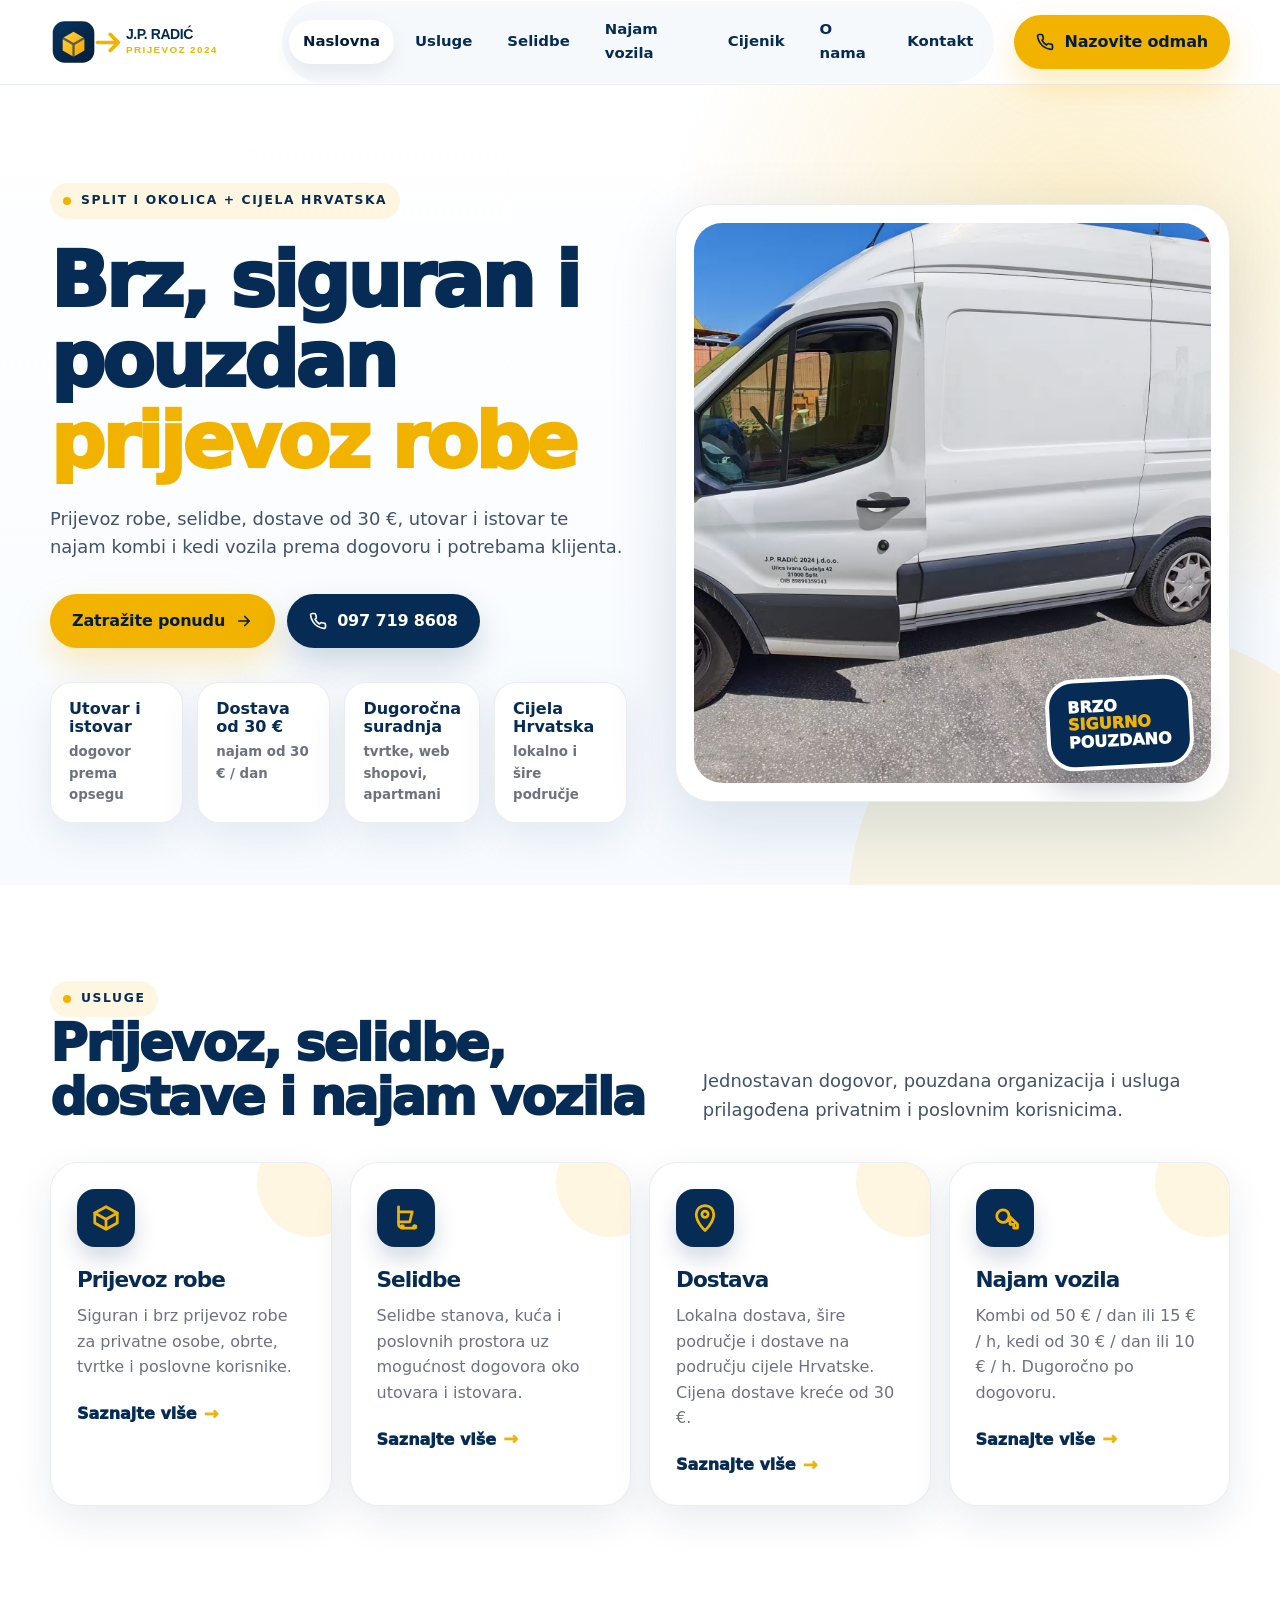
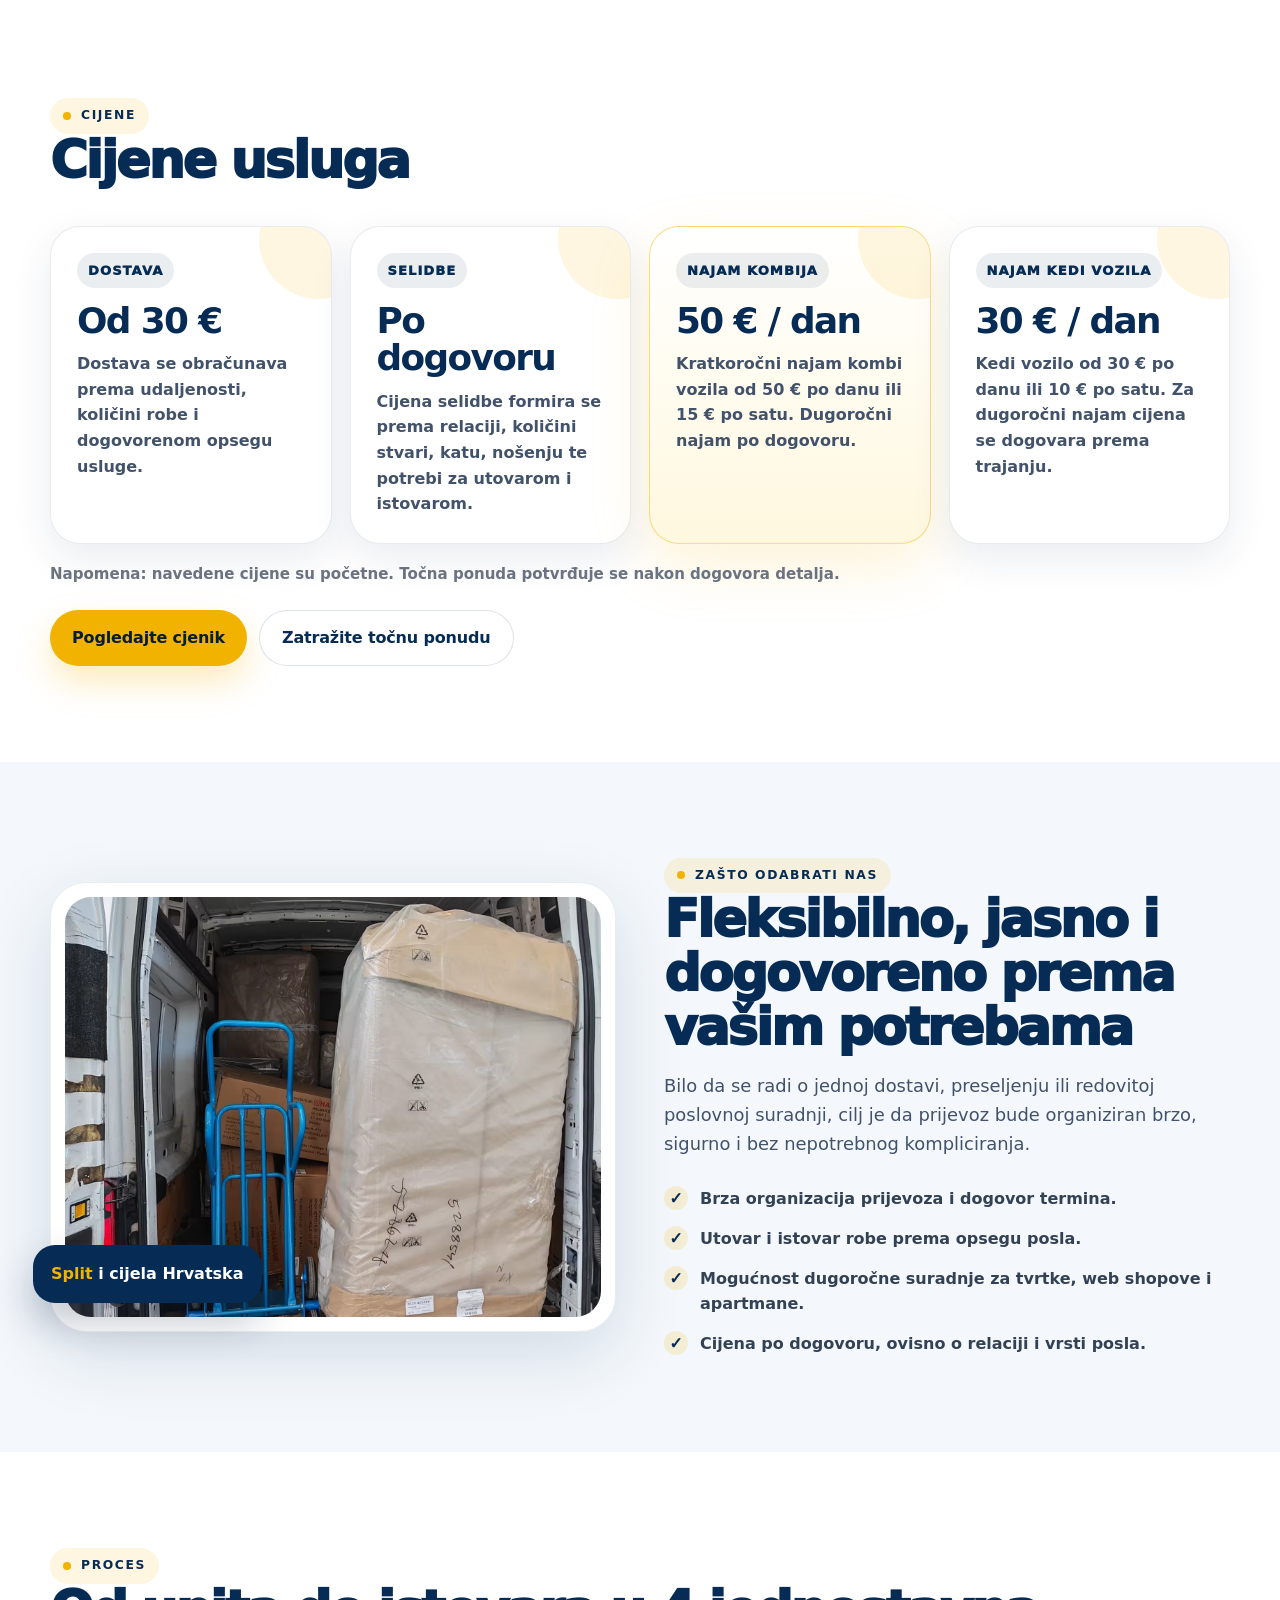
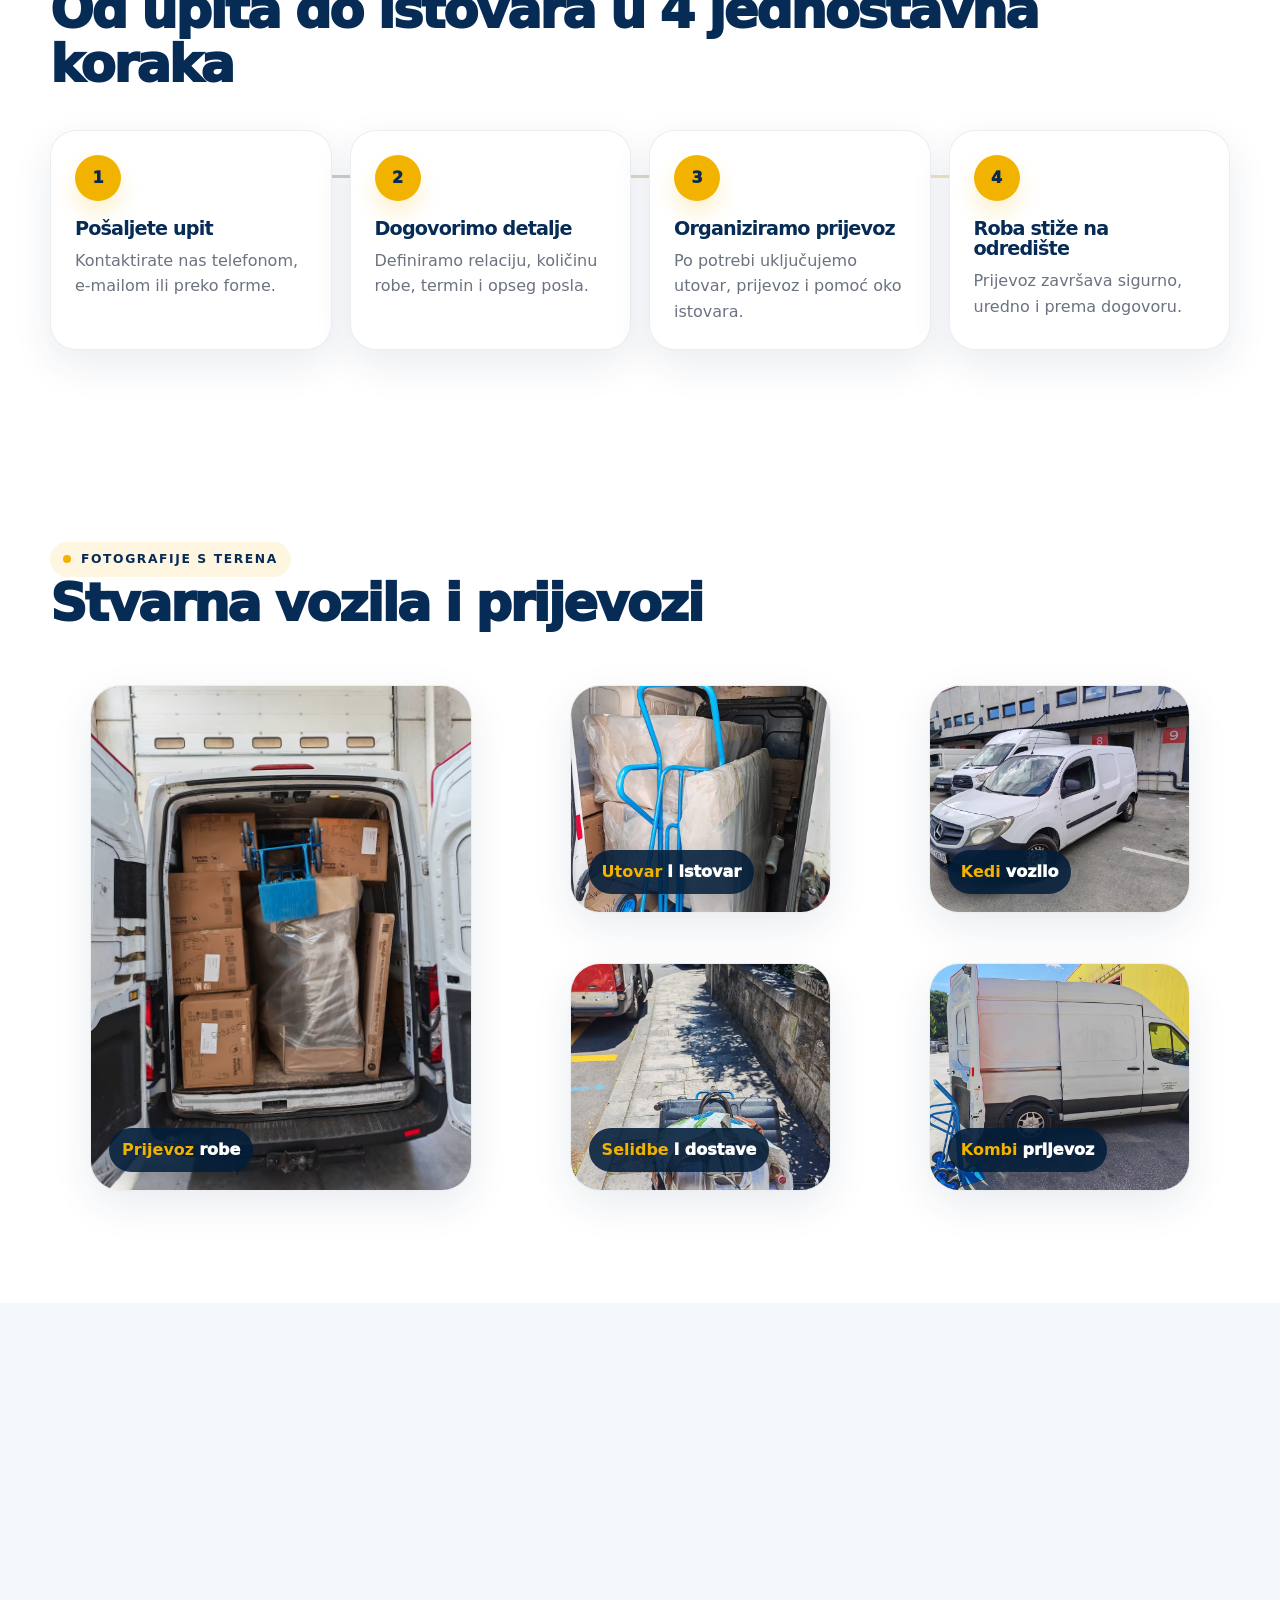
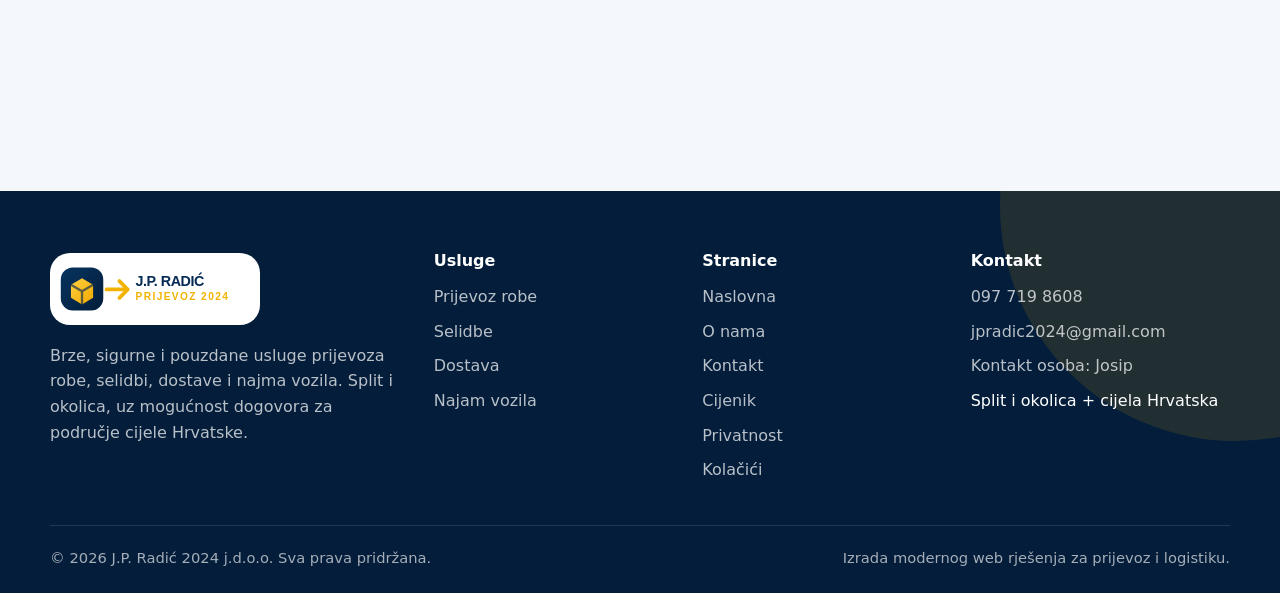
<file: index.html>
<!doctype html>
<html lang="hr">
<head>
  <meta charset="utf-8">
  <meta name="viewport" content="width=device-width, initial-scale=1">
  <title>J.P. Radić 2024 | Prijevoz robe, selidbe i najam vozila Split</title>
  <meta name="description" content="Prijevoz robe, selidbe, dostava od 30 €, utovar i istovar te najam kombi i kedi vozila u Splitu i Hrvatskoj.">
  <meta name="theme-color" content="#062B55">
  <meta property="og:title" content="J.P. Radić 2024 | Prijevoz robe, selidbe i najam vozila Split">
  <meta property="og:description" content="Prijevoz robe, selidbe, dostava od 30 €, utovar i istovar te najam kombi i kedi vozila u Splitu i Hrvatskoj.">
  <meta property="og:type" content="website">
  <link rel="icon" href="assets/img/favicon.svg" type="image/svg+xml">
  <link rel="preload" href="assets/img/logo.svg" as="image">
  <link rel="stylesheet" href="assets/css/style.css">
  <script type="application/ld+json">
  {
    "@context": "https://schema.org",
    "@type": "LocalBusiness",
    "name": "J.P. Radić 2024 j.d.o.o.",
    "description": "Prijevoz robe, selidbe, dostava i najam vozila u Splitu, okolici i cijeloj Hrvatskoj.",
    "telephone": "+385977198608",
    "email": "jpradic2024@gmail.com",
    "address": {"@type":"PostalAddress","addressLocality":"Split","addressCountry":"HR"},
    "areaServed": ["Split", "Hrvatska"],
    "url": "https://jpradic2024.hr/"
  }
  </script>
</head>
<body>

<div class="intro-loader" aria-label="Učitavanje web stranice">
  <div class="intro-card">
    <div class="intro-top">
      <img src="assets/img/logo.svg" alt="J.P. Radić 2024 logo">
      <span>Utovar → prijevoz → istovar</span>
    </div>
    <div class="route-track">
      <div class="route-line"></div>
      <div class="route-dot start"></div>
      <div class="route-dot end"></div>
      <div class="route-label left">Utovar</div>
      <div class="route-label right">Istovar</div>
      <div class="loader-van" aria-hidden="true">
        <div class="loader-package"></div>
        <svg viewBox="0 0 150 90" fill="none"><path d="M18 42h81c16 0 29 13 29 29v4H9V51c0-5 4-9 9-9Z" fill="#fff" stroke="#062B55" stroke-width="6"/><path d="M88 42h33l20 22v11H88V42Z" fill="#EAF2FB" stroke="#062B55" stroke-width="6"/><path d="M9 64h132" stroke="#062B55" stroke-width="8"/><circle cx="39" cy="76" r="11" fill="#111827"/><circle cx="111" cy="76" r="11" fill="#111827"/><path d="M28 32h28v22H28z" fill="#F2B300"/><path d="M28 32l14 9 14-9M42 41v13" stroke="#7A5410" stroke-width="3" opacity=".6"/></svg>
      </div>
    </div>
    <div class="loader-progress"><span></span></div>
  </div>
</div>

<a class="skip-link" href="#main">Preskoči na sadržaj</a>
<header class="site-header">
  <div class="container navbar">
    <a class="brand" href="index.html" aria-label="J.P. Radić 2024 - početna"><img src="assets/img/logo.svg" alt="J.P. Radić 2024 logo"></a>
    <nav class="desktop-nav" aria-label="Glavna navigacija"><a href="index.html" class="active">Naslovna</a><a href="usluge.html" class="">Usluge</a><a href="selidbe.html" class="">Selidbe</a><a href="najam-vozila.html" class="">Najam vozila</a><a href="cijenik.html" class="">Cijenik</a><a href="o-nama.html" class="">O nama</a><a href="kontakt.html" class="">Kontakt</a></nav>
    <div class="nav-actions">
      <a class="btn btn-primary" href="tel:+385977198608"><svg viewBox="0 0 24 24" fill="none"><path d="M22 16.9v3a2 2 0 0 1-2.18 2 19.8 19.8 0 0 1-8.63-3.07 19.5 19.5 0 0 1-6-6A19.8 19.8 0 0 1 2.1 4.18 2 2 0 0 1 4.1 2h3a2 2 0 0 1 2 1.72c.13.95.35 1.88.66 2.77a2 2 0 0 1-.45 2.11L8.04 9.88a16 16 0 0 0 6.08 6.08l1.28-1.27a2 2 0 0 1 2.11-.45c.89.31 1.82.53 2.77.66A2 2 0 0 1 22 16.9z" stroke="currentColor" stroke-width="2.2" stroke-linecap="round" stroke-linejoin="round"/></svg> Nazovite odmah</a>
      <button class="menu-btn" aria-label="Otvori izbornik" aria-expanded="false"><span></span><span></span><span></span></button>
    </div>
  </div>
  <div class="mobile-panel">
    <div class="container">
      <a href="index.html">Naslovna<span>→</span></a><a href="usluge.html">Usluge<span>→</span></a><a href="selidbe.html">Selidbe<span>→</span></a><a href="najam-vozila.html">Najam vozila<span>→</span></a><a href="cijenik.html">Cijenik<span>→</span></a><a href="o-nama.html">O nama<span>→</span></a><a href="kontakt.html">Kontakt<span>→</span></a>
      <div class="mobile-cta">
        <a class="btn btn-primary" href="tel:+385977198608">Nazovite odmah</a>
        <a class="btn btn-secondary" href="kontakt.html">Pošaljite upit</a>
      </div>
    </div>
  </div>
</header>

<main id="main">

<section class="hero">
  <div class="container hero-grid">
    <div class="hero-copy reveal">
      <span class="eyebrow">Split i okolica + cijela Hrvatska</span>
      <h1>Brz, siguran i pouzdan <span class="accent">prijevoz robe</span></h1>
      <p class="lead">Prijevoz robe, selidbe, dostave od 30 €, utovar i istovar te najam kombi i kedi vozila prema dogovoru i potrebama klijenta.</p>
      <div class="hero-cta">
        <a class="btn btn-primary" href="kontakt.html">Zatražite ponudu <svg viewBox="0 0 24 24" fill="none"><path d="M5 12h14M13 6l6 6-6 6" stroke="currentColor" stroke-width="2.2" stroke-linecap="round" stroke-linejoin="round"/></svg></a>
        <a class="btn btn-secondary" href="tel:+385977198608"><svg viewBox="0 0 24 24" fill="none"><path d="M22 16.9v3a2 2 0 0 1-2.18 2 19.8 19.8 0 0 1-8.63-3.07 19.5 19.5 0 0 1-6-6A19.8 19.8 0 0 1 2.1 4.18 2 2 0 0 1 4.1 2h3a2 2 0 0 1 2 1.72c.13.95.35 1.88.66 2.77a2 2 0 0 1-.45 2.11L8.04 9.88a16 16 0 0 0 6.08 6.08l1.28-1.27a2 2 0 0 1 2.11-.45c.89.31 1.82.53 2.77.66A2 2 0 0 1 22 16.9z" stroke="currentColor" stroke-width="2.2" stroke-linecap="round" stroke-linejoin="round"/></svg> 097 719 8608</a>
      </div>
      <div class="quick-stats">
        <div class="stat"><strong>Utovar i istovar</strong><small>dogovor prema opsegu</small></div>
        <div class="stat"><strong>Dostava od 30 €</strong><small>najam od 30 € / dan</small></div>
        <div class="stat"><strong>Dugoročna suradnja</strong><small>tvrtke, web shopovi, apartmani</small></div>
        <div class="stat"><strong>Cijela Hrvatska</strong><small>lokalno i šire područje</small></div>
      </div>
    </div>
    <div class="hero-card reveal">
      <img src="assets/img/photos/kombi-vanjski-1.avif" alt="Bijeli kombi za prijevoz robe J.P. Radić 2024">
      <div class="hero-badge">Brzo <span>Sigurno</span> Pouzdano</div>
    </div>
  </div>
</section>

<section class="section" id="usluge">
  <div class="container">
    <div class="section-head reveal">
      <div>
        <span class="eyebrow">Usluge</span>
        <h2>Prijevoz, selidbe, dostave i najam vozila</h2>
      </div>
      <p class="lead">Jednostavan dogovor, pouzdana organizacija i usluga prilagođena privatnim i poslovnim korisnicima.</p>
    </div>
    <div class="cards">
      <article class="service-card reveal"><div class="icon"><svg viewBox="0 0 24 24" fill="none"><path d="m21 8-9-5-9 5 9 5 9-5Z" stroke="currentColor" stroke-width="2.2" stroke-linecap="round" stroke-linejoin="round"/><path d="M3 8v8l9 5 9-5V8M12 13v8" stroke="currentColor" stroke-width="2.2" stroke-linecap="round" stroke-linejoin="round"/></svg></div><h3>Prijevoz robe</h3><p>Siguran i brz prijevoz robe za privatne osobe, obrte, tvrtke i poslovne korisnike.</p><a class="card-link" href="usluge.html">Saznajte više <span>→</span></a></article>
      <article class="service-card reveal"><div class="icon"><svg viewBox="0 0 24 24" fill="none"><path d="M6 3v14a3 3 0 0 0 3 3h10" stroke="currentColor" stroke-width="2.2" stroke-linecap="round"/><path d="M6 7h11l-2 8H6" stroke="currentColor" stroke-width="2.2" stroke-linecap="round" stroke-linejoin="round"/><path d="M9 20a1 1 0 1 0 0-2 1 1 0 0 0 0 2ZM19 20a1 1 0 1 0 0-2 1 1 0 0 0 0 2Z" stroke="currentColor" stroke-width="2"/></svg></div><h3>Selidbe</h3><p>Selidbe stanova, kuća i poslovnih prostora uz mogućnost dogovora oko utovara i istovara.</p><a class="card-link" href="selidbe.html">Saznajte više <span>→</span></a></article>
      <article class="service-card reveal"><div class="icon"><svg viewBox="0 0 24 24" fill="none"><path d="M12 22s7-6.2 7-13a7 7 0 1 0-14 0c0 6.8 7 13 7 13Z" stroke="currentColor" stroke-width="2.2" stroke-linecap="round" stroke-linejoin="round"/><path d="M12 11.5a2.5 2.5 0 1 0 0-5 2.5 2.5 0 0 0 0 5Z" stroke="currentColor" stroke-width="2.2"/></svg></div><h3>Dostava</h3><p>Lokalna dostava, šire područje i dostave na području cijele Hrvatske. Cijena dostave kreće od 30 €.</p><a class="card-link" href="usluge.html#dostava">Saznajte više <span>→</span></a></article>
      <article class="service-card reveal"><div class="icon"><svg viewBox="0 0 24 24" fill="none"><path d="M14 7a5 5 0 1 0 1.46 3.54L22 17v3h-3v-3h-3v-3h-2.54A5 5 0 0 0 14 7Z" stroke="currentColor" stroke-width="2.2" stroke-linecap="round" stroke-linejoin="round"/></svg></div><h3>Najam vozila</h3><p>Kombi od 50 € / dan ili 15 € / h, kedi od 30 € / dan ili 10 € / h. Dugoročno po dogovoru.</p><a class="card-link" href="najam-vozila.html">Saznajte više <span>→</span></a></article>
    </div>
  </div>
</section>


<section class="section price-section" id="cijene">
  <div class="container">
    <div class="section-head reveal">
      <div><span class="eyebrow">Cijene</span><h2>Cijene usluga</h2></div>
    </div>
    <div class="pricing-grid">
      <article class="price-card reveal"><span class="price-label">Dostava</span><h3>Od 30 €</h3><p>Dostava se obračunava prema udaljenosti, količini robe i dogovorenom opsegu usluge.</p></article>
      <article class="price-card reveal"><span class="price-label">Selidbe</span><h3>Po dogovoru</h3><p>Cijena selidbe formira se prema relaciji, količini stvari, katu, nošenju te potrebi za utovarom i istovarom.</p></article>
      <article class="price-card featured reveal"><span class="price-label">Najam kombija</span><h3>50 € / dan</h3><p>Kratkoročni najam kombi vozila od 50 € po danu ili 15 € po satu. Dugoročni najam po dogovoru.</p></article>
      <article class="price-card reveal"><span class="price-label">Najam kedi vozila</span><h3>30 € / dan</h3><p>Kedi vozilo od 30 € po danu ili 10 € po satu. Za dugoročni najam cijena se dogovara prema trajanju.</p></article>
    </div>
    <p class="price-disclaimer reveal">Napomena: navedene cijene su početne. Točna ponuda potvrđuje se nakon dogovora detalja.</p>
    <div class="price-actions reveal"><a class="btn btn-primary" href="cijenik.html">Pogledajte cjenik</a><a class="btn btn-ghost" href="kontakt.html">Zatražite točnu ponudu</a></div>
  </div>
</section>

<section class="section soft">
  <div class="container split">
    <div class="image-frame reveal">
      <img src="assets/img/photos/kombi-selidba-namjestaj.avif" alt="Utovar robe i namještaja u kombi za prijevoz">
      <div class="floating-note"><strong>Split</strong> i cijela Hrvatska</div>
    </div>
    <div class="reveal">
      <span class="eyebrow">Zašto odabrati nas</span>
      <h2>Fleksibilno, jasno i dogovoreno prema vašim potrebama</h2>
      <p class="lead" style="margin-top:18px">Bilo da se radi o jednoj dostavi, preseljenju ili redovitoj poslovnoj suradnji, cilj je da prijevoz bude organiziran brzo, sigurno i bez nepotrebnog kompliciranja.</p>
      <ul class="list-check">
        <li>Brza organizacija prijevoza i dogovor termina.</li>
        <li>Utovar i istovar robe prema opsegu posla.</li>
        <li>Mogućnost dugoročne suradnje za tvrtke, web shopove i apartmane.</li>
        <li>Cijena po dogovoru, ovisno o relaciji i vrsti posla.</li>
      </ul>
    </div>
  </div>
</section>

<section class="section">
  <div class="container">
    <div class="section-head reveal">
      <div><span class="eyebrow">Proces</span><h2>Od upita do istovara u 4 jednostavna koraka</h2></div>
    </div>
    <div class="process">
      <div class="step reveal"><div class="step-number">1</div><h3>Pošaljete upit</h3><p>Kontaktirate nas telefonom, e-mailom ili preko forme.</p></div>
      <div class="step reveal"><div class="step-number">2</div><h3>Dogovorimo detalje</h3><p>Definiramo relaciju, količinu robe, termin i opseg posla.</p></div>
      <div class="step reveal"><div class="step-number">3</div><h3>Organiziramo prijevoz</h3><p>Po potrebi uključujemo utovar, prijevoz i pomoć oko istovara.</p></div>
      <div class="step reveal"><div class="step-number">4</div><h3>Roba stiže na odredište</h3><p>Prijevoz završava sigurno, uredno i prema dogovoru.</p></div>
    </div>
  </div>
</section>


<section class="section">
  <div class="container">
    <div class="section-head reveal">
      <div><span class="eyebrow">Fotografije s terena</span><h2>Stvarna vozila i prijevozi</h2></div>
    </div>
    <div class="work-gallery">
      <figure class="work-photo large reveal"><img loading="lazy" src="assets/img/photos/kombi-roba-kutije.avif" alt="Roba i kutije pripremljene za prijevoz u kombiju"><span><strong>Prijevoz</strong> robe</span></figure>
      <figure class="work-photo reveal"><img loading="lazy" src="assets/img/photos/kombi-dostava-kolica.avif" alt="Utovar robe pomoću transportnih kolica"><span><strong>Utovar</strong> i istovar</span></figure>
      <figure class="work-photo reveal"><img loading="lazy" src="assets/img/photos/kedi-vozilo-1.avif" alt="Kedi vozilo za manje dostave i najam"><span><strong>Kedi</strong> vozilo</span></figure>
      <figure class="work-photo reveal"><img loading="lazy" src="assets/img/photos/utovar-kolica-ulica.avif" alt="Transportna kolica i roba tijekom selidbe"><span><strong>Selidbe</strong> i dostave</span></figure>
      <figure class="work-photo reveal"><img loading="lazy" src="assets/img/photos/kombi-vanjski-2.avif" alt="Bijeli kombi za prijevoz robe i dostavu"><span><strong>Kombi</strong> prijevoz</span></figure>
    </div>
  </div>
</section>

<section class="section soft">
  <div class="container">
    <div class="cta-band reveal">
      <div>
        <span class="eyebrow">Dugoročna suradnja</span>
        <h2>Rješenje za tvrtke, web shopove i apartmane</h2>
        <p>Za redovne dostave, prijevoz robe, logističku podršku ili najam vozila moguće je dogovoriti dugoročnu suradnju prema realnim potrebama poslovanja.</p>
      </div>
      <div class="cta-actions">
        <a class="btn btn-primary" href="kontakt.html">Pošaljite upit</a>
        <a class="btn btn-ghost" href="tel:+385977198608">Nazovite</a>
      </div>
    </div>
  </div>
</section>
</main>
<footer class="site-footer">
  <div class="container">
    <div class="footer-grid">
      <div>
        <img class="footer-logo" src="assets/img/logo.svg" alt="J.P. Radić 2024 logo">
        <p style="margin-top:18px">Brze, sigurne i pouzdane usluge prijevoza robe, selidbi, dostave i najma vozila. Split i okolica, uz mogućnost dogovora za područje cijele Hrvatske.</p>
      </div>
      <div>
        <h3>Usluge</h3>
        <div class="footer-links">
          <a href="usluge.html">Prijevoz robe</a>
          <a href="selidbe.html">Selidbe</a>
          <a href="usluge.html#dostava">Dostava</a>
          <a href="najam-vozila.html">Najam vozila</a>
        </div>
      </div>
      <div>
        <h3>Stranice</h3>
        <div class="footer-links">
          <a href="index.html">Naslovna</a>
          <a href="o-nama.html">O nama</a>
          <a href="kontakt.html">Kontakt</a>
          <a href="cijenik.html">Cijenik</a>
          <a href="privatnost.html">Privatnost</a>
          <a href="kolacici.html">Kolačići</a>
        </div>
      </div>
      <div>
        <h3>Kontakt</h3>
        <div class="footer-links">
          <a href="tel:+385977198608">097 719 8608</a>
          <a href="mailto:jpradic2024@gmail.com">jpradic2024@gmail.com</a>
          <a href="kontakt.html">Kontakt osoba: Josip</a>
          <span>Split i okolica + cijela Hrvatska</span>
        </div>
      </div>
    </div>
    <div class="footer-bottom">
      <span>© 2026 J.P. Radić 2024 j.d.o.o. Sva prava pridržana.</span>
      <span>Izrada modernog web rješenja za prijevoz i logistiku.</span>
    </div>
  </div>
</footer>
<div class="sticky-mobile-actions">
  <a href="tel:+385977198608">Poziv</a>
  <a href="https://wa.me/385977198608" target="_blank" rel="noopener">WhatsApp</a>
  <a href="mailto:jpradic2024@gmail.com">E-mail</a>
</div>
<script src="assets/js/main.js"></script>
</body>
</html>
</file>
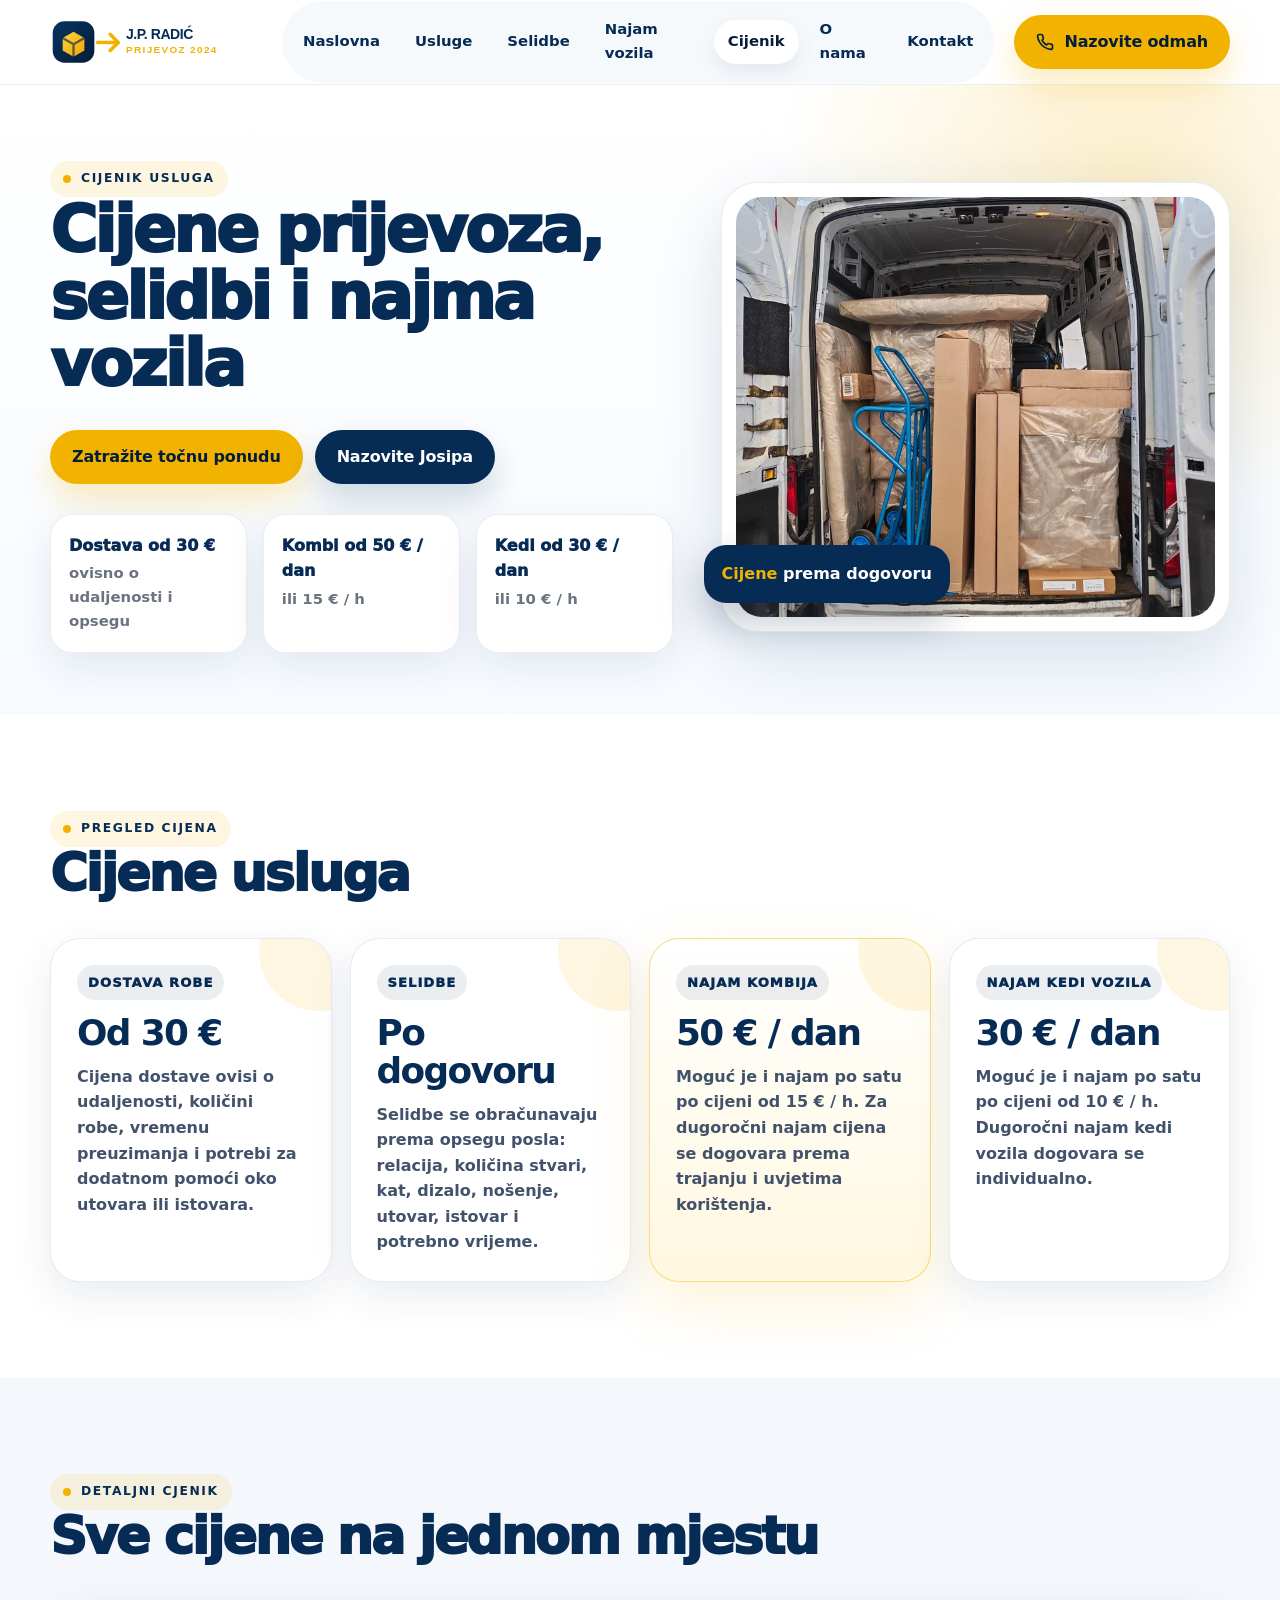
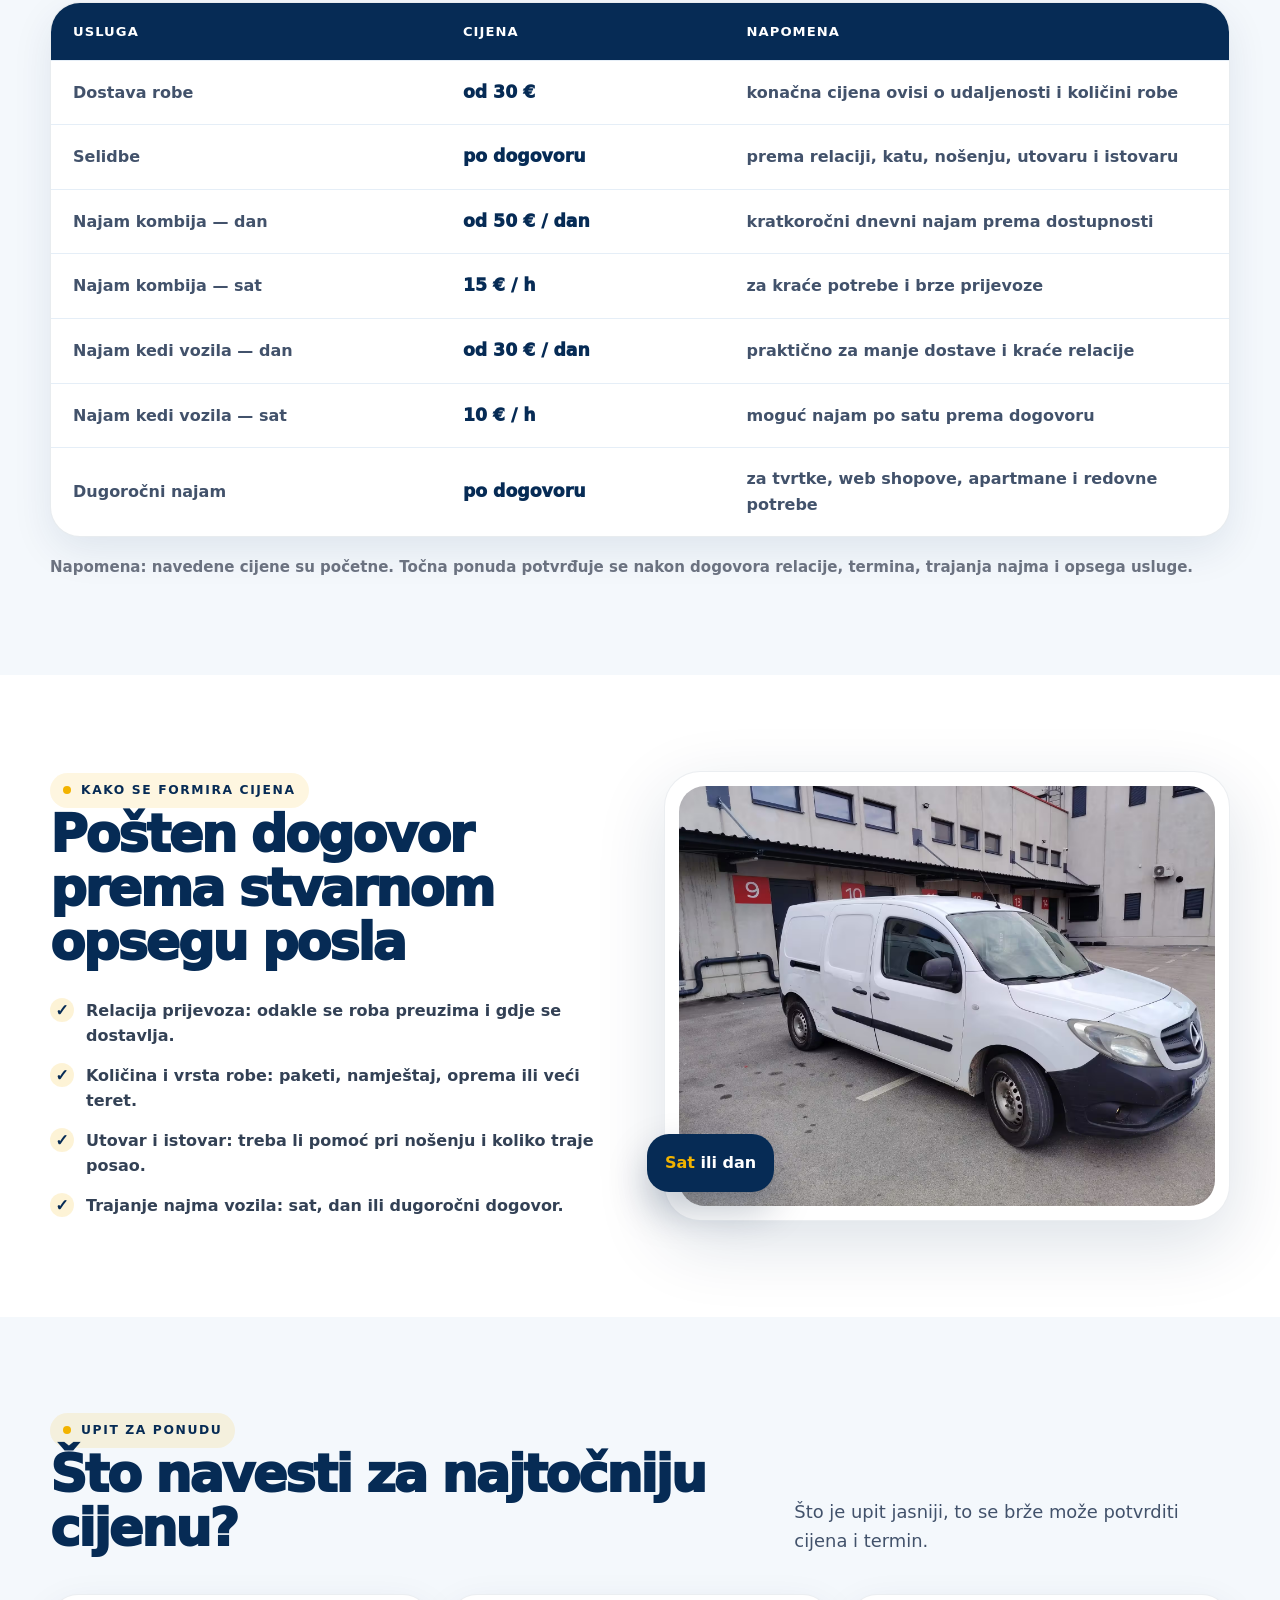
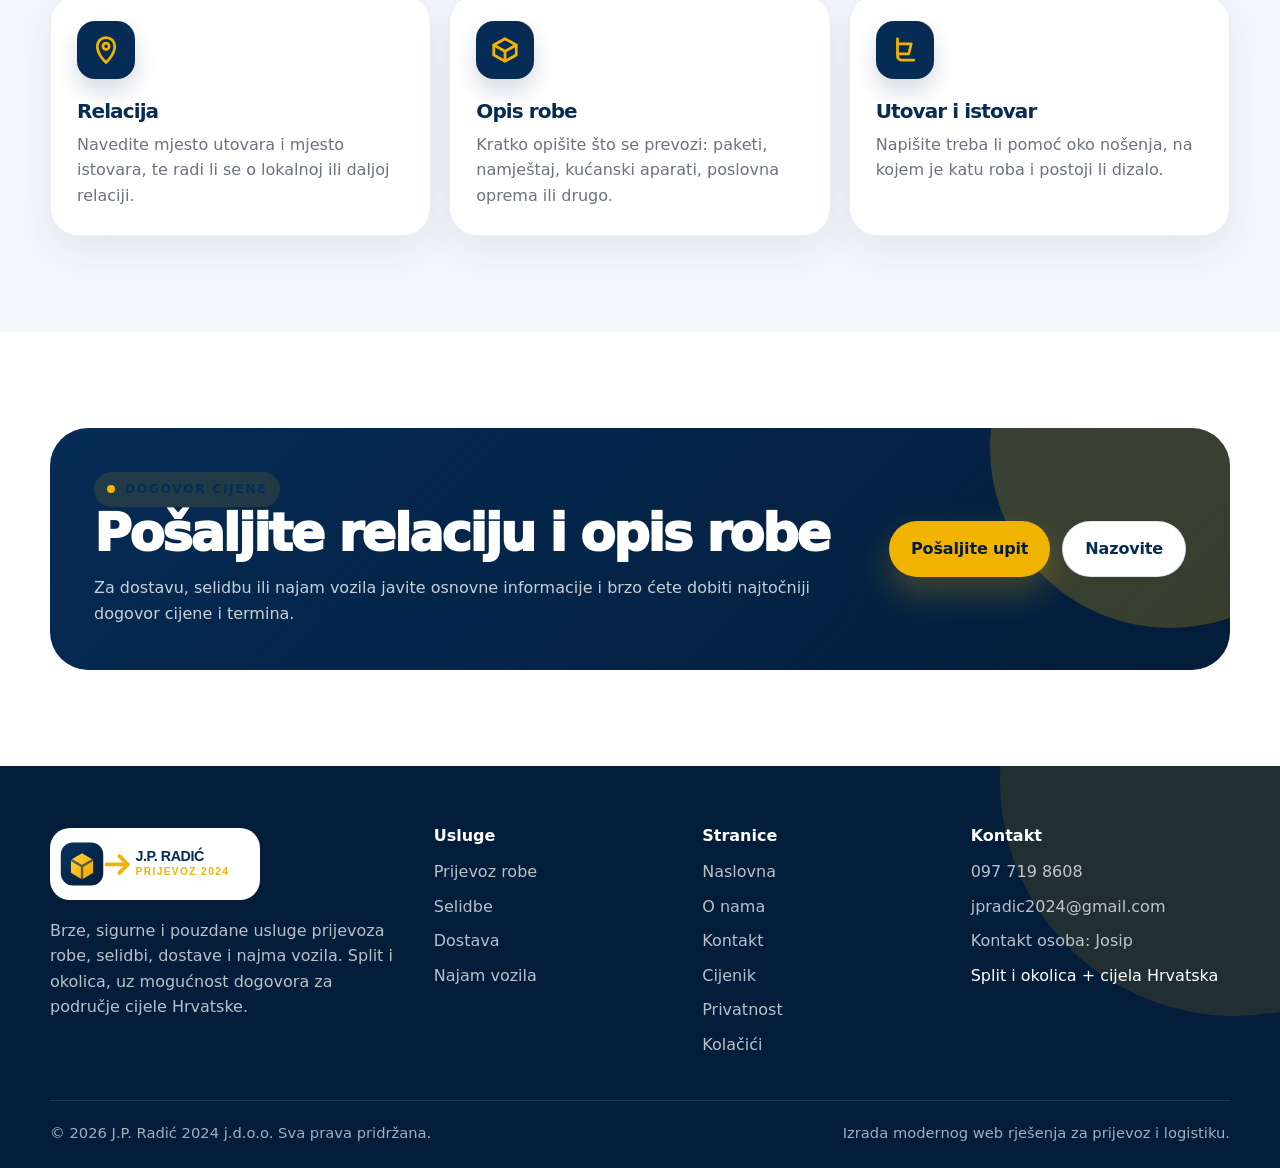
<file: cijenik.html>
<!doctype html>
<html lang="hr">
<head>
  <meta charset="utf-8">
  <meta name="viewport" content="width=device-width, initial-scale=1">
  <title>Cijenik | J.P. Radić 2024 - prijevoz, selidbe i najam vozila Split</title>
  <meta name="description" content="Cijenik usluga J.P. Radić 2024: dostava od 30 €, selidbe po dogovoru, najam kombija od 50 € / dan ili 15 € / h i kedi vozila od 30 € / dan ili 10 € / h.">
  <meta name="theme-color" content="#062B55">
  <meta property="og:title" content="Cijenik | J.P. Radić 2024">
  <meta property="og:description" content="Cijene dostave, selidbi i najma kombi ili kedi vozila u Splitu i Hrvatskoj.">
  <meta property="og:type" content="website">
  <link rel="icon" href="assets/img/favicon.svg" type="image/svg+xml">
  <link rel="preload" href="assets/img/logo.svg" as="image">
  <link rel="stylesheet" href="assets/css/style.css">
</head>
<body>
<a class="skip-link" href="#main">Preskoči na sadržaj</a>
<header class="site-header">
  <div class="container navbar">
    <a class="brand" href="index.html" aria-label="J.P. Radić 2024 - početna"><img src="assets/img/logo.svg" alt="J.P. Radić 2024 logo"></a>
    <nav class="desktop-nav" aria-label="Glavna navigacija"><a href="index.html" class="">Naslovna</a><a href="usluge.html" class="">Usluge</a><a href="selidbe.html" class="">Selidbe</a><a href="najam-vozila.html" class="">Najam vozila</a><a href="cijenik.html" class="active">Cijenik</a><a href="o-nama.html" class="">O nama</a><a href="kontakt.html" class="">Kontakt</a></nav>
    <div class="nav-actions">
      <a class="btn btn-primary" href="tel:+385977198608"><svg viewBox="0 0 24 24" fill="none"><path d="M22 16.9v3a2 2 0 0 1-2.18 2 19.8 19.8 0 0 1-8.63-3.07 19.5 19.5 0 0 1-6-6A19.8 19.8 0 0 1 2.1 4.18 2 2 0 0 1 4.1 2h3a2 2 0 0 1 2 1.72c.13.95.35 1.88.66 2.77a2 2 0 0 1-.45 2.11L8.04 9.88a16 16 0 0 0 6.08 6.08l1.28-1.27a2 2 0 0 1 2.11-.45c.89.31 1.82.53 2.77.66A2 2 0 0 1 22 16.9z" stroke="currentColor" stroke-width="2.2" stroke-linecap="round" stroke-linejoin="round"/></svg> Nazovite odmah</a>
      <button class="menu-btn" aria-label="Otvori izbornik" aria-expanded="false"><span></span><span></span><span></span></button>
    </div>
  </div>
  <div class="mobile-panel">
    <div class="container">
      <a href="index.html">Naslovna<span>→</span></a><a href="usluge.html">Usluge<span>→</span></a><a href="selidbe.html">Selidbe<span>→</span></a><a href="najam-vozila.html">Najam vozila<span>→</span></a><a href="cijenik.html">Cijenik<span>→</span></a><a href="o-nama.html">O nama<span>→</span></a><a href="kontakt.html">Kontakt<span>→</span></a>
      <div class="mobile-cta">
        <a class="btn btn-primary" href="tel:+385977198608">Nazovite odmah</a>
        <a class="btn btn-secondary" href="kontakt.html">Pošaljite upit</a>
      </div>
    </div>
  </div>
</header>

<main id="main">

<section class="page-hero">
  <div class="container page-hero-grid">
    <div class="reveal">
      <span class="eyebrow">Cijenik usluga</span>
      <h1>Cijene prijevoza, selidbi i najma vozila</h1>
      <div class="hero-cta"><a class="btn btn-primary" href="kontakt.html">Zatražite točnu ponudu</a><a class="btn btn-secondary" href="tel:+385977198608">Nazovite Josipa</a></div>
      <div class="mini-card-grid">
        <div class="mini-card"><strong>Dostava od 30 €</strong><span>ovisno o udaljenosti i opsegu</span></div>
        <div class="mini-card"><strong>Kombi od 50 € / dan</strong><span>ili 15 € / h</span></div>
        <div class="mini-card"><strong>Kedi od 30 € / dan</strong><span>ili 10 € / h</span></div>
      </div>
    </div>
    <div class="image-frame reveal">
      <img src="assets/img/photos/kombi-utovar-paketi.avif" alt="Utovar paketa i robe u kombi vozilo">
      <div class="floating-note"><strong>Cijene</strong> prema dogovoru</div>
    </div>
  </div>
</section>

<section class="section price-section">
  <div class="container">
    <div class="section-head reveal">
      <div><span class="eyebrow">Pregled cijena</span><h2>Cijene usluga</h2></div>
    </div>
    <div class="pricing-grid">
      <article class="price-card reveal"><span class="price-label">Dostava robe</span><h3>Od 30 €</h3><p>Cijena dostave ovisi o udaljenosti, količini robe, vremenu preuzimanja i potrebi za dodatnom pomoći oko utovara ili istovara.</p></article>
      <article class="price-card reveal"><span class="price-label">Selidbe</span><h3>Po dogovoru</h3><p>Selidbe se obračunavaju prema opsegu posla: relacija, količina stvari, kat, dizalo, nošenje, utovar, istovar i potrebno vrijeme.</p></article>
      <article class="price-card featured reveal"><span class="price-label">Najam kombija</span><h3>50 € / dan</h3><p>Moguć je i najam po satu po cijeni od 15 € / h. Za dugoročni najam cijena se dogovara prema trajanju i uvjetima korištenja.</p></article>
      <article class="price-card reveal"><span class="price-label">Najam kedi vozila</span><h3>30 € / dan</h3><p>Moguć je i najam po satu po cijeni od 10 € / h. Dugoročni najam kedi vozila dogovara se individualno.</p></article>
    </div>
  </div>
</section>

<section class="section soft">
  <div class="container">
    <div class="section-head reveal">
      <div><span class="eyebrow">Detaljni cjenik</span><h2>Sve cijene na jednom mjestu</h2></div>
    </div>
    <div class="price-table reveal">
      <div class="price-row head"><span>Usluga</span><span>Cijena</span><span>Napomena</span></div>
      <div class="price-row"><span>Dostava robe</span><strong>od 30 €</strong><span>konačna cijena ovisi o udaljenosti i količini robe</span></div>
      <div class="price-row"><span>Selidbe</span><strong>po dogovoru</strong><span>prema relaciji, katu, nošenju, utovaru i istovaru</span></div>
      <div class="price-row"><span>Najam kombija — dan</span><strong>od 50 € / dan</strong><span>kratkoročni dnevni najam prema dostupnosti</span></div>
      <div class="price-row"><span>Najam kombija — sat</span><strong>15 € / h</strong><span>za kraće potrebe i brze prijevoze</span></div>
      <div class="price-row"><span>Najam kedi vozila — dan</span><strong>od 30 € / dan</strong><span>praktično za manje dostave i kraće relacije</span></div>
      <div class="price-row"><span>Najam kedi vozila — sat</span><strong>10 € / h</strong><span>moguć najam po satu prema dogovoru</span></div>
      <div class="price-row"><span>Dugoročni najam</span><strong>po dogovoru</strong><span>za tvrtke, web shopove, apartmane i redovne potrebe</span></div>
    </div>
    <p class="price-disclaimer reveal">Napomena: navedene cijene su početne. Točna ponuda potvrđuje se nakon dogovora relacije, termina, trajanja najma i opsega usluge.</p>
  </div>
</section>

<section class="section">
  <div class="container split">
    <div class="reveal">
      <span class="eyebrow">Kako se formira cijena</span>
      <h2>Pošten dogovor prema stvarnom opsegu posla</h2>
      <ul class="list-check">
        <li>Relacija prijevoza: odakle se roba preuzima i gdje se dostavlja.</li>
        <li>Količina i vrsta robe: paketi, namještaj, oprema ili veći teret.</li>
        <li>Utovar i istovar: treba li pomoć pri nošenju i koliko traje posao.</li>
        <li>Trajanje najma vozila: sat, dan ili dugoročni dogovor.</li>
      </ul>
    </div>
    <div class="image-frame reveal">
      <img src="assets/img/photos/kedi-vozilo-2.avif" alt="Kedi vozilo za najam i dostavu robe">
      <div class="floating-note"><strong>Sat</strong> ili dan</div>
    </div>
  </div>
</section>

<section class="section soft">
  <div class="container">
    <div class="section-head reveal">
      <div><span class="eyebrow">Upit za ponudu</span><h2>Što navesti za najtočniju cijenu?</h2></div>
      <p class="lead">Što je upit jasniji, to se brže može potvrditi cijena i termin.</p>
    </div>
    <div class="feature-grid">
      <article class="feature-card reveal"><div class="icon"><svg viewBox="0 0 24 24" fill="none"><path d="M12 22s7-6.2 7-13a7 7 0 1 0-14 0c0 6.8 7 13 7 13Z" stroke="currentColor" stroke-width="2.2" stroke-linecap="round" stroke-linejoin="round"/><path d="M12 11.5a2.5 2.5 0 1 0 0-5 2.5 2.5 0 0 0 0 5Z" stroke="currentColor" stroke-width="2.2"/></svg></div><h3>Relacija</h3><p>Navedite mjesto utovara i mjesto istovara, te radi li se o lokalnoj ili daljoj relaciji.</p></article>
      <article class="feature-card reveal"><div class="icon"><svg viewBox="0 0 24 24" fill="none"><path d="m21 8-9-5-9 5 9 5 9-5Z" stroke="currentColor" stroke-width="2.2" stroke-linecap="round" stroke-linejoin="round"/><path d="M3 8v8l9 5 9-5V8M12 13v8" stroke="currentColor" stroke-width="2.2" stroke-linecap="round" stroke-linejoin="round"/></svg></div><h3>Opis robe</h3><p>Kratko opišite što se prevozi: paketi, namještaj, kućanski aparati, poslovna oprema ili drugo.</p></article>
      <article class="feature-card reveal"><div class="icon"><svg viewBox="0 0 24 24" fill="none"><path d="M6 3v14a3 3 0 0 0 3 3h10" stroke="currentColor" stroke-width="2.2" stroke-linecap="round"/><path d="M6 7h11l-2 8H6" stroke="currentColor" stroke-width="2.2" stroke-linecap="round" stroke-linejoin="round"/></svg></div><h3>Utovar i istovar</h3><p>Napišite treba li pomoć oko nošenja, na kojem je katu roba i postoji li dizalo.</p></article>
    </div>
  </div>
</section>

<section class="section">
  <div class="container">
    <div class="cta-band reveal">
      <div>
        <span class="eyebrow">Dogovor cijene</span>
        <h2>Pošaljite relaciju i opis robe</h2>
        <p>Za dostavu, selidbu ili najam vozila javite osnovne informacije i brzo ćete dobiti najtočniji dogovor cijene i termina.</p>
      </div>
      <div class="cta-actions">
        <a class="btn btn-primary" href="kontakt.html">Pošaljite upit</a>
        <a class="btn btn-ghost" href="tel:+385977198608">Nazovite</a>
      </div>
    </div>
  </div>
</section>
</main>

<footer class="site-footer">
  <div class="container">
    <div class="footer-grid">
      <div>
        <img class="footer-logo" src="assets/img/logo.svg" alt="J.P. Radić 2024 logo">
        <p style="margin-top:18px">Brze, sigurne i pouzdane usluge prijevoza robe, selidbi, dostave i najma vozila. Split i okolica, uz mogućnost dogovora za područje cijele Hrvatske.</p>
      </div>
      <div>
        <h3>Usluge</h3>
        <div class="footer-links">
          <a href="usluge.html">Prijevoz robe</a>
          <a href="selidbe.html">Selidbe</a>
          <a href="usluge.html#dostava">Dostava</a>
          <a href="najam-vozila.html">Najam vozila</a>
        </div>
      </div>
      <div>
        <h3>Stranice</h3>
        <div class="footer-links">
          <a href="index.html">Naslovna</a>
          <a href="o-nama.html">O nama</a>
          <a href="kontakt.html">Kontakt</a>
          <a href="cijenik.html">Cijenik</a>
          <a href="privatnost.html">Privatnost</a>
          <a href="kolacici.html">Kolačići</a>
        </div>
      </div>
      <div>
        <h3>Kontakt</h3>
        <div class="footer-links">
          <a href="tel:+385977198608">097 719 8608</a>
          <a href="mailto:jpradic2024@gmail.com">jpradic2024@gmail.com</a>
          <a href="kontakt.html">Kontakt osoba: Josip</a>
          <span>Split i okolica + cijela Hrvatska</span>
        </div>
      </div>
    </div>
    <div class="footer-bottom">
      <span>© 2026 J.P. Radić 2024 j.d.o.o. Sva prava pridržana.</span>
      <span>Izrada modernog web rješenja za prijevoz i logistiku.</span>
    </div>
  </div>
</footer>
<div class="sticky-mobile-actions">
  <a href="tel:+385977198608">Poziv</a>
  <a href="https://wa.me/385977198608" target="_blank" rel="noopener">WhatsApp</a>
  <a href="mailto:jpradic2024@gmail.com">E-mail</a>
</div>
<script src="assets/js/main.js"></script>
</body>
</html>
</file>
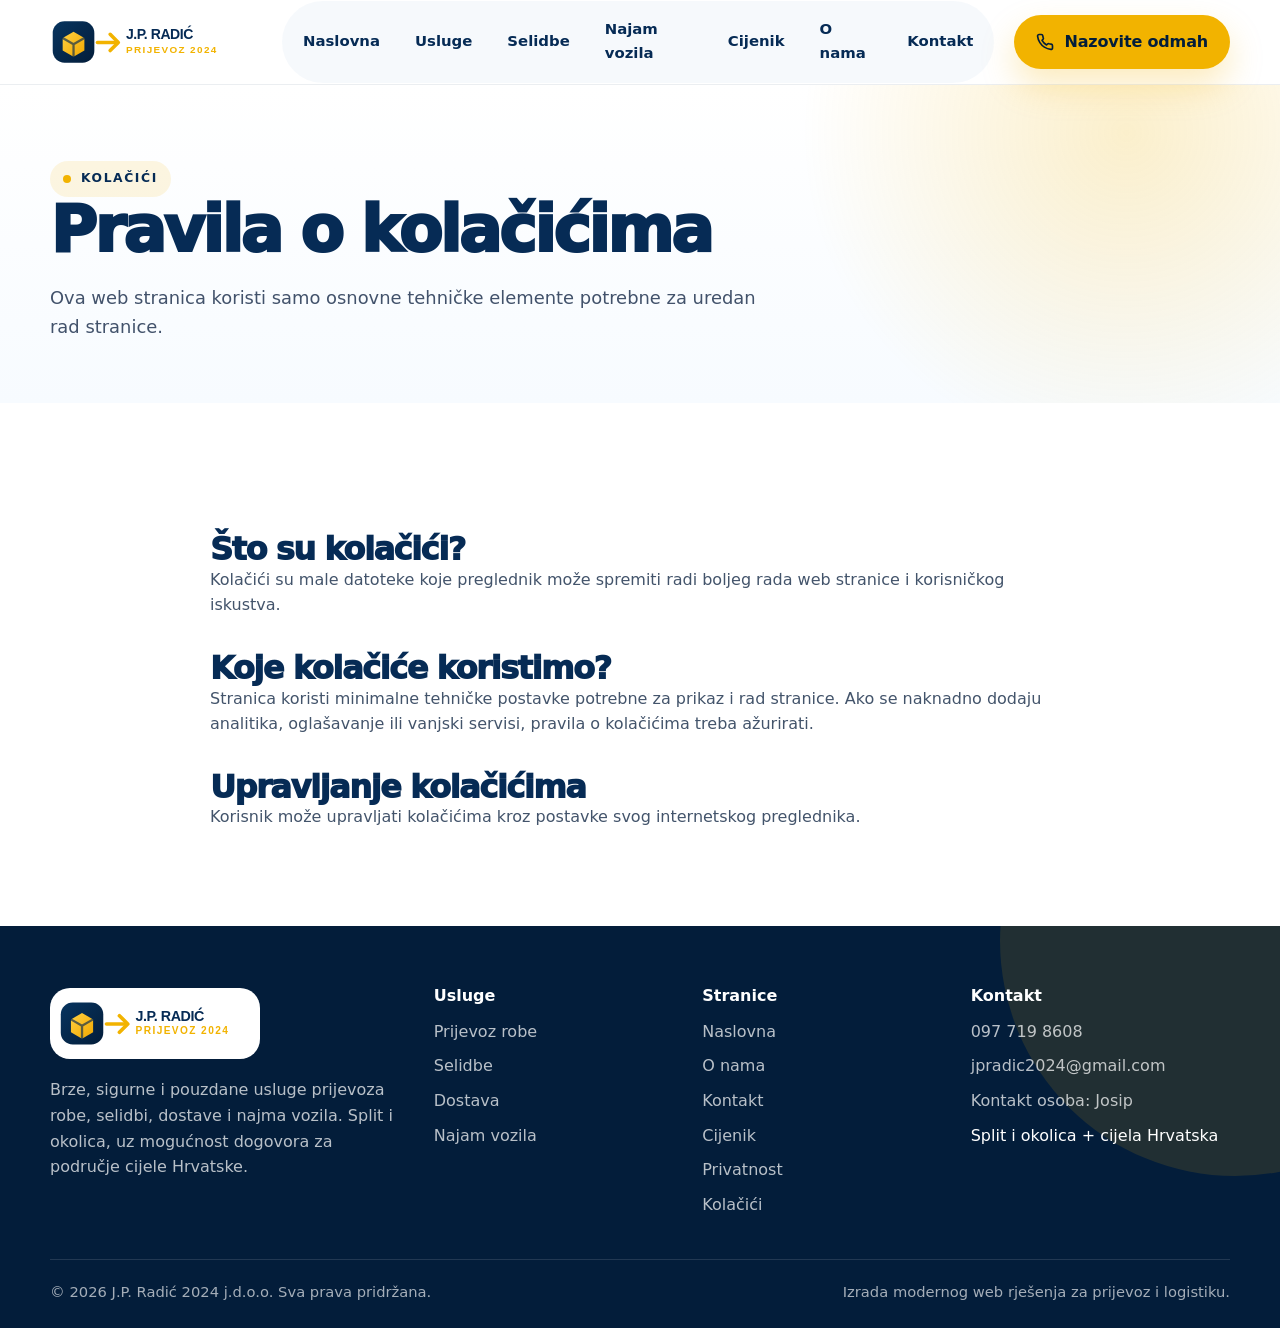
<file: kolacici.html>
<!doctype html>
<html lang="hr">
<head>
  <meta charset="utf-8">
  <meta name="viewport" content="width=device-width, initial-scale=1">
  <title>Pravila o kolačićima | J.P. Radić 2024</title>
  <meta name="description" content="Pravila o kolačićima za web stranicu J.P. Radić 2024 j.d.o.o.">
  <meta name="theme-color" content="#062B55">
  <meta property="og:title" content="Pravila o kolačićima | J.P. Radić 2024">
  <meta property="og:description" content="Pravila o kolačićima za web stranicu J.P. Radić 2024 j.d.o.o.">
  <meta property="og:type" content="website">
  <link rel="icon" href="assets/img/favicon.svg" type="image/svg+xml">
  <link rel="preload" href="assets/img/logo.svg" as="image">
  <link rel="stylesheet" href="assets/css/style.css">
  <script type="application/ld+json">
  {
    "@context": "https://schema.org",
    "@type": "LocalBusiness",
    "name": "J.P. Radić 2024 j.d.o.o.",
    "description": "Prijevoz robe, selidbe, dostava i najam vozila u Splitu, okolici i cijeloj Hrvatskoj.",
    "telephone": "+385977198608",
    "email": "jpradic2024@gmail.com",
    "address": {"@type":"PostalAddress","addressLocality":"Split","addressCountry":"HR"},
    "areaServed": ["Split", "Hrvatska"],
    "url": "https://jpradic2024.hr/"
  }
  </script>
</head>
<body>

<a class="skip-link" href="#main">Preskoči na sadržaj</a>
<header class="site-header">
  <div class="container navbar">
    <a class="brand" href="index.html" aria-label="J.P. Radić 2024 - početna"><img src="assets/img/logo.svg" alt="J.P. Radić 2024 logo"></a>
    <nav class="desktop-nav" aria-label="Glavna navigacija"><a href="index.html" class="">Naslovna</a><a href="usluge.html" class="">Usluge</a><a href="selidbe.html" class="">Selidbe</a><a href="najam-vozila.html" class="">Najam vozila</a><a href="cijenik.html" class="">Cijenik</a><a href="o-nama.html" class="">O nama</a><a href="kontakt.html" class="">Kontakt</a></nav>
    <div class="nav-actions">
      <a class="btn btn-primary" href="tel:+385977198608"><svg viewBox="0 0 24 24" fill="none"><path d="M22 16.9v3a2 2 0 0 1-2.18 2 19.8 19.8 0 0 1-8.63-3.07 19.5 19.5 0 0 1-6-6A19.8 19.8 0 0 1 2.1 4.18 2 2 0 0 1 4.1 2h3a2 2 0 0 1 2 1.72c.13.95.35 1.88.66 2.77a2 2 0 0 1-.45 2.11L8.04 9.88a16 16 0 0 0 6.08 6.08l1.28-1.27a2 2 0 0 1 2.11-.45c.89.31 1.82.53 2.77.66A2 2 0 0 1 22 16.9z" stroke="currentColor" stroke-width="2.2" stroke-linecap="round" stroke-linejoin="round"/></svg> Nazovite odmah</a>
      <button class="menu-btn" aria-label="Otvori izbornik" aria-expanded="false"><span></span><span></span><span></span></button>
    </div>
  </div>
  <div class="mobile-panel">
    <div class="container">
      <a href="index.html">Naslovna<span>→</span></a><a href="usluge.html">Usluge<span>→</span></a><a href="selidbe.html">Selidbe<span>→</span></a><a href="najam-vozila.html">Najam vozila<span>→</span></a><a href="cijenik.html">Cijenik<span>→</span></a><a href="o-nama.html">O nama<span>→</span></a><a href="kontakt.html">Kontakt<span>→</span></a>
      <div class="mobile-cta">
        <a class="btn btn-primary" href="tel:+385977198608">Nazovite odmah</a>
        <a class="btn btn-secondary" href="kontakt.html">Pošaljite upit</a>
      </div>
    </div>
  </div>
</header>

<main id="main">

<section class="page-hero"><div class="container">
<span class="eyebrow">Kolačići</span><h1>Pravila o kolačićima</h1><p class="lead">Ova web stranica koristi samo osnovne tehničke elemente potrebne za uredan rad stranice.</p></div></section>
<section class="section"><div class="container legal-content"><h2>Što su kolačići?</h2><p>Kolačići su male datoteke koje preglednik može spremiti radi boljeg rada web stranice i korisničkog iskustva.</p><h2>Koje kolačiće koristimo?</h2><p>Stranica koristi minimalne tehničke postavke potrebne za prikaz i rad stranice. Ako se naknadno dodaju analitika, oglašavanje ili vanjski servisi, pravila o kolačićima treba ažurirati.</p><h2>Upravljanje kolačićima</h2><p>Korisnik može upravljati kolačićima kroz postavke svog internetskog preglednika.</p></div></section>
</main>
<footer class="site-footer">
  <div class="container">
    <div class="footer-grid">
      <div>
        <img class="footer-logo" src="assets/img/logo.svg" alt="J.P. Radić 2024 logo">
        <p style="margin-top:18px">Brze, sigurne i pouzdane usluge prijevoza robe, selidbi, dostave i najma vozila. Split i okolica, uz mogućnost dogovora za područje cijele Hrvatske.</p>
      </div>
      <div>
        <h3>Usluge</h3>
        <div class="footer-links">
          <a href="usluge.html">Prijevoz robe</a>
          <a href="selidbe.html">Selidbe</a>
          <a href="usluge.html#dostava">Dostava</a>
          <a href="najam-vozila.html">Najam vozila</a>
        </div>
      </div>
      <div>
        <h3>Stranice</h3>
        <div class="footer-links">
          <a href="index.html">Naslovna</a>
          <a href="o-nama.html">O nama</a>
          <a href="kontakt.html">Kontakt</a>
          <a href="cijenik.html">Cijenik</a>
          <a href="privatnost.html">Privatnost</a>
          <a href="kolacici.html">Kolačići</a>
        </div>
      </div>
      <div>
        <h3>Kontakt</h3>
        <div class="footer-links">
          <a href="tel:+385977198608">097 719 8608</a>
          <a href="mailto:jpradic2024@gmail.com">jpradic2024@gmail.com</a>
          <a href="kontakt.html">Kontakt osoba: Josip</a>
          <span>Split i okolica + cijela Hrvatska</span>
        </div>
      </div>
    </div>
    <div class="footer-bottom">
      <span>© 2026 J.P. Radić 2024 j.d.o.o. Sva prava pridržana.</span>
      <span>Izrada modernog web rješenja za prijevoz i logistiku.</span>
    </div>
  </div>
</footer>
<div class="sticky-mobile-actions">
  <a href="tel:+385977198608">Poziv</a>
  <a href="https://wa.me/385977198608" target="_blank" rel="noopener">WhatsApp</a>
  <a href="mailto:jpradic2024@gmail.com">E-mail</a>
</div>
<script src="assets/js/main.js"></script>
</body>
</html>
</file>
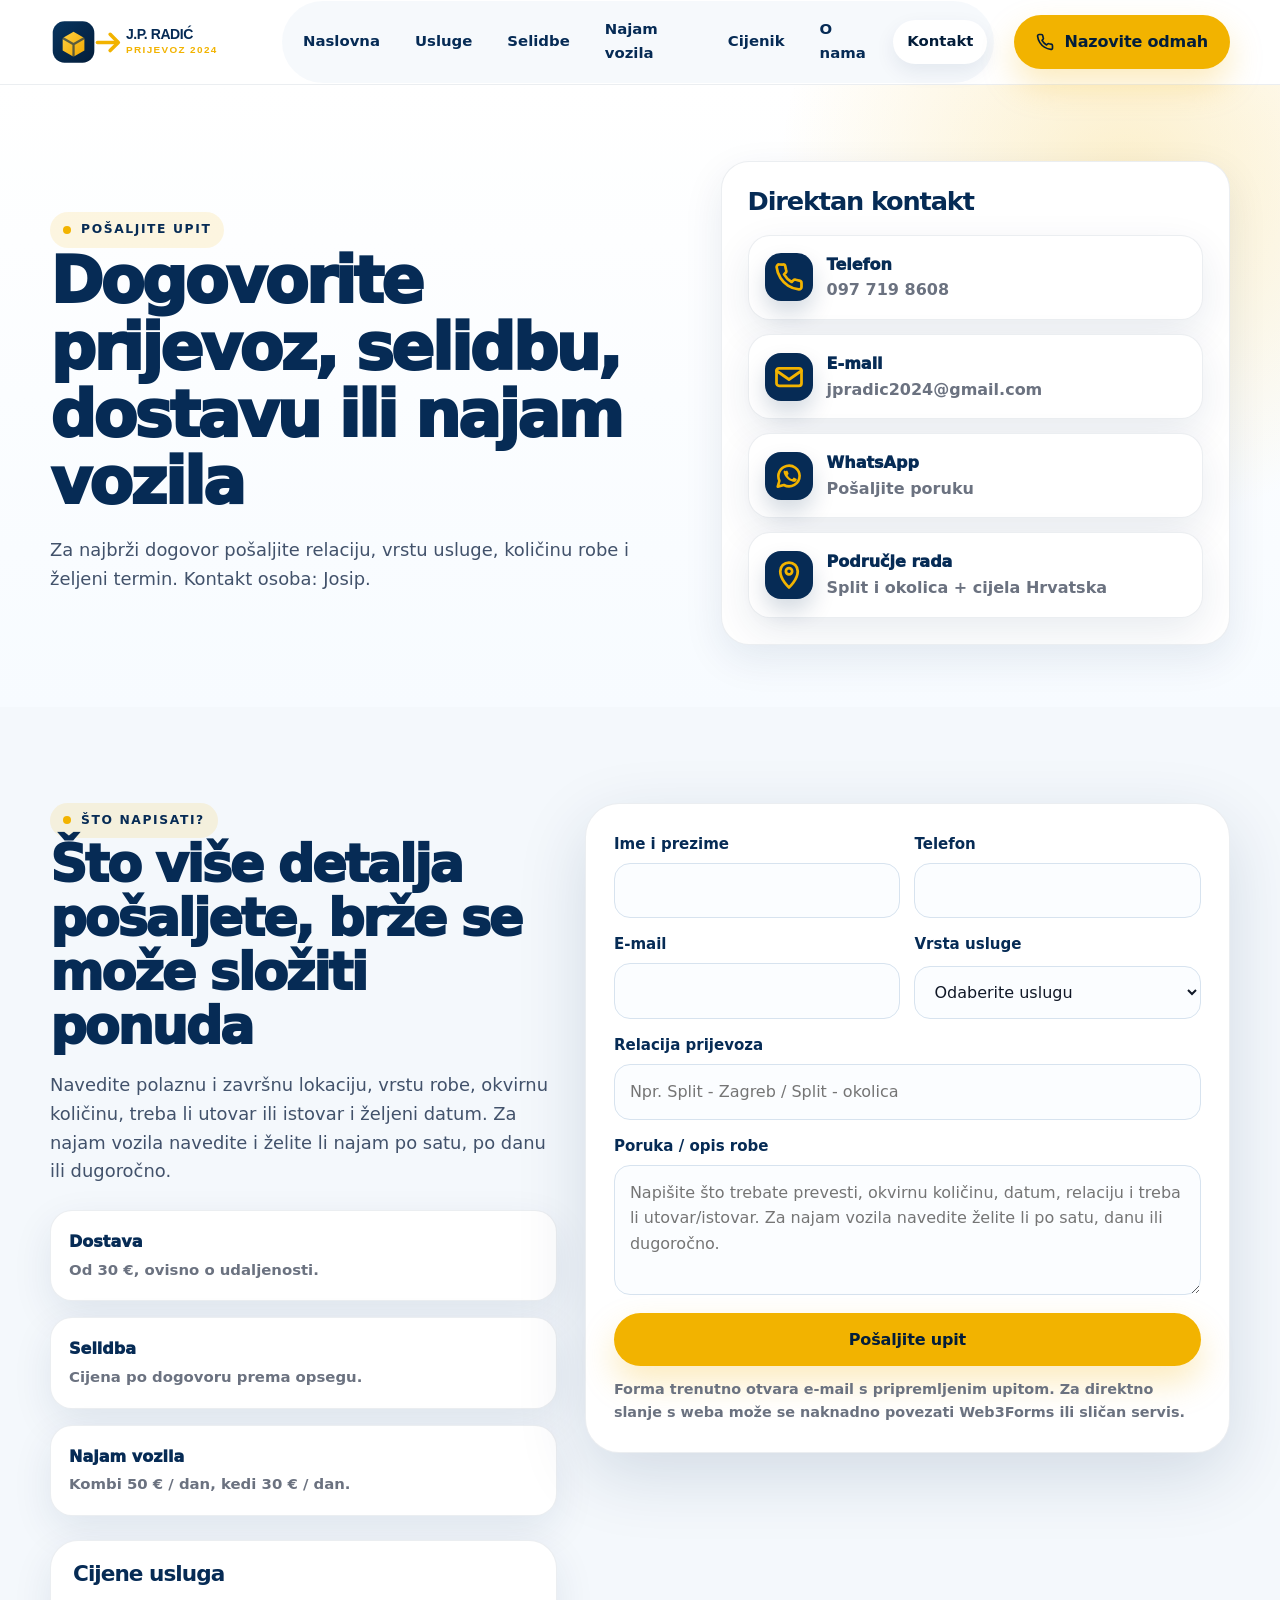
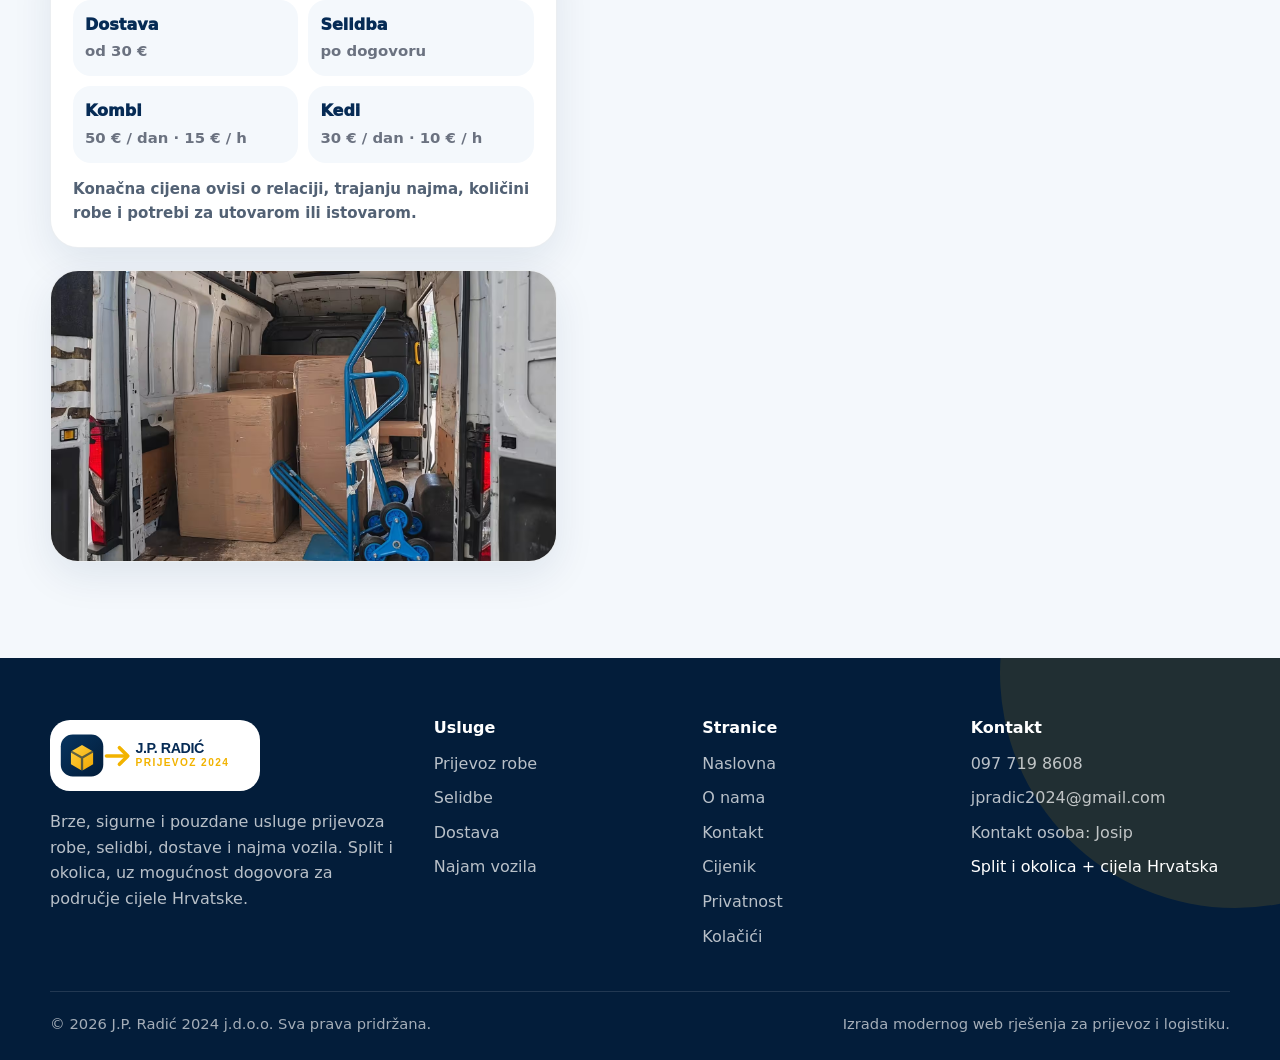
<file: kontakt.html>
<!doctype html>
<html lang="hr">
<head>
  <meta charset="utf-8">
  <meta name="viewport" content="width=device-width, initial-scale=1">
  <title>Kontakt | Prijevoz robe, selidbe i najam vozila Split</title>
  <meta name="description" content="Kontaktirajte J.P. Radić 2024 za prijevoz robe, selidbe, dostavu, utovar, istovar i najam vozila. Telefon 097 719 8608.">
  <meta name="theme-color" content="#062B55">
  <meta property="og:title" content="Kontakt | Prijevoz robe, selidbe i najam vozila Split">
  <meta property="og:description" content="Kontaktirajte J.P. Radić 2024 za prijevoz robe, selidbe, dostavu, utovar, istovar i najam vozila. Telefon 097 719 8608.">
  <meta property="og:type" content="website">
  <link rel="icon" href="assets/img/favicon.svg" type="image/svg+xml">
  <link rel="preload" href="assets/img/logo.svg" as="image">
  <link rel="stylesheet" href="assets/css/style.css">
  <script type="application/ld+json">
  {
    "@context": "https://schema.org",
    "@type": "LocalBusiness",
    "name": "J.P. Radić 2024 j.d.o.o.",
    "description": "Prijevoz robe, selidbe, dostava i najam vozila u Splitu, okolici i cijeloj Hrvatskoj.",
    "telephone": "+385977198608",
    "email": "jpradic2024@gmail.com",
    "address": {"@type":"PostalAddress","addressLocality":"Split","addressCountry":"HR"},
    "areaServed": ["Split", "Hrvatska"],
    "url": "https://jpradic2024.hr/"
  }
  </script>
</head>
<body>

<a class="skip-link" href="#main">Preskoči na sadržaj</a>
<header class="site-header">
  <div class="container navbar">
    <a class="brand" href="index.html" aria-label="J.P. Radić 2024 - početna"><img src="assets/img/logo.svg" alt="J.P. Radić 2024 logo"></a>
    <nav class="desktop-nav" aria-label="Glavna navigacija"><a href="index.html" class="">Naslovna</a><a href="usluge.html" class="">Usluge</a><a href="selidbe.html" class="">Selidbe</a><a href="najam-vozila.html" class="">Najam vozila</a><a href="cijenik.html" class="">Cijenik</a><a href="o-nama.html" class="">O nama</a><a href="kontakt.html" class="active">Kontakt</a></nav>
    <div class="nav-actions">
      <a class="btn btn-primary" href="tel:+385977198608"><svg viewBox="0 0 24 24" fill="none"><path d="M22 16.9v3a2 2 0 0 1-2.18 2 19.8 19.8 0 0 1-8.63-3.07 19.5 19.5 0 0 1-6-6A19.8 19.8 0 0 1 2.1 4.18 2 2 0 0 1 4.1 2h3a2 2 0 0 1 2 1.72c.13.95.35 1.88.66 2.77a2 2 0 0 1-.45 2.11L8.04 9.88a16 16 0 0 0 6.08 6.08l1.28-1.27a2 2 0 0 1 2.11-.45c.89.31 1.82.53 2.77.66A2 2 0 0 1 22 16.9z" stroke="currentColor" stroke-width="2.2" stroke-linecap="round" stroke-linejoin="round"/></svg> Nazovite odmah</a>
      <button class="menu-btn" aria-label="Otvori izbornik" aria-expanded="false"><span></span><span></span><span></span></button>
    </div>
  </div>
  <div class="mobile-panel">
    <div class="container">
      <a href="index.html">Naslovna<span>→</span></a><a href="usluge.html">Usluge<span>→</span></a><a href="selidbe.html">Selidbe<span>→</span></a><a href="najam-vozila.html">Najam vozila<span>→</span></a><a href="cijenik.html">Cijenik<span>→</span></a><a href="o-nama.html">O nama<span>→</span></a><a href="kontakt.html">Kontakt<span>→</span></a>
      <div class="mobile-cta">
        <a class="btn btn-primary" href="tel:+385977198608">Nazovite odmah</a>
        <a class="btn btn-secondary" href="kontakt.html">Pošaljite upit</a>
      </div>
    </div>
  </div>
</header>

<main id="main">

<section class="page-hero">
  <div class="container page-hero-grid">
    <div class="reveal">
<span class="eyebrow">Pošaljite upit</span>
      <h1>Dogovorite prijevoz, selidbu, dostavu ili najam vozila</h1>
      <p class="lead">Za najbrži dogovor pošaljite relaciju, vrstu usluge, količinu robe i željeni termin. Kontakt osoba: Josip.</p>
    </div>
    <div class="quote-card reveal"><h3>Direktan kontakt</h3><div class="contact-list">
      <a class="contact-item" href="tel:+385977198608"><div class="icon"><svg viewBox="0 0 24 24" fill="none"><path d="M22 16.9v3a2 2 0 0 1-2.18 2 19.8 19.8 0 0 1-8.63-3.07 19.5 19.5 0 0 1-6-6A19.8 19.8 0 0 1 2.1 4.18 2 2 0 0 1 4.1 2h3a2 2 0 0 1 2 1.72c.13.95.35 1.88.66 2.77a2 2 0 0 1-.45 2.11L8.04 9.88a16 16 0 0 0 6.08 6.08l1.28-1.27a2 2 0 0 1 2.11-.45c.89.31 1.82.53 2.77.66A2 2 0 0 1 22 16.9z" stroke="currentColor" stroke-width="2.2" stroke-linecap="round" stroke-linejoin="round"/></svg></div><div><strong>Telefon</strong><span>097 719 8608</span></div></a>
      <a class="contact-item" href="mailto:jpradic2024@gmail.com"><div class="icon"><svg viewBox="0 0 24 24" fill="none"><path d="M4 5h16a2 2 0 0 1 2 2v10a2 2 0 0 1-2 2H4a2 2 0 0 1-2-2V7a2 2 0 0 1 2-2z" stroke="currentColor" stroke-width="2.2"/><path d="m22 7-10 7L2 7" stroke="currentColor" stroke-width="2.2" stroke-linecap="round" stroke-linejoin="round"/></svg></div><div><strong>E-mail</strong><span>jpradic2024@gmail.com</span></div></a>
      <a class="contact-item" href="https://wa.me/385977198608" target="_blank" rel="noopener"><div class="icon"><svg viewBox="0 0 24 24" fill="none"><path d="M20.5 11.8a8.5 8.5 0 0 1-12.6 7.4L3 20.5l1.3-4.7A8.5 8.5 0 1 1 20.5 11.8Z" stroke="currentColor" stroke-width="2.1" stroke-linecap="round" stroke-linejoin="round"/><path d="M9.2 8.2c.2-.4.4-.4.7-.4h.5c.2 0 .4.1.5.4l.7 1.6c.1.3 0 .5-.1.7l-.4.5c-.1.1-.2.3-.1.5.4.8 1 1.5 1.7 2 .7.5 1.4.8 1.6.9.2.1.4 0 .5-.1l.7-.8c.2-.2.4-.3.7-.2l1.6.8c.3.1.4.4.4.6-.1.7-.4 1.2-.9 1.6-.5.4-1.2.5-2.1.3-2.1-.5-4-1.7-5.4-3.4-1.4-1.6-2-3.3-2.1-4.2-.1-.7.2-1.1.5-1.4Z" fill="currentColor"/></svg></div><div><strong>WhatsApp</strong><span>Pošaljite poruku</span></div></a>
      <div class="contact-item"><div class="icon"><svg viewBox="0 0 24 24" fill="none"><path d="M12 22s7-6.2 7-13a7 7 0 1 0-14 0c0 6.8 7 13 7 13Z" stroke="currentColor" stroke-width="2.2" stroke-linecap="round" stroke-linejoin="round"/><path d="M12 11.5a2.5 2.5 0 1 0 0-5 2.5 2.5 0 0 0 0 5Z" stroke="currentColor" stroke-width="2.2"/></svg></div><div><strong>Područje rada</strong><span>Split i okolica + cijela Hrvatska</span></div></div>
    </div></div>
  </div>
</section>
<section class="section soft">
  <div class="container contact-grid">
    <div class="reveal">
      <span class="eyebrow">Što napisati?</span>
      <h2>Što više detalja pošaljete, brže se može složiti ponuda</h2>
      <p class="lead" style="margin-top:18px">Navedite polaznu i završnu lokaciju, vrstu robe, okvirnu količinu, treba li utovar ili istovar i željeni datum. Za najam vozila navedite i želite li najam po satu, po danu ili dugoročno.</p>
      <div class="mini-card-grid" style="grid-template-columns:1fr;margin-top:24px">
        <div class="mini-card"><strong>Dostava</strong><span>Od 30 €, ovisno o udaljenosti.</span></div>
        <div class="mini-card"><strong>Selidba</strong><span>Cijena po dogovoru prema opsegu.</span></div>
        <div class="mini-card"><strong>Najam vozila</strong><span>Kombi 50 € / dan, kedi 30 € / dan.</span></div>
      </div>

      <div class="contact-prices reveal">
        <h3>Cijene usluga</h3>
        <div class="compact-prices">
          <div><strong>Dostava</strong><span>od 30 €</span></div>
          <div><strong>Selidba</strong><span>po dogovoru</span></div>
          <div><strong>Kombi</strong><span>50 € / dan · 15 € / h</span></div>
          <div><strong>Kedi</strong><span>30 € / dan · 10 € / h</span></div>
        </div>
        <p>Konačna cijena ovisi o relaciji, trajanju najma, količini robe i potrebi za utovarom ili istovarom.</p>
      </div>
      <div class="contact-photo reveal"><img loading="lazy" src="assets/img/photos/paketi-u-kombiju.avif" alt="Paketi i roba u kombiju prije polaska na dostavu"></div>
    </div>
    <form class="form-card reveal" data-contact-form>
      <div class="form-grid">
        <div class="field"><label for="ime">Ime i prezime</label><input id="ime" name="ime" type="text" autocomplete="name" required></div>
        <div class="field"><label for="telefon">Telefon</label><input id="telefon" name="telefon" type="tel" autocomplete="tel" required></div>
        <div class="field"><label for="email">E-mail</label><input id="email" name="email" type="email" autocomplete="email"></div>
        <div class="field"><label for="usluga">Vrsta usluge</label><select id="usluga" name="usluga" required><option value="">Odaberite uslugu</option><option>Prijevoz robe</option><option>Selidba</option><option>Dostava</option><option>Najam vozila</option><option>Drugo</option></select></div>
        <div class="field full"><label for="relacija">Relacija prijevoza</label><input id="relacija" name="relacija" type="text" placeholder="Npr. Split - Zagreb / Split - okolica"></div>
        <div class="field full"><label for="poruka">Poruka / opis robe</label><textarea id="poruka" name="poruka" placeholder="Napišite što trebate prevesti, okvirnu količinu, datum, relaciju i treba li utovar/istovar. Za najam vozila navedite želite li po satu, danu ili dugoročno."></textarea></div>
      </div>
      <button class="btn btn-primary full" type="submit" style="margin-top:18px">Pošaljite upit</button>
      <p class="form-note">Forma trenutno otvara e-mail s pripremljenim upitom. Za direktno slanje s weba može se naknadno povezati Web3Forms ili sličan servis.</p>
    </form>
  </div>
</section>
</main>
<footer class="site-footer">
  <div class="container">
    <div class="footer-grid">
      <div>
        <img class="footer-logo" src="assets/img/logo.svg" alt="J.P. Radić 2024 logo">
        <p style="margin-top:18px">Brze, sigurne i pouzdane usluge prijevoza robe, selidbi, dostave i najma vozila. Split i okolica, uz mogućnost dogovora za područje cijele Hrvatske.</p>
      </div>
      <div>
        <h3>Usluge</h3>
        <div class="footer-links">
          <a href="usluge.html">Prijevoz robe</a>
          <a href="selidbe.html">Selidbe</a>
          <a href="usluge.html#dostava">Dostava</a>
          <a href="najam-vozila.html">Najam vozila</a>
        </div>
      </div>
      <div>
        <h3>Stranice</h3>
        <div class="footer-links">
          <a href="index.html">Naslovna</a>
          <a href="o-nama.html">O nama</a>
          <a href="kontakt.html">Kontakt</a>
          <a href="cijenik.html">Cijenik</a>
          <a href="privatnost.html">Privatnost</a>
          <a href="kolacici.html">Kolačići</a>
        </div>
      </div>
      <div>
        <h3>Kontakt</h3>
        <div class="footer-links">
          <a href="tel:+385977198608">097 719 8608</a>
          <a href="mailto:jpradic2024@gmail.com">jpradic2024@gmail.com</a>
          <a href="kontakt.html">Kontakt osoba: Josip</a>
          <span>Split i okolica + cijela Hrvatska</span>
        </div>
      </div>
    </div>
    <div class="footer-bottom">
      <span>© 2026 J.P. Radić 2024 j.d.o.o. Sva prava pridržana.</span>
      <span>Izrada modernog web rješenja za prijevoz i logistiku.</span>
    </div>
  </div>
</footer>
<div class="sticky-mobile-actions">
  <a href="tel:+385977198608">Poziv</a>
  <a href="https://wa.me/385977198608" target="_blank" rel="noopener">WhatsApp</a>
  <a href="mailto:jpradic2024@gmail.com">E-mail</a>
</div>
<script src="assets/js/main.js"></script>
</body>
</html>
</file>
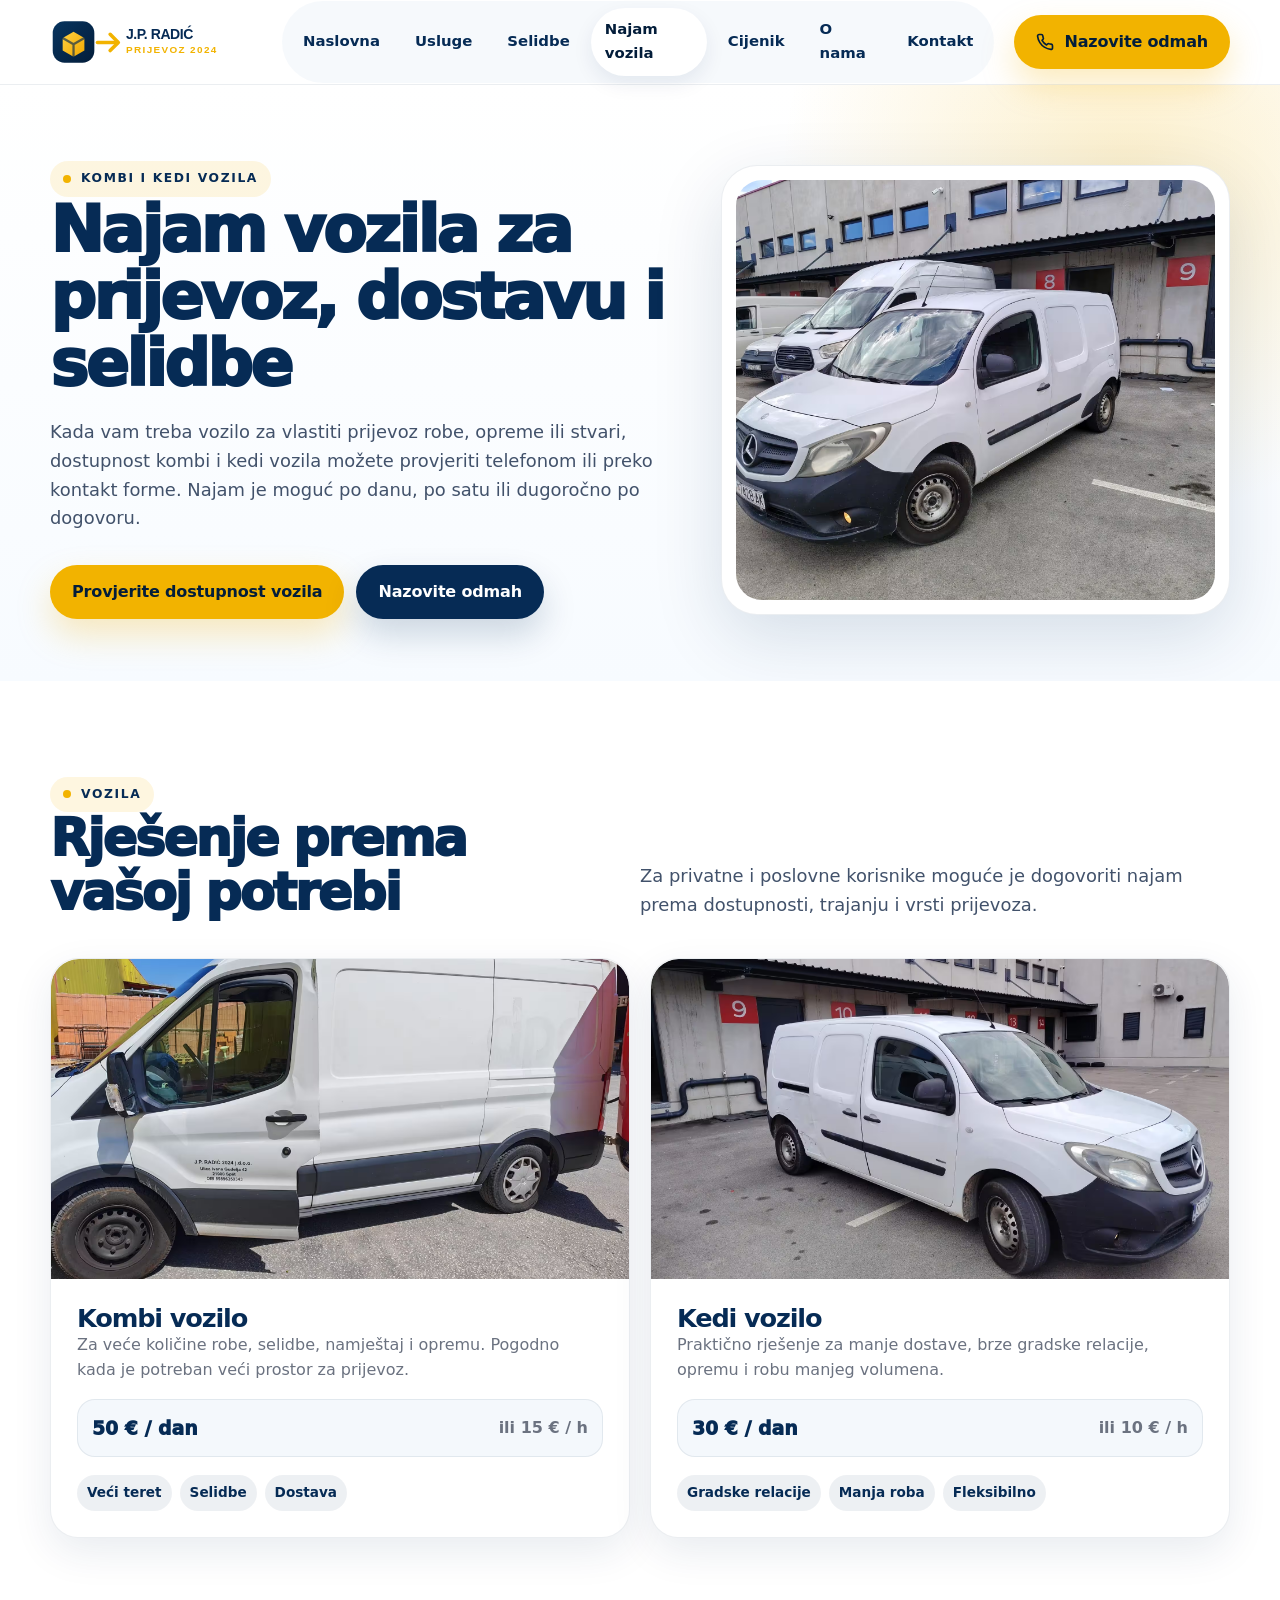
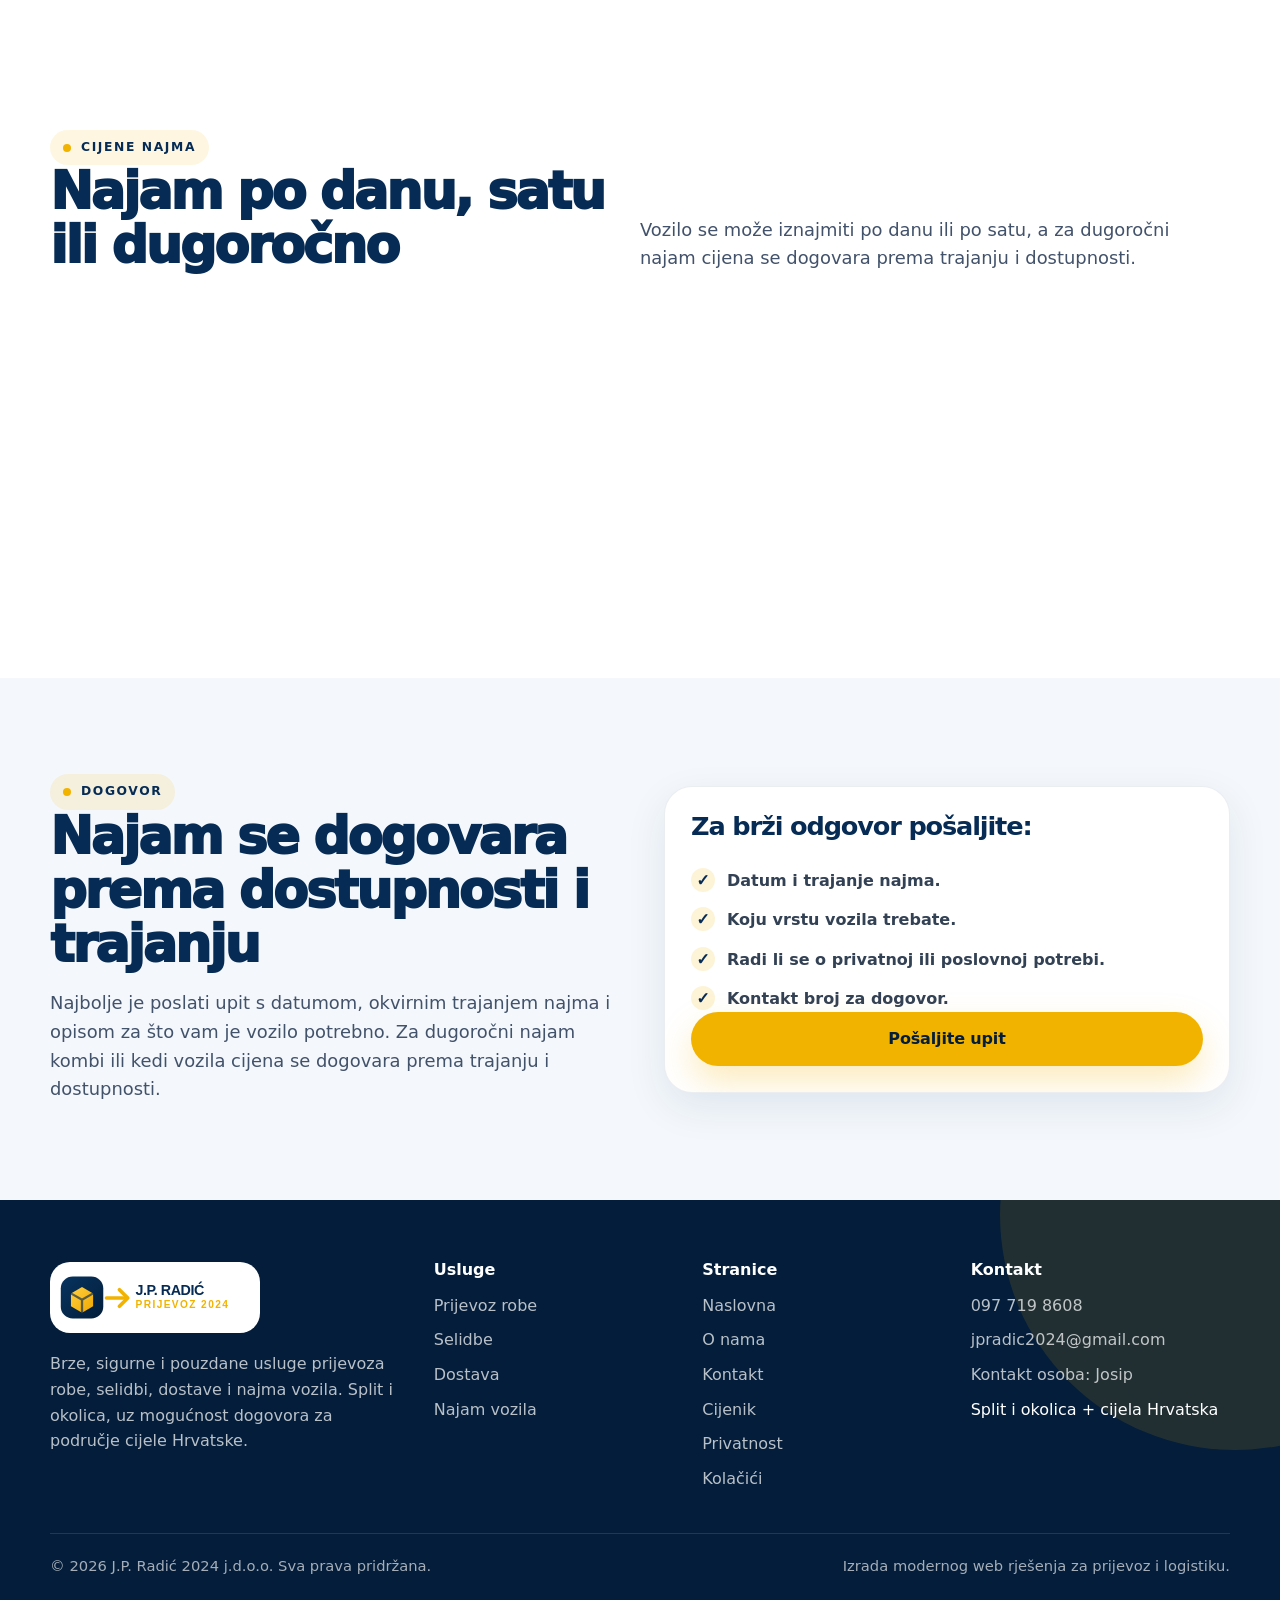
<file: najam-vozila.html>
<!doctype html>
<html lang="hr">
<head>
  <meta charset="utf-8">
  <meta name="viewport" content="width=device-width, initial-scale=1">
  <title>Najam kombi i kedi vozila Split | J.P. Radić 2024</title>
  <meta name="description" content="Najam kombi vozila od 50 € / dan ili 15 € / h i kedi vozila od 30 € / dan ili 10 € / h u Splitu i okolici.">
  <meta name="theme-color" content="#062B55">
  <meta property="og:title" content="Najam kombi i kedi vozila Split | J.P. Radić 2024">
  <meta property="og:description" content="Najam kombi vozila od 50 € / dan ili 15 € / h i kedi vozila od 30 € / dan ili 10 € / h u Splitu i okolici.">
  <meta property="og:type" content="website">
  <link rel="icon" href="assets/img/favicon.svg" type="image/svg+xml">
  <link rel="preload" href="assets/img/logo.svg" as="image">
  <link rel="stylesheet" href="assets/css/style.css">
  <script type="application/ld+json">
  {
    "@context": "https://schema.org",
    "@type": "LocalBusiness",
    "name": "J.P. Radić 2024 j.d.o.o.",
    "description": "Prijevoz robe, selidbe, dostava i najam vozila u Splitu, okolici i cijeloj Hrvatskoj.",
    "telephone": "+385977198608",
    "email": "jpradic2024@gmail.com",
    "address": {"@type":"PostalAddress","addressLocality":"Split","addressCountry":"HR"},
    "areaServed": ["Split", "Hrvatska"],
    "url": "https://jpradic2024.hr/"
  }
  </script>
</head>
<body>

<a class="skip-link" href="#main">Preskoči na sadržaj</a>
<header class="site-header">
  <div class="container navbar">
    <a class="brand" href="index.html" aria-label="J.P. Radić 2024 - početna"><img src="assets/img/logo.svg" alt="J.P. Radić 2024 logo"></a>
    <nav class="desktop-nav" aria-label="Glavna navigacija"><a href="index.html" class="">Naslovna</a><a href="usluge.html" class="">Usluge</a><a href="selidbe.html" class="">Selidbe</a><a href="najam-vozila.html" class="active">Najam vozila</a><a href="cijenik.html" class="">Cijenik</a><a href="o-nama.html" class="">O nama</a><a href="kontakt.html" class="">Kontakt</a></nav>
    <div class="nav-actions">
      <a class="btn btn-primary" href="tel:+385977198608"><svg viewBox="0 0 24 24" fill="none"><path d="M22 16.9v3a2 2 0 0 1-2.18 2 19.8 19.8 0 0 1-8.63-3.07 19.5 19.5 0 0 1-6-6A19.8 19.8 0 0 1 2.1 4.18 2 2 0 0 1 4.1 2h3a2 2 0 0 1 2 1.72c.13.95.35 1.88.66 2.77a2 2 0 0 1-.45 2.11L8.04 9.88a16 16 0 0 0 6.08 6.08l1.28-1.27a2 2 0 0 1 2.11-.45c.89.31 1.82.53 2.77.66A2 2 0 0 1 22 16.9z" stroke="currentColor" stroke-width="2.2" stroke-linecap="round" stroke-linejoin="round"/></svg> Nazovite odmah</a>
      <button class="menu-btn" aria-label="Otvori izbornik" aria-expanded="false"><span></span><span></span><span></span></button>
    </div>
  </div>
  <div class="mobile-panel">
    <div class="container">
      <a href="index.html">Naslovna<span>→</span></a><a href="usluge.html">Usluge<span>→</span></a><a href="selidbe.html">Selidbe<span>→</span></a><a href="najam-vozila.html">Najam vozila<span>→</span></a><a href="cijenik.html">Cijenik<span>→</span></a><a href="o-nama.html">O nama<span>→</span></a><a href="kontakt.html">Kontakt<span>→</span></a>
      <div class="mobile-cta">
        <a class="btn btn-primary" href="tel:+385977198608">Nazovite odmah</a>
        <a class="btn btn-secondary" href="kontakt.html">Pošaljite upit</a>
      </div>
    </div>
  </div>
</header>

<main id="main">

<section class="page-hero">
  <div class="container page-hero-grid">
    <div class="reveal">
<span class="eyebrow">Kombi i kedi vozila</span>
      <h1>Najam vozila za prijevoz, dostavu i selidbe</h1>
      <p class="lead">Kada vam treba vozilo za vlastiti prijevoz robe, opreme ili stvari, dostupnost kombi i kedi vozila možete provjeriti telefonom ili preko kontakt forme. Najam je moguć po danu, po satu ili dugoročno po dogovoru.</p>
      <div class="hero-cta"><a class="btn btn-primary" href="kontakt.html">Provjerite dostupnost vozila</a><a class="btn btn-secondary" href="tel:+385977198608">Nazovite odmah</a></div>
    </div>
    <div class="image-frame reveal"><img src="assets/img/photos/kedi-vozilo-1.avif" alt="Najam kombi i kedi vozila"></div>
  </div>
</section>
<section class="section">
  <div class="container">
    <div class="section-head reveal"><div><span class="eyebrow">Vozila</span><h2>Rješenje prema vašoj potrebi</h2></div><p class="lead">Za privatne i poslovne korisnike moguće je dogovoriti najam prema dostupnosti, trajanju i vrsti prijevoza.</p></div>
    <div class="vehicle-grid">
      <article class="vehicle-card reveal"><img src="assets/img/photos/kombi-vanjski-1.avif" alt="Kombi vozilo za najam i prijevoz robe"><div class="vehicle-card-body"><h3>Kombi vozilo</h3><p>Za veće količine robe, selidbe, namještaj i opremu. Pogodno kada je potreban veći prostor za prijevoz.</p><div class="vehicle-price"><strong>50 € / dan</strong><span>ili 15 € / h</span></div><div class="vehicle-meta"><span class="tag">Veći teret</span><span class="tag">Selidbe</span><span class="tag">Dostava</span></div></div></article>
      <article class="vehicle-card reveal"><img src="assets/img/photos/kedi-vozilo-2.avif" alt="Kedi vozilo za najam i manje dostave"><div class="vehicle-card-body"><h3>Kedi vozilo</h3><p>Praktično rješenje za manje dostave, brze gradske relacije, opremu i robu manjeg volumena.</p><div class="vehicle-price"><strong>30 € / dan</strong><span>ili 10 € / h</span></div><div class="vehicle-meta"><span class="tag">Gradske relacije</span><span class="tag">Manja roba</span><span class="tag">Fleksibilno</span></div></div></article>
    </div>
  </div>
</section>

<section class="section price-section" id="cijene-najma">
  <div class="container">
    <div class="section-head reveal">
      <div><span class="eyebrow">Cijene najma</span><h2>Najam po danu, satu ili dugoročno</h2></div>
      <p class="lead">Vozilo se može iznajmiti po danu ili po satu, a za dugoročni najam cijena se dogovara prema trajanju i dostupnosti.</p>
    </div>
    <div class="pricing-grid two-prices">
      <article class="price-card featured reveal"><span class="price-label">Kombi vozilo</span><h3>50 € / dan</h3><p><strong>15 € / h</strong> za najam po satu. Dugoročni najam kombija dogovara se individualno.</p></article>
      <article class="price-card reveal"><span class="price-label">Kedi vozilo</span><h3>30 € / dan</h3><p><strong>10 € / h</strong> za najam po satu. Dugoročni najam kedi vozila dogovara se individualno.</p></article>
    </div>
    <p class="price-disclaimer reveal">Za potvrdu najma potrebno je provjeriti datum, trajanje najma i dostupnost vozila.</p>
  </div>
</section>
<section class="section soft">
  <div class="container split">
    <div class="reveal"><span class="eyebrow">Dogovor</span><h2>Najam se dogovara prema dostupnosti i trajanju</h2><p class="lead" style="margin-top:18px">Najbolje je poslati upit s datumom, okvirnim trajanjem najma i opisom za što vam je vozilo potrebno. Za dugoročni najam kombi ili kedi vozila cijena se dogovara prema trajanju i dostupnosti.</p></div>
    <div class="quote-card reveal"><h3>Za brži odgovor pošaljite:</h3><ul class="list-check"><li>Datum i trajanje najma.</li><li>Koju vrstu vozila trebate.</li><li>Radi li se o privatnoj ili poslovnoj potrebi.</li><li>Kontakt broj za dogovor.</li></ul><a class="btn btn-primary full" href="kontakt.html">Pošaljite upit</a></div>
  </div>
</section>
</main>
<footer class="site-footer">
  <div class="container">
    <div class="footer-grid">
      <div>
        <img class="footer-logo" src="assets/img/logo.svg" alt="J.P. Radić 2024 logo">
        <p style="margin-top:18px">Brze, sigurne i pouzdane usluge prijevoza robe, selidbi, dostave i najma vozila. Split i okolica, uz mogućnost dogovora za područje cijele Hrvatske.</p>
      </div>
      <div>
        <h3>Usluge</h3>
        <div class="footer-links">
          <a href="usluge.html">Prijevoz robe</a>
          <a href="selidbe.html">Selidbe</a>
          <a href="usluge.html#dostava">Dostava</a>
          <a href="najam-vozila.html">Najam vozila</a>
        </div>
      </div>
      <div>
        <h3>Stranice</h3>
        <div class="footer-links">
          <a href="index.html">Naslovna</a>
          <a href="o-nama.html">O nama</a>
          <a href="kontakt.html">Kontakt</a>
          <a href="cijenik.html">Cijenik</a>
          <a href="privatnost.html">Privatnost</a>
          <a href="kolacici.html">Kolačići</a>
        </div>
      </div>
      <div>
        <h3>Kontakt</h3>
        <div class="footer-links">
          <a href="tel:+385977198608">097 719 8608</a>
          <a href="mailto:jpradic2024@gmail.com">jpradic2024@gmail.com</a>
          <a href="kontakt.html">Kontakt osoba: Josip</a>
          <span>Split i okolica + cijela Hrvatska</span>
        </div>
      </div>
    </div>
    <div class="footer-bottom">
      <span>© 2026 J.P. Radić 2024 j.d.o.o. Sva prava pridržana.</span>
      <span>Izrada modernog web rješenja za prijevoz i logistiku.</span>
    </div>
  </div>
</footer>
<div class="sticky-mobile-actions">
  <a href="tel:+385977198608">Poziv</a>
  <a href="https://wa.me/385977198608" target="_blank" rel="noopener">WhatsApp</a>
  <a href="mailto:jpradic2024@gmail.com">E-mail</a>
</div>
<script src="assets/js/main.js"></script>
</body>
</html>
</file>
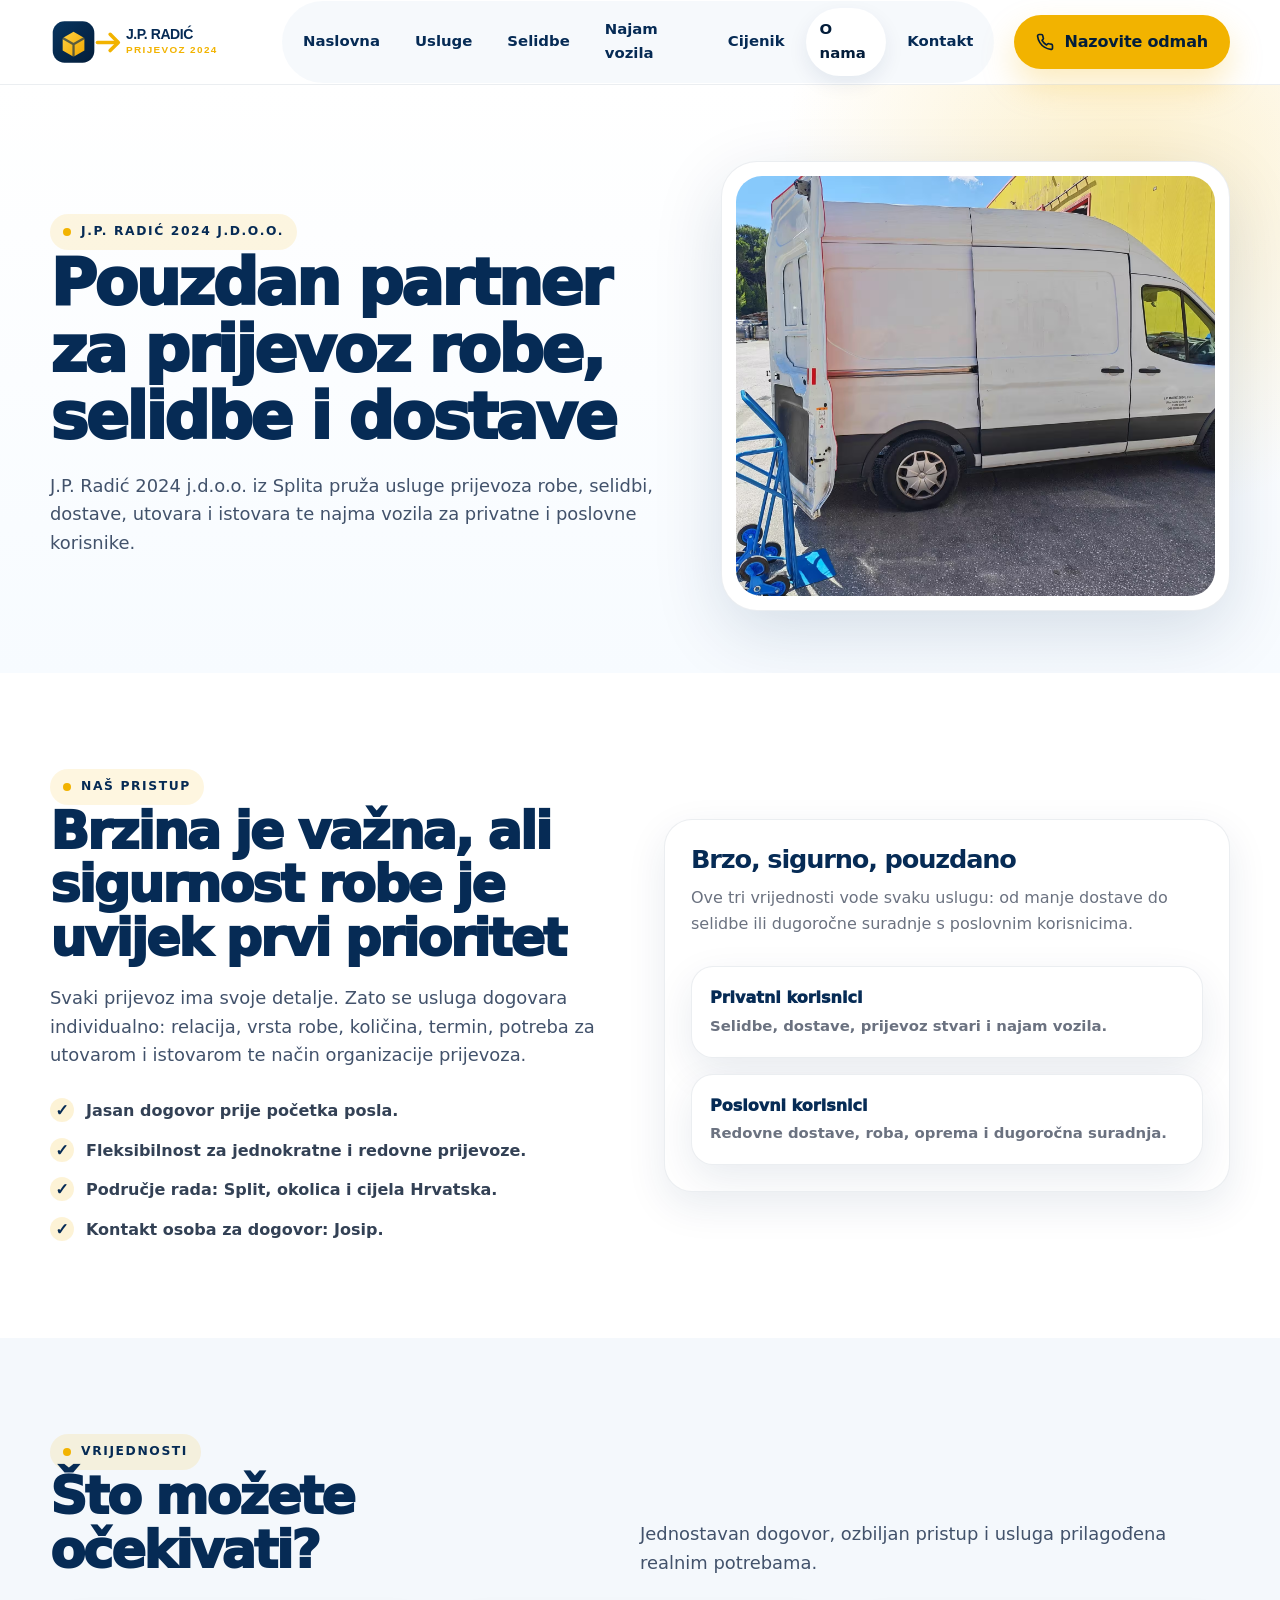
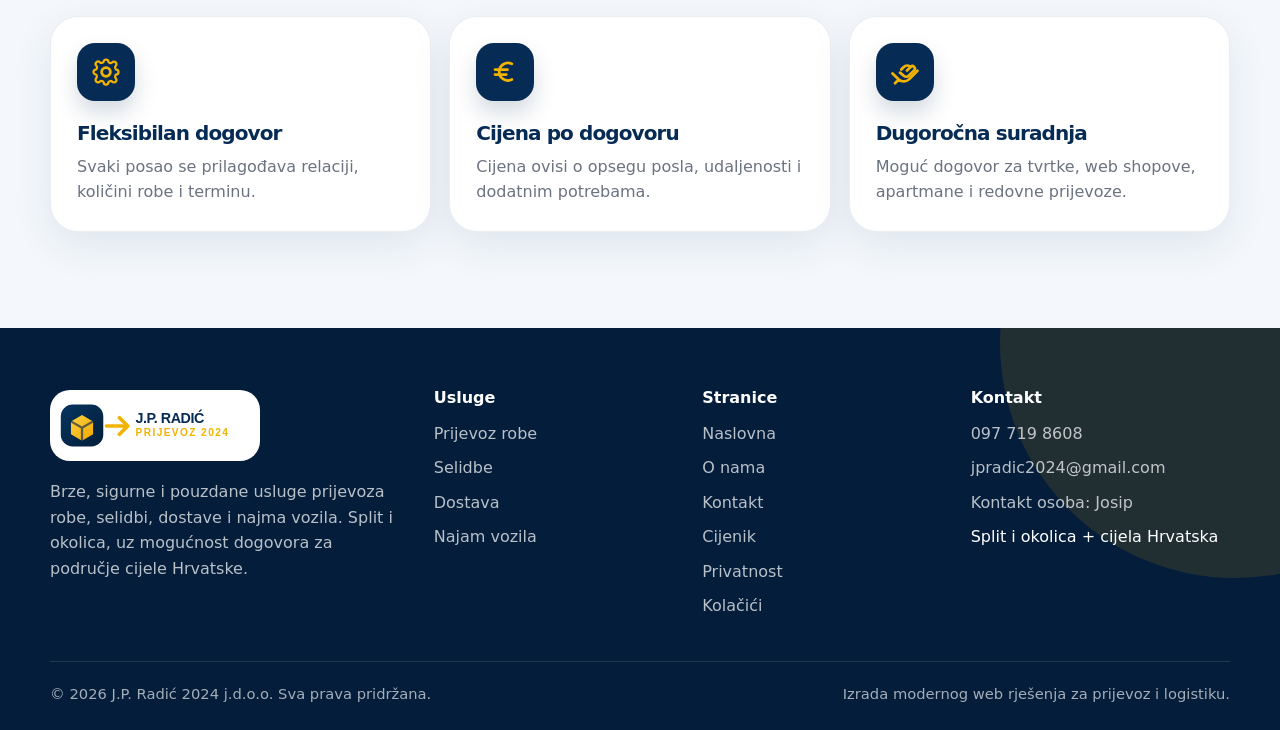
<file: o-nama.html>
<!doctype html>
<html lang="hr">
<head>
  <meta charset="utf-8">
  <meta name="viewport" content="width=device-width, initial-scale=1">
  <title>O nama | J.P. Radić 2024 j.d.o.o.</title>
  <meta name="description" content="J.P. Radić 2024 j.d.o.o. iz Splita pruža usluge prijevoza robe, selidbi, dostave, utovara, istovara i najma vozila.">
  <meta name="theme-color" content="#062B55">
  <meta property="og:title" content="O nama | J.P. Radić 2024 j.d.o.o.">
  <meta property="og:description" content="J.P. Radić 2024 j.d.o.o. iz Splita pruža usluge prijevoza robe, selidbi, dostave, utovara, istovara i najma vozila.">
  <meta property="og:type" content="website">
  <link rel="icon" href="assets/img/favicon.svg" type="image/svg+xml">
  <link rel="preload" href="assets/img/logo.svg" as="image">
  <link rel="stylesheet" href="assets/css/style.css">
  <script type="application/ld+json">
  {
    "@context": "https://schema.org",
    "@type": "LocalBusiness",
    "name": "J.P. Radić 2024 j.d.o.o.",
    "description": "Prijevoz robe, selidbe, dostava i najam vozila u Splitu, okolici i cijeloj Hrvatskoj.",
    "telephone": "+385977198608",
    "email": "jpradic2024@gmail.com",
    "address": {"@type":"PostalAddress","addressLocality":"Split","addressCountry":"HR"},
    "areaServed": ["Split", "Hrvatska"],
    "url": "https://jpradic2024.hr/"
  }
  </script>
</head>
<body>

<a class="skip-link" href="#main">Preskoči na sadržaj</a>
<header class="site-header">
  <div class="container navbar">
    <a class="brand" href="index.html" aria-label="J.P. Radić 2024 - početna"><img src="assets/img/logo.svg" alt="J.P. Radić 2024 logo"></a>
    <nav class="desktop-nav" aria-label="Glavna navigacija"><a href="index.html" class="">Naslovna</a><a href="usluge.html" class="">Usluge</a><a href="selidbe.html" class="">Selidbe</a><a href="najam-vozila.html" class="">Najam vozila</a><a href="cijenik.html" class="">Cijenik</a><a href="o-nama.html" class="active">O nama</a><a href="kontakt.html" class="">Kontakt</a></nav>
    <div class="nav-actions">
      <a class="btn btn-primary" href="tel:+385977198608"><svg viewBox="0 0 24 24" fill="none"><path d="M22 16.9v3a2 2 0 0 1-2.18 2 19.8 19.8 0 0 1-8.63-3.07 19.5 19.5 0 0 1-6-6A19.8 19.8 0 0 1 2.1 4.18 2 2 0 0 1 4.1 2h3a2 2 0 0 1 2 1.72c.13.95.35 1.88.66 2.77a2 2 0 0 1-.45 2.11L8.04 9.88a16 16 0 0 0 6.08 6.08l1.28-1.27a2 2 0 0 1 2.11-.45c.89.31 1.82.53 2.77.66A2 2 0 0 1 22 16.9z" stroke="currentColor" stroke-width="2.2" stroke-linecap="round" stroke-linejoin="round"/></svg> Nazovite odmah</a>
      <button class="menu-btn" aria-label="Otvori izbornik" aria-expanded="false"><span></span><span></span><span></span></button>
    </div>
  </div>
  <div class="mobile-panel">
    <div class="container">
      <a href="index.html">Naslovna<span>→</span></a><a href="usluge.html">Usluge<span>→</span></a><a href="selidbe.html">Selidbe<span>→</span></a><a href="najam-vozila.html">Najam vozila<span>→</span></a><a href="cijenik.html">Cijenik<span>→</span></a><a href="o-nama.html">O nama<span>→</span></a><a href="kontakt.html">Kontakt<span>→</span></a>
      <div class="mobile-cta">
        <a class="btn btn-primary" href="tel:+385977198608">Nazovite odmah</a>
        <a class="btn btn-secondary" href="kontakt.html">Pošaljite upit</a>
      </div>
    </div>
  </div>
</header>

<main id="main">

<section class="page-hero">
  <div class="container page-hero-grid">
    <div class="reveal">
<span class="eyebrow">J.P. Radić 2024 j.d.o.o.</span>
      <h1>Pouzdan partner za prijevoz robe, selidbe i dostave</h1>
      <p class="lead">J.P. Radić 2024 j.d.o.o. iz Splita pruža usluge prijevoza robe, selidbi, dostave, utovara i istovara te najma vozila za privatne i poslovne korisnike.</p>
    </div>
    <div class="image-frame reveal"><img src="assets/img/photos/kombi-vanjski-2.avif" alt="Pouzdan prijevoz robe kombijem iz Splita"></div>
  </div>
</section>
<section class="section">
  <div class="container split">
    <div class="reveal"><span class="eyebrow">Naš pristup</span><h2>Brzina je važna, ali sigurnost robe je uvijek prvi prioritet</h2><p class="lead" style="margin-top:18px">Svaki prijevoz ima svoje detalje. Zato se usluga dogovara individualno: relacija, vrsta robe, količina, termin, potreba za utovarom i istovarom te način organizacije prijevoza.</p><ul class="list-check"><li>Jasan dogovor prije početka posla.</li><li>Fleksibilnost za jednokratne i redovne prijevoze.</li><li>Područje rada: Split, okolica i cijela Hrvatska.</li><li>Kontakt osoba za dogovor: Josip.</li></ul></div>
    <div class="quote-card reveal"><h3>Brzo, sigurno, pouzdano</h3><p style="margin-top:12px">Ove tri vrijednosti vode svaku uslugu: od manje dostave do selidbe ili dugoročne suradnje s poslovnim korisnicima.</p><div class="mini-card-grid" style="grid-template-columns:1fr"><div class="mini-card"><strong>Privatni korisnici</strong><span>Selidbe, dostave, prijevoz stvari i najam vozila.</span></div><div class="mini-card"><strong>Poslovni korisnici</strong><span>Redovne dostave, roba, oprema i dugoročna suradnja.</span></div></div></div>
  </div>
</section>
<section class="section soft">
  <div class="container">
    <div class="section-head reveal"><div><span class="eyebrow">Vrijednosti</span><h2>Što možete očekivati?</h2></div><p class="lead">Jednostavan dogovor, ozbiljan pristup i usluga prilagođena realnim potrebama.</p></div>
    <div class="feature-grid">
      <div class="feature-card reveal"><div class="icon"><svg viewBox="0 0 24 24" fill="none"><path d="M12 15.5a3.5 3.5 0 1 0 0-7 3.5 3.5 0 0 0 0 7Z" stroke="currentColor" stroke-width="2.2"/><path d="M19.4 15a1.7 1.7 0 0 0 .34 1.88l.06.06a2 2 0 1 1-2.83 2.83l-.06-.06A1.7 1.7 0 0 0 15 19.4a1.7 1.7 0 0 0-1 .6V20a2 2 0 1 1-4 0v-.1a1.7 1.7 0 0 0-1-.6 1.7 1.7 0 0 0-1.88.34l-.06.06a2 2 0 1 1-2.83-2.83l.06-.06A1.7 1.7 0 0 0 4.6 15a1.7 1.7 0 0 0-.6-1H4a2 2 0 1 1 0-4h.1a1.7 1.7 0 0 0 .6-1 1.7 1.7 0 0 0-.34-1.88l-.06-.06a2 2 0 1 1 2.83-2.83l.06.06A1.7 1.7 0 0 0 9 4.6a1.7 1.7 0 0 0 1-.6V4a2 2 0 1 1 4 0v.1a1.7 1.7 0 0 0 1 .6 1.7 1.7 0 0 0 1.88-.34l.06-.06a2 2 0 1 1 2.83 2.83l-.06.06A1.7 1.7 0 0 0 19.4 9c.23.35.4.68.6 1H20a2 2 0 1 1 0 4h-.1a1.7 1.7 0 0 0-.5 1Z" stroke="currentColor" stroke-width="1.8" stroke-linecap="round" stroke-linejoin="round"/></svg></div><h3>Fleksibilan dogovor</h3><p>Svaki posao se prilagođava relaciji, količini robe i terminu.</p></div>
      <div class="feature-card reveal"><div class="icon"><svg viewBox="0 0 24 24" fill="none"><path d="M17.5 5.5A7 7 0 1 0 17.5 18" stroke="currentColor" stroke-width="2.2" stroke-linecap="round"/><path d="M4 10h10M4 14h9" stroke="currentColor" stroke-width="2.2" stroke-linecap="round"/></svg></div><h3>Cijena po dogovoru</h3><p>Cijena ovisi o opsegu posla, udaljenosti i dodatnim potrebama.</p></div>
      <div class="feature-card reveal"><div class="icon"><svg viewBox="0 0 24 24" fill="none"><path d="M8 12.5 11 15a3 3 0 0 0 4.2-.2l4.3-4.3a2 2 0 0 0-2.8-2.8l-3.1 3.1" stroke="currentColor" stroke-width="2.2" stroke-linecap="round" stroke-linejoin="round"/><path d="M2 13.2 7 18a6 6 0 0 0 8.2-.1L22 11M7 18l-3 3" stroke="currentColor" stroke-width="2.2" stroke-linecap="round" stroke-linejoin="round"/><path d="m9 10 2-2a4 4 0 0 1 5.6 0" stroke="currentColor" stroke-width="2.2" stroke-linecap="round"/></svg></div><h3>Dugoročna suradnja</h3><p>Moguć dogovor za tvrtke, web shopove, apartmane i redovne prijevoze.</p></div>
    </div>
  </div>
</section>
</main>
<footer class="site-footer">
  <div class="container">
    <div class="footer-grid">
      <div>
        <img class="footer-logo" src="assets/img/logo.svg" alt="J.P. Radić 2024 logo">
        <p style="margin-top:18px">Brze, sigurne i pouzdane usluge prijevoza robe, selidbi, dostave i najma vozila. Split i okolica, uz mogućnost dogovora za područje cijele Hrvatske.</p>
      </div>
      <div>
        <h3>Usluge</h3>
        <div class="footer-links">
          <a href="usluge.html">Prijevoz robe</a>
          <a href="selidbe.html">Selidbe</a>
          <a href="usluge.html#dostava">Dostava</a>
          <a href="najam-vozila.html">Najam vozila</a>
        </div>
      </div>
      <div>
        <h3>Stranice</h3>
        <div class="footer-links">
          <a href="index.html">Naslovna</a>
          <a href="o-nama.html">O nama</a>
          <a href="kontakt.html">Kontakt</a>
          <a href="cijenik.html">Cijenik</a>
          <a href="privatnost.html">Privatnost</a>
          <a href="kolacici.html">Kolačići</a>
        </div>
      </div>
      <div>
        <h3>Kontakt</h3>
        <div class="footer-links">
          <a href="tel:+385977198608">097 719 8608</a>
          <a href="mailto:jpradic2024@gmail.com">jpradic2024@gmail.com</a>
          <a href="kontakt.html">Kontakt osoba: Josip</a>
          <span>Split i okolica + cijela Hrvatska</span>
        </div>
      </div>
    </div>
    <div class="footer-bottom">
      <span>© 2026 J.P. Radić 2024 j.d.o.o. Sva prava pridržana.</span>
      <span>Izrada modernog web rješenja za prijevoz i logistiku.</span>
    </div>
  </div>
</footer>
<div class="sticky-mobile-actions">
  <a href="tel:+385977198608">Poziv</a>
  <a href="https://wa.me/385977198608" target="_blank" rel="noopener">WhatsApp</a>
  <a href="mailto:jpradic2024@gmail.com">E-mail</a>
</div>
<script src="assets/js/main.js"></script>
</body>
</html>
</file>
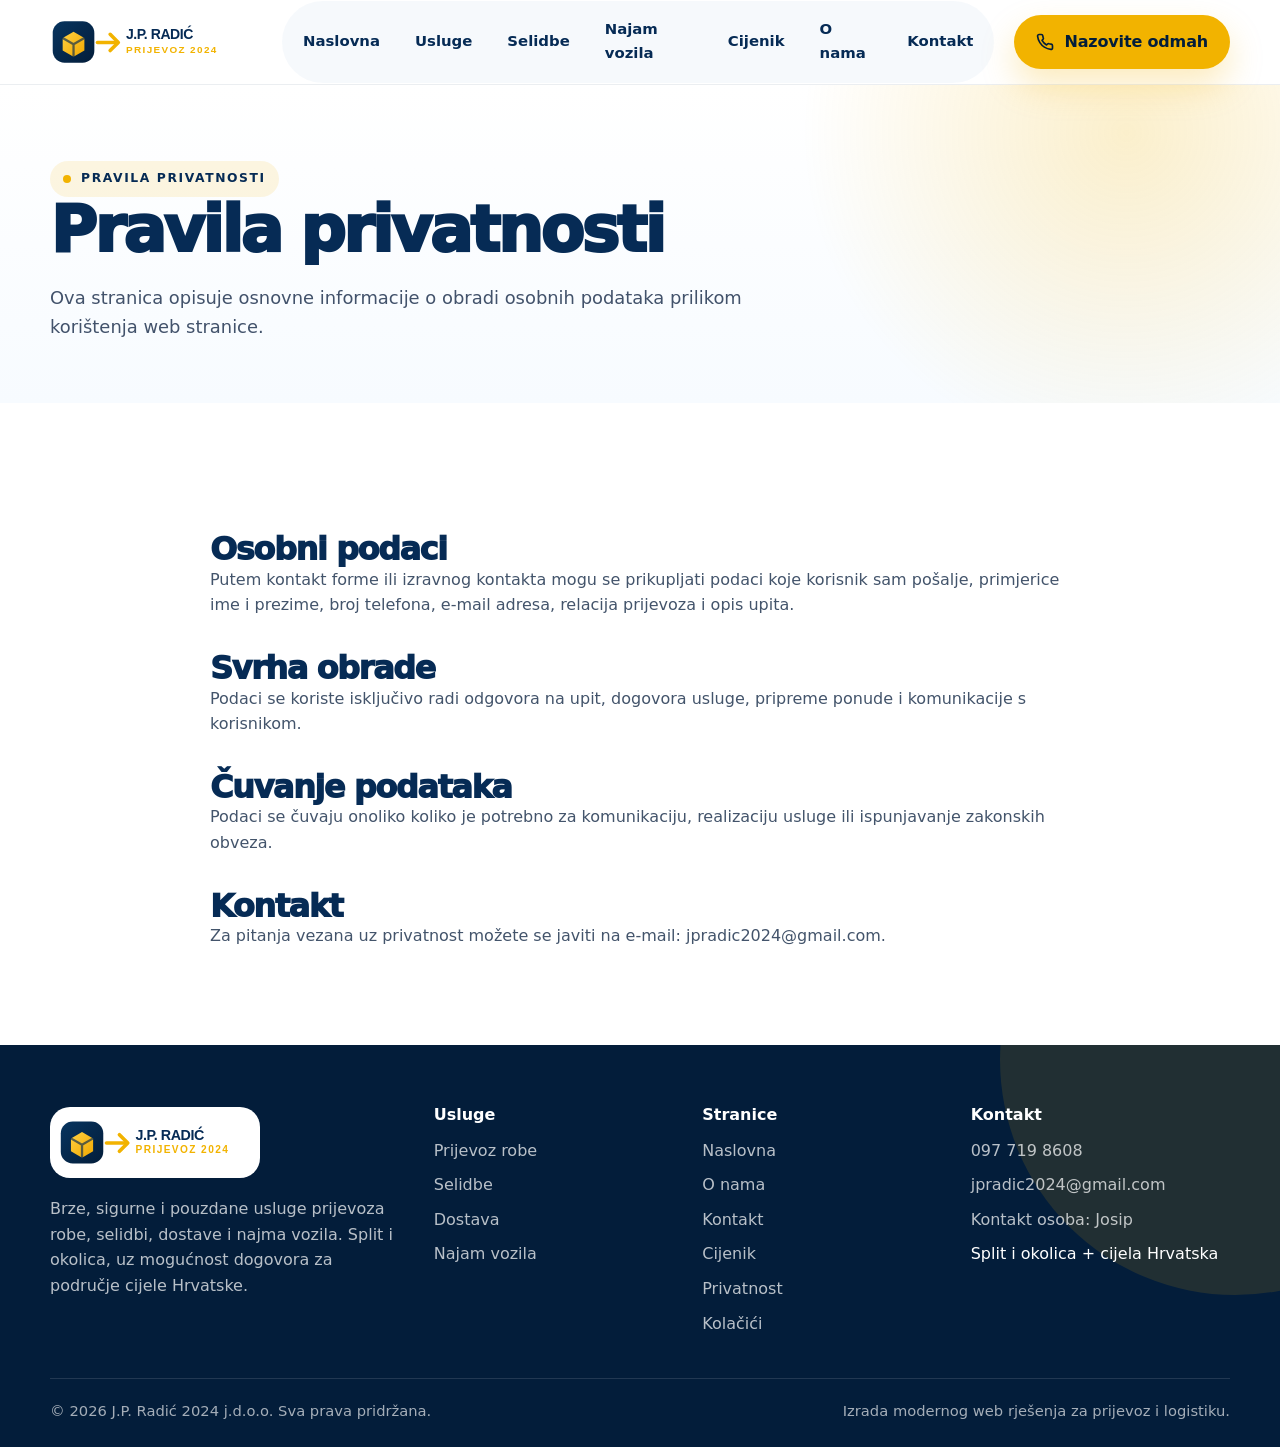
<file: privatnost.html>
<!doctype html>
<html lang="hr">
<head>
  <meta charset="utf-8">
  <meta name="viewport" content="width=device-width, initial-scale=1">
  <title>Pravila privatnosti | J.P. Radić 2024</title>
  <meta name="description" content="Pravila privatnosti za web stranicu J.P. Radić 2024 j.d.o.o.">
  <meta name="theme-color" content="#062B55">
  <meta property="og:title" content="Pravila privatnosti | J.P. Radić 2024">
  <meta property="og:description" content="Pravila privatnosti za web stranicu J.P. Radić 2024 j.d.o.o.">
  <meta property="og:type" content="website">
  <link rel="icon" href="assets/img/favicon.svg" type="image/svg+xml">
  <link rel="preload" href="assets/img/logo.svg" as="image">
  <link rel="stylesheet" href="assets/css/style.css">
  <script type="application/ld+json">
  {
    "@context": "https://schema.org",
    "@type": "LocalBusiness",
    "name": "J.P. Radić 2024 j.d.o.o.",
    "description": "Prijevoz robe, selidbe, dostava i najam vozila u Splitu, okolici i cijeloj Hrvatskoj.",
    "telephone": "+385977198608",
    "email": "jpradic2024@gmail.com",
    "address": {"@type":"PostalAddress","addressLocality":"Split","addressCountry":"HR"},
    "areaServed": ["Split", "Hrvatska"],
    "url": "https://jpradic2024.hr/"
  }
  </script>
</head>
<body>

<a class="skip-link" href="#main">Preskoči na sadržaj</a>
<header class="site-header">
  <div class="container navbar">
    <a class="brand" href="index.html" aria-label="J.P. Radić 2024 - početna"><img src="assets/img/logo.svg" alt="J.P. Radić 2024 logo"></a>
    <nav class="desktop-nav" aria-label="Glavna navigacija"><a href="index.html" class="">Naslovna</a><a href="usluge.html" class="">Usluge</a><a href="selidbe.html" class="">Selidbe</a><a href="najam-vozila.html" class="">Najam vozila</a><a href="cijenik.html" class="">Cijenik</a><a href="o-nama.html" class="">O nama</a><a href="kontakt.html" class="">Kontakt</a></nav>
    <div class="nav-actions">
      <a class="btn btn-primary" href="tel:+385977198608"><svg viewBox="0 0 24 24" fill="none"><path d="M22 16.9v3a2 2 0 0 1-2.18 2 19.8 19.8 0 0 1-8.63-3.07 19.5 19.5 0 0 1-6-6A19.8 19.8 0 0 1 2.1 4.18 2 2 0 0 1 4.1 2h3a2 2 0 0 1 2 1.72c.13.95.35 1.88.66 2.77a2 2 0 0 1-.45 2.11L8.04 9.88a16 16 0 0 0 6.08 6.08l1.28-1.27a2 2 0 0 1 2.11-.45c.89.31 1.82.53 2.77.66A2 2 0 0 1 22 16.9z" stroke="currentColor" stroke-width="2.2" stroke-linecap="round" stroke-linejoin="round"/></svg> Nazovite odmah</a>
      <button class="menu-btn" aria-label="Otvori izbornik" aria-expanded="false"><span></span><span></span><span></span></button>
    </div>
  </div>
  <div class="mobile-panel">
    <div class="container">
      <a href="index.html">Naslovna<span>→</span></a><a href="usluge.html">Usluge<span>→</span></a><a href="selidbe.html">Selidbe<span>→</span></a><a href="najam-vozila.html">Najam vozila<span>→</span></a><a href="cijenik.html">Cijenik<span>→</span></a><a href="o-nama.html">O nama<span>→</span></a><a href="kontakt.html">Kontakt<span>→</span></a>
      <div class="mobile-cta">
        <a class="btn btn-primary" href="tel:+385977198608">Nazovite odmah</a>
        <a class="btn btn-secondary" href="kontakt.html">Pošaljite upit</a>
      </div>
    </div>
  </div>
</header>

<main id="main">

<section class="page-hero"><div class="container">
<span class="eyebrow">Pravila privatnosti</span><h1>Pravila privatnosti</h1><p class="lead">Ova stranica opisuje osnovne informacije o obradi osobnih podataka prilikom korištenja web stranice.</p></div></section>
<section class="section"><div class="container legal-content"><h2>Osobni podaci</h2><p>Putem kontakt forme ili izravnog kontakta mogu se prikupljati podaci koje korisnik sam pošalje, primjerice ime i prezime, broj telefona, e-mail adresa, relacija prijevoza i opis upita.</p><h2>Svrha obrade</h2><p>Podaci se koriste isključivo radi odgovora na upit, dogovora usluge, pripreme ponude i komunikacije s korisnikom.</p><h2>Čuvanje podataka</h2><p>Podaci se čuvaju onoliko koliko je potrebno za komunikaciju, realizaciju usluge ili ispunjavanje zakonskih obveza.</p><h2>Kontakt</h2><p>Za pitanja vezana uz privatnost možete se javiti na e-mail: <a href="mailto:jpradic2024@gmail.com">jpradic2024@gmail.com</a>.</p></div></section>
</main>
<footer class="site-footer">
  <div class="container">
    <div class="footer-grid">
      <div>
        <img class="footer-logo" src="assets/img/logo.svg" alt="J.P. Radić 2024 logo">
        <p style="margin-top:18px">Brze, sigurne i pouzdane usluge prijevoza robe, selidbi, dostave i najma vozila. Split i okolica, uz mogućnost dogovora za područje cijele Hrvatske.</p>
      </div>
      <div>
        <h3>Usluge</h3>
        <div class="footer-links">
          <a href="usluge.html">Prijevoz robe</a>
          <a href="selidbe.html">Selidbe</a>
          <a href="usluge.html#dostava">Dostava</a>
          <a href="najam-vozila.html">Najam vozila</a>
        </div>
      </div>
      <div>
        <h3>Stranice</h3>
        <div class="footer-links">
          <a href="index.html">Naslovna</a>
          <a href="o-nama.html">O nama</a>
          <a href="kontakt.html">Kontakt</a>
          <a href="cijenik.html">Cijenik</a>
          <a href="privatnost.html">Privatnost</a>
          <a href="kolacici.html">Kolačići</a>
        </div>
      </div>
      <div>
        <h3>Kontakt</h3>
        <div class="footer-links">
          <a href="tel:+385977198608">097 719 8608</a>
          <a href="mailto:jpradic2024@gmail.com">jpradic2024@gmail.com</a>
          <a href="kontakt.html">Kontakt osoba: Josip</a>
          <span>Split i okolica + cijela Hrvatska</span>
        </div>
      </div>
    </div>
    <div class="footer-bottom">
      <span>© 2026 J.P. Radić 2024 j.d.o.o. Sva prava pridržana.</span>
      <span>Izrada modernog web rješenja za prijevoz i logistiku.</span>
    </div>
  </div>
</footer>
<div class="sticky-mobile-actions">
  <a href="tel:+385977198608">Poziv</a>
  <a href="https://wa.me/385977198608" target="_blank" rel="noopener">WhatsApp</a>
  <a href="mailto:jpradic2024@gmail.com">E-mail</a>
</div>
<script src="assets/js/main.js"></script>
</body>
</html>
</file>
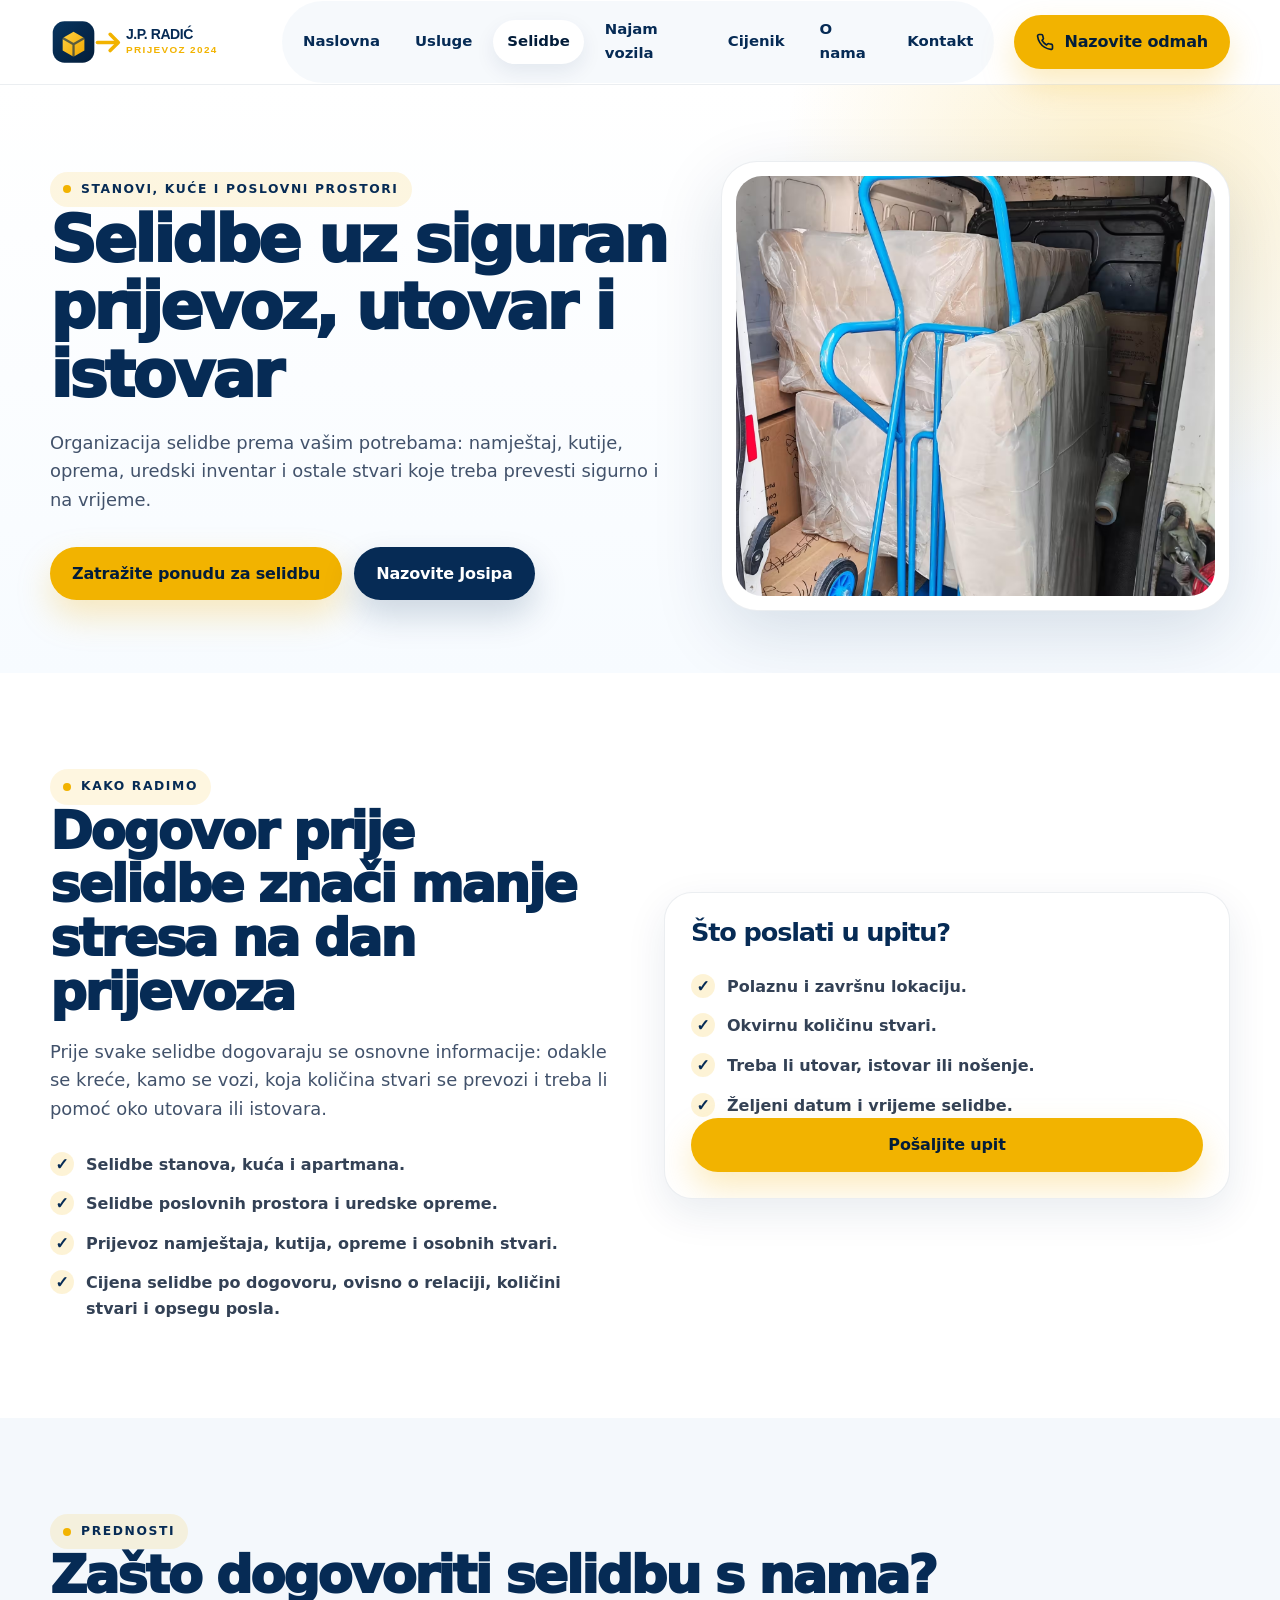
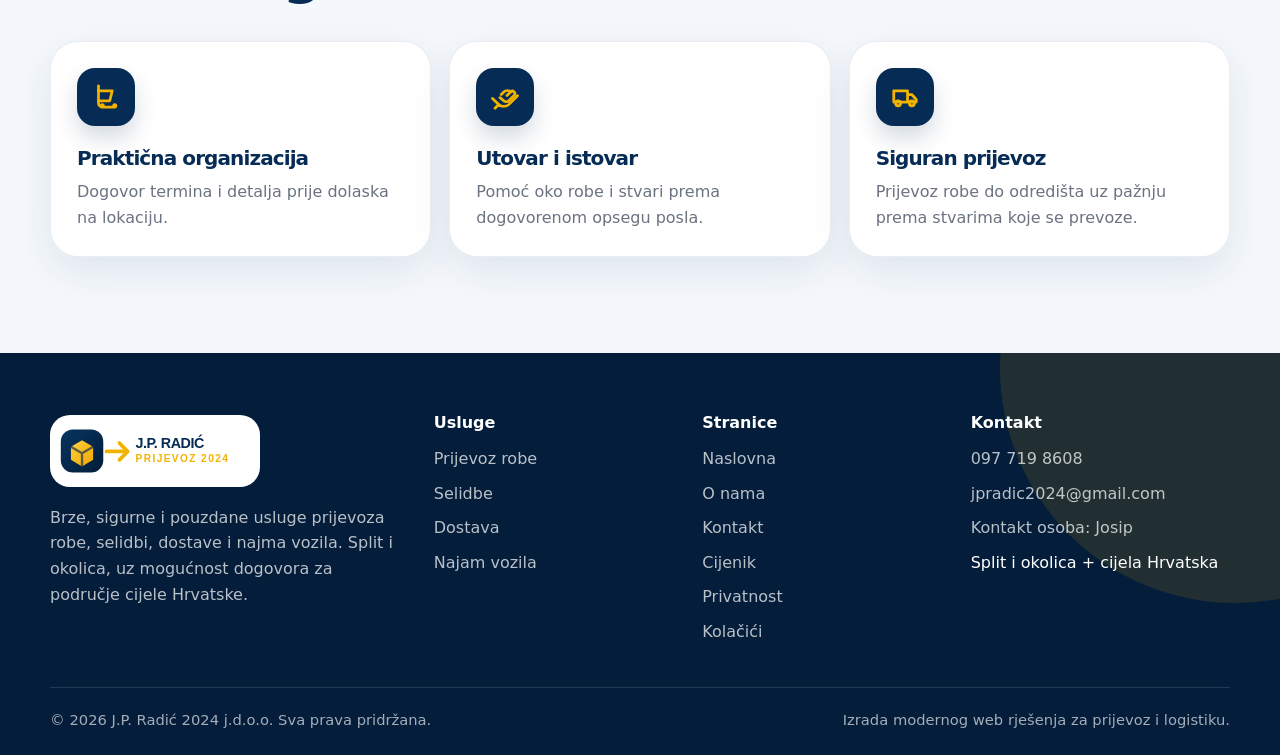
<file: selidbe.html>
<!doctype html>
<html lang="hr">
<head>
  <meta charset="utf-8">
  <meta name="viewport" content="width=device-width, initial-scale=1">
  <title>Selidbe Split | Stanovi, kuće i poslovni prostori</title>
  <meta name="description" content="Selidbe stanova, kuća i poslovnih prostora u Splitu i okolici uz utovar, prijevoz i istovar. Cijena selidbe po dogovoru.">
  <meta name="theme-color" content="#062B55">
  <meta property="og:title" content="Selidbe Split | Stanovi, kuće i poslovni prostori">
  <meta property="og:description" content="Selidbe stanova, kuća i poslovnih prostora u Splitu i okolici uz utovar, prijevoz i istovar. Cijena selidbe po dogovoru.">
  <meta property="og:type" content="website">
  <link rel="icon" href="assets/img/favicon.svg" type="image/svg+xml">
  <link rel="preload" href="assets/img/logo.svg" as="image">
  <link rel="stylesheet" href="assets/css/style.css">
  <script type="application/ld+json">
  {
    "@context": "https://schema.org",
    "@type": "LocalBusiness",
    "name": "J.P. Radić 2024 j.d.o.o.",
    "description": "Prijevoz robe, selidbe, dostava i najam vozila u Splitu, okolici i cijeloj Hrvatskoj.",
    "telephone": "+385977198608",
    "email": "jpradic2024@gmail.com",
    "address": {"@type":"PostalAddress","addressLocality":"Split","addressCountry":"HR"},
    "areaServed": ["Split", "Hrvatska"],
    "url": "https://jpradic2024.hr/"
  }
  </script>
</head>
<body>

<a class="skip-link" href="#main">Preskoči na sadržaj</a>
<header class="site-header">
  <div class="container navbar">
    <a class="brand" href="index.html" aria-label="J.P. Radić 2024 - početna"><img src="assets/img/logo.svg" alt="J.P. Radić 2024 logo"></a>
    <nav class="desktop-nav" aria-label="Glavna navigacija"><a href="index.html" class="">Naslovna</a><a href="usluge.html" class="">Usluge</a><a href="selidbe.html" class="active">Selidbe</a><a href="najam-vozila.html" class="">Najam vozila</a><a href="cijenik.html" class="">Cijenik</a><a href="o-nama.html" class="">O nama</a><a href="kontakt.html" class="">Kontakt</a></nav>
    <div class="nav-actions">
      <a class="btn btn-primary" href="tel:+385977198608"><svg viewBox="0 0 24 24" fill="none"><path d="M22 16.9v3a2 2 0 0 1-2.18 2 19.8 19.8 0 0 1-8.63-3.07 19.5 19.5 0 0 1-6-6A19.8 19.8 0 0 1 2.1 4.18 2 2 0 0 1 4.1 2h3a2 2 0 0 1 2 1.72c.13.95.35 1.88.66 2.77a2 2 0 0 1-.45 2.11L8.04 9.88a16 16 0 0 0 6.08 6.08l1.28-1.27a2 2 0 0 1 2.11-.45c.89.31 1.82.53 2.77.66A2 2 0 0 1 22 16.9z" stroke="currentColor" stroke-width="2.2" stroke-linecap="round" stroke-linejoin="round"/></svg> Nazovite odmah</a>
      <button class="menu-btn" aria-label="Otvori izbornik" aria-expanded="false"><span></span><span></span><span></span></button>
    </div>
  </div>
  <div class="mobile-panel">
    <div class="container">
      <a href="index.html">Naslovna<span>→</span></a><a href="usluge.html">Usluge<span>→</span></a><a href="selidbe.html">Selidbe<span>→</span></a><a href="najam-vozila.html">Najam vozila<span>→</span></a><a href="cijenik.html">Cijenik<span>→</span></a><a href="o-nama.html">O nama<span>→</span></a><a href="kontakt.html">Kontakt<span>→</span></a>
      <div class="mobile-cta">
        <a class="btn btn-primary" href="tel:+385977198608">Nazovite odmah</a>
        <a class="btn btn-secondary" href="kontakt.html">Pošaljite upit</a>
      </div>
    </div>
  </div>
</header>

<main id="main">

<section class="page-hero">
  <div class="container page-hero-grid">
    <div class="reveal">
<span class="eyebrow">Stanovi, kuće i poslovni prostori</span>
      <h1>Selidbe uz siguran prijevoz, utovar i istovar</h1>
      <p class="lead">Organizacija selidbe prema vašim potrebama: namještaj, kutije, oprema, uredski inventar i ostale stvari koje treba prevesti sigurno i na vrijeme.</p>
      <div class="hero-cta"><a class="btn btn-primary" href="kontakt.html">Zatražite ponudu za selidbu</a><a class="btn btn-secondary" href="tel:+385977198608">Nazovite Josipa</a></div>
    </div>
    <div class="image-frame reveal"><img src="assets/img/photos/kombi-dostava-kolica.avif" alt="Selidbe s utovarom, istovarom i prijevozom namještaja"></div>
  </div>
</section>
<section class="section">
  <div class="container split">
    <div class="reveal">
      <span class="eyebrow">Kako radimo</span>
      <h2>Dogovor prije selidbe znači manje stresa na dan prijevoza</h2>
      <p class="lead" style="margin-top:18px">Prije svake selidbe dogovaraju se osnovne informacije: odakle se kreće, kamo se vozi, koja količina stvari se prevozi i treba li pomoć oko utovara ili istovara.</p>
      <ul class="list-check"><li>Selidbe stanova, kuća i apartmana.</li><li>Selidbe poslovnih prostora i uredske opreme.</li><li>Prijevoz namještaja, kutija, opreme i osobnih stvari.</li><li>Cijena selidbe po dogovoru, ovisno o relaciji, količini stvari i opsegu posla.</li></ul>
    </div>
    <div class="quote-card reveal">
      <h3>Što poslati u upitu?</h3>
      <ul class="list-check"><li>Polaznu i završnu lokaciju.</li><li>Okvirnu količinu stvari.</li><li>Treba li utovar, istovar ili nošenje.</li><li>Željeni datum i vrijeme selidbe.</li></ul>
      <a class="btn btn-primary full" href="kontakt.html">Pošaljite upit</a>
    </div>
  </div>
</section>
<section class="section soft">
  <div class="container">
    <div class="section-head reveal"><div><span class="eyebrow">Prednosti</span><h2>Zašto dogovoriti selidbu s nama?</h2></div></div>
    <div class="feature-grid">
      <div class="feature-card reveal"><div class="icon"><svg viewBox="0 0 24 24" fill="none"><path d="M6 3v14a3 3 0 0 0 3 3h10" stroke="currentColor" stroke-width="2.2" stroke-linecap="round"/><path d="M6 7h11l-2 8H6" stroke="currentColor" stroke-width="2.2" stroke-linecap="round" stroke-linejoin="round"/><path d="M9 20a1 1 0 1 0 0-2 1 1 0 0 0 0 2ZM19 20a1 1 0 1 0 0-2 1 1 0 0 0 0 2Z" stroke="currentColor" stroke-width="2"/></svg></div><h3>Praktična organizacija</h3><p>Dogovor termina i detalja prije dolaska na lokaciju.</p></div>
      <div class="feature-card reveal"><div class="icon"><svg viewBox="0 0 24 24" fill="none"><path d="M8 12.5 11 15a3 3 0 0 0 4.2-.2l4.3-4.3a2 2 0 0 0-2.8-2.8l-3.1 3.1" stroke="currentColor" stroke-width="2.2" stroke-linecap="round" stroke-linejoin="round"/><path d="M2 13.2 7 18a6 6 0 0 0 8.2-.1L22 11M7 18l-3 3" stroke="currentColor" stroke-width="2.2" stroke-linecap="round" stroke-linejoin="round"/><path d="m9 10 2-2a4 4 0 0 1 5.6 0" stroke="currentColor" stroke-width="2.2" stroke-linecap="round"/></svg></div><h3>Utovar i istovar</h3><p>Pomoć oko robe i stvari prema dogovorenom opsegu posla.</p></div>
      <div class="feature-card reveal"><div class="icon"><svg viewBox="0 0 24 24" fill="none"><path d="M3 7h11v9H3zM14 10h3.4L21 14v2h-7z" stroke="currentColor" stroke-width="2.2" stroke-linecap="round" stroke-linejoin="round"/><path d="M6.5 19a2 2 0 1 0 0-4 2 2 0 0 0 0 4ZM17.5 19a2 2 0 1 0 0-4 2 2 0 0 0 0 4Z" stroke="currentColor" stroke-width="2.2"/></svg></div><h3>Siguran prijevoz</h3><p>Prijevoz robe do odredišta uz pažnju prema stvarima koje se prevoze.</p></div>
    </div>
  </div>
</section>
</main>
<footer class="site-footer">
  <div class="container">
    <div class="footer-grid">
      <div>
        <img class="footer-logo" src="assets/img/logo.svg" alt="J.P. Radić 2024 logo">
        <p style="margin-top:18px">Brze, sigurne i pouzdane usluge prijevoza robe, selidbi, dostave i najma vozila. Split i okolica, uz mogućnost dogovora za područje cijele Hrvatske.</p>
      </div>
      <div>
        <h3>Usluge</h3>
        <div class="footer-links">
          <a href="usluge.html">Prijevoz robe</a>
          <a href="selidbe.html">Selidbe</a>
          <a href="usluge.html#dostava">Dostava</a>
          <a href="najam-vozila.html">Najam vozila</a>
        </div>
      </div>
      <div>
        <h3>Stranice</h3>
        <div class="footer-links">
          <a href="index.html">Naslovna</a>
          <a href="o-nama.html">O nama</a>
          <a href="kontakt.html">Kontakt</a>
          <a href="cijenik.html">Cijenik</a>
          <a href="privatnost.html">Privatnost</a>
          <a href="kolacici.html">Kolačići</a>
        </div>
      </div>
      <div>
        <h3>Kontakt</h3>
        <div class="footer-links">
          <a href="tel:+385977198608">097 719 8608</a>
          <a href="mailto:jpradic2024@gmail.com">jpradic2024@gmail.com</a>
          <a href="kontakt.html">Kontakt osoba: Josip</a>
          <span>Split i okolica + cijela Hrvatska</span>
        </div>
      </div>
    </div>
    <div class="footer-bottom">
      <span>© 2026 J.P. Radić 2024 j.d.o.o. Sva prava pridržana.</span>
      <span>Izrada modernog web rješenja za prijevoz i logistiku.</span>
    </div>
  </div>
</footer>
<div class="sticky-mobile-actions">
  <a href="tel:+385977198608">Poziv</a>
  <a href="https://wa.me/385977198608" target="_blank" rel="noopener">WhatsApp</a>
  <a href="mailto:jpradic2024@gmail.com">E-mail</a>
</div>
<script src="assets/js/main.js"></script>
</body>
</html>
</file>
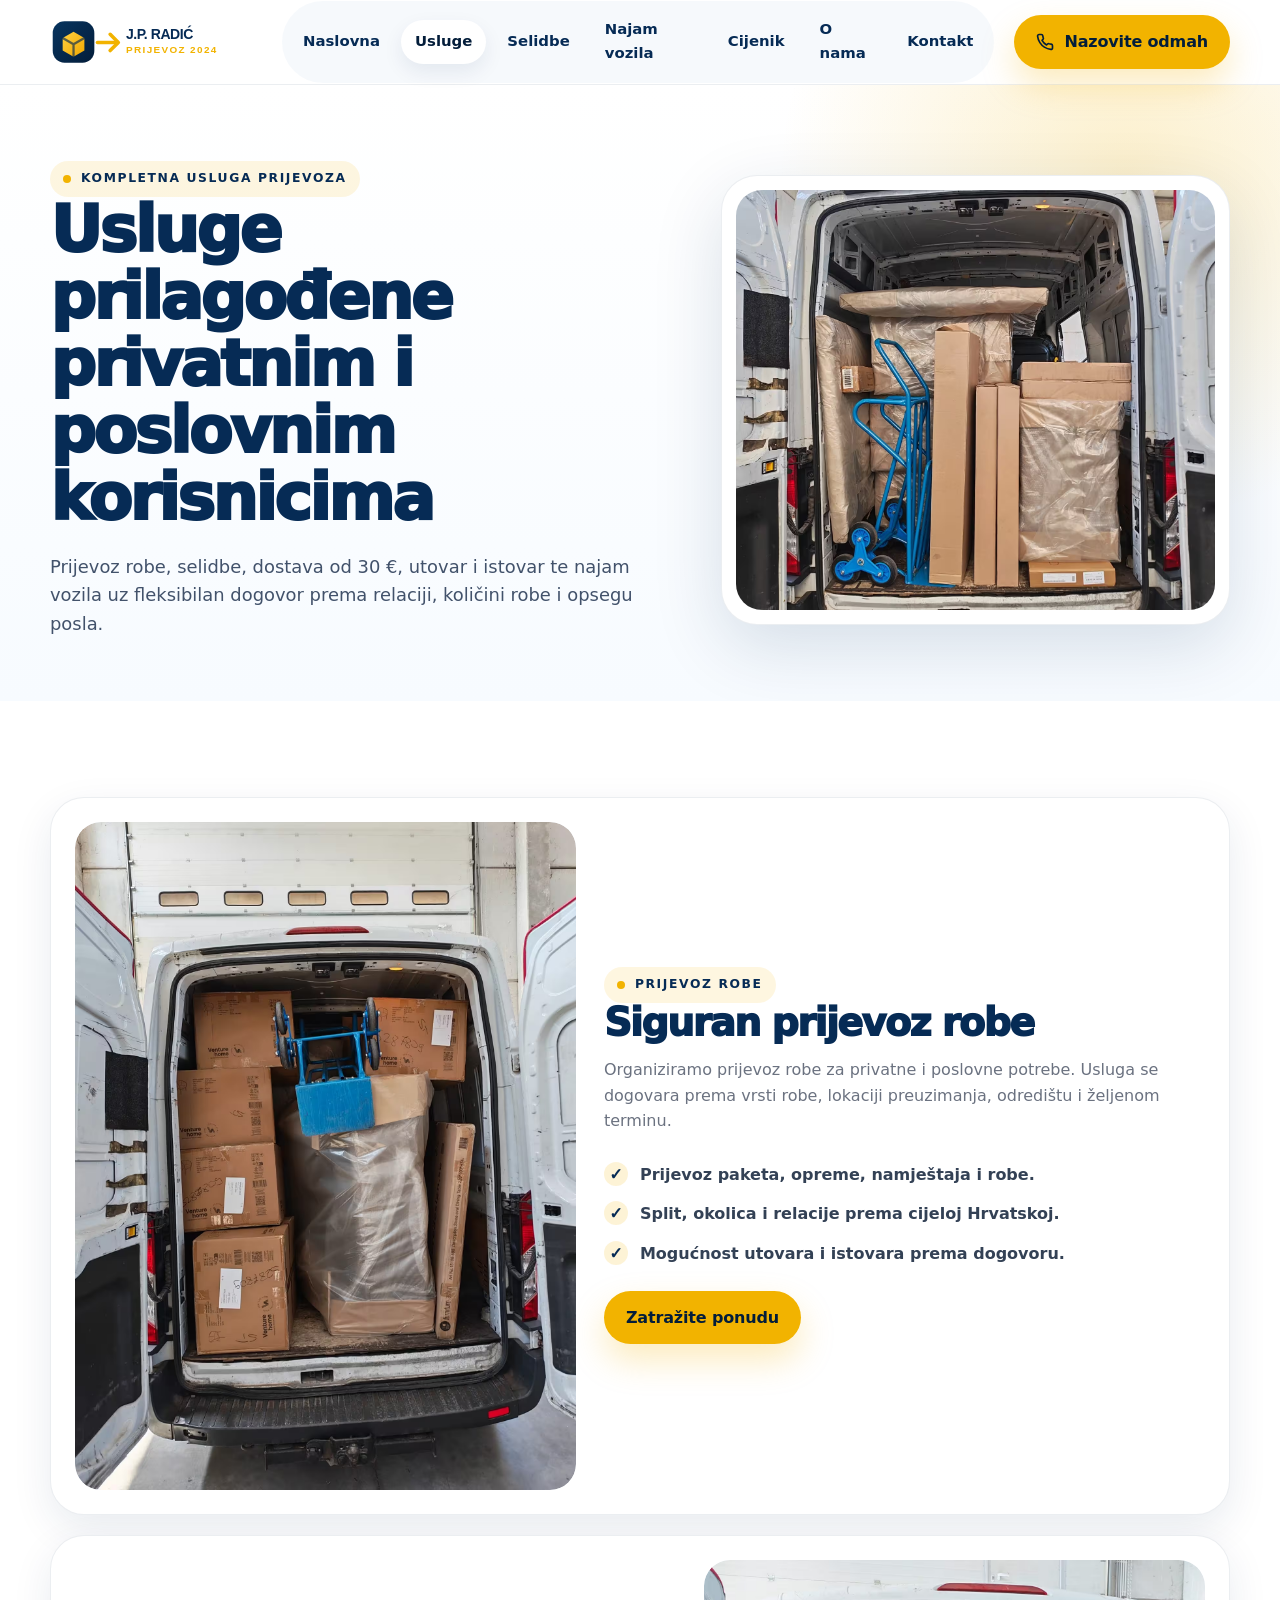
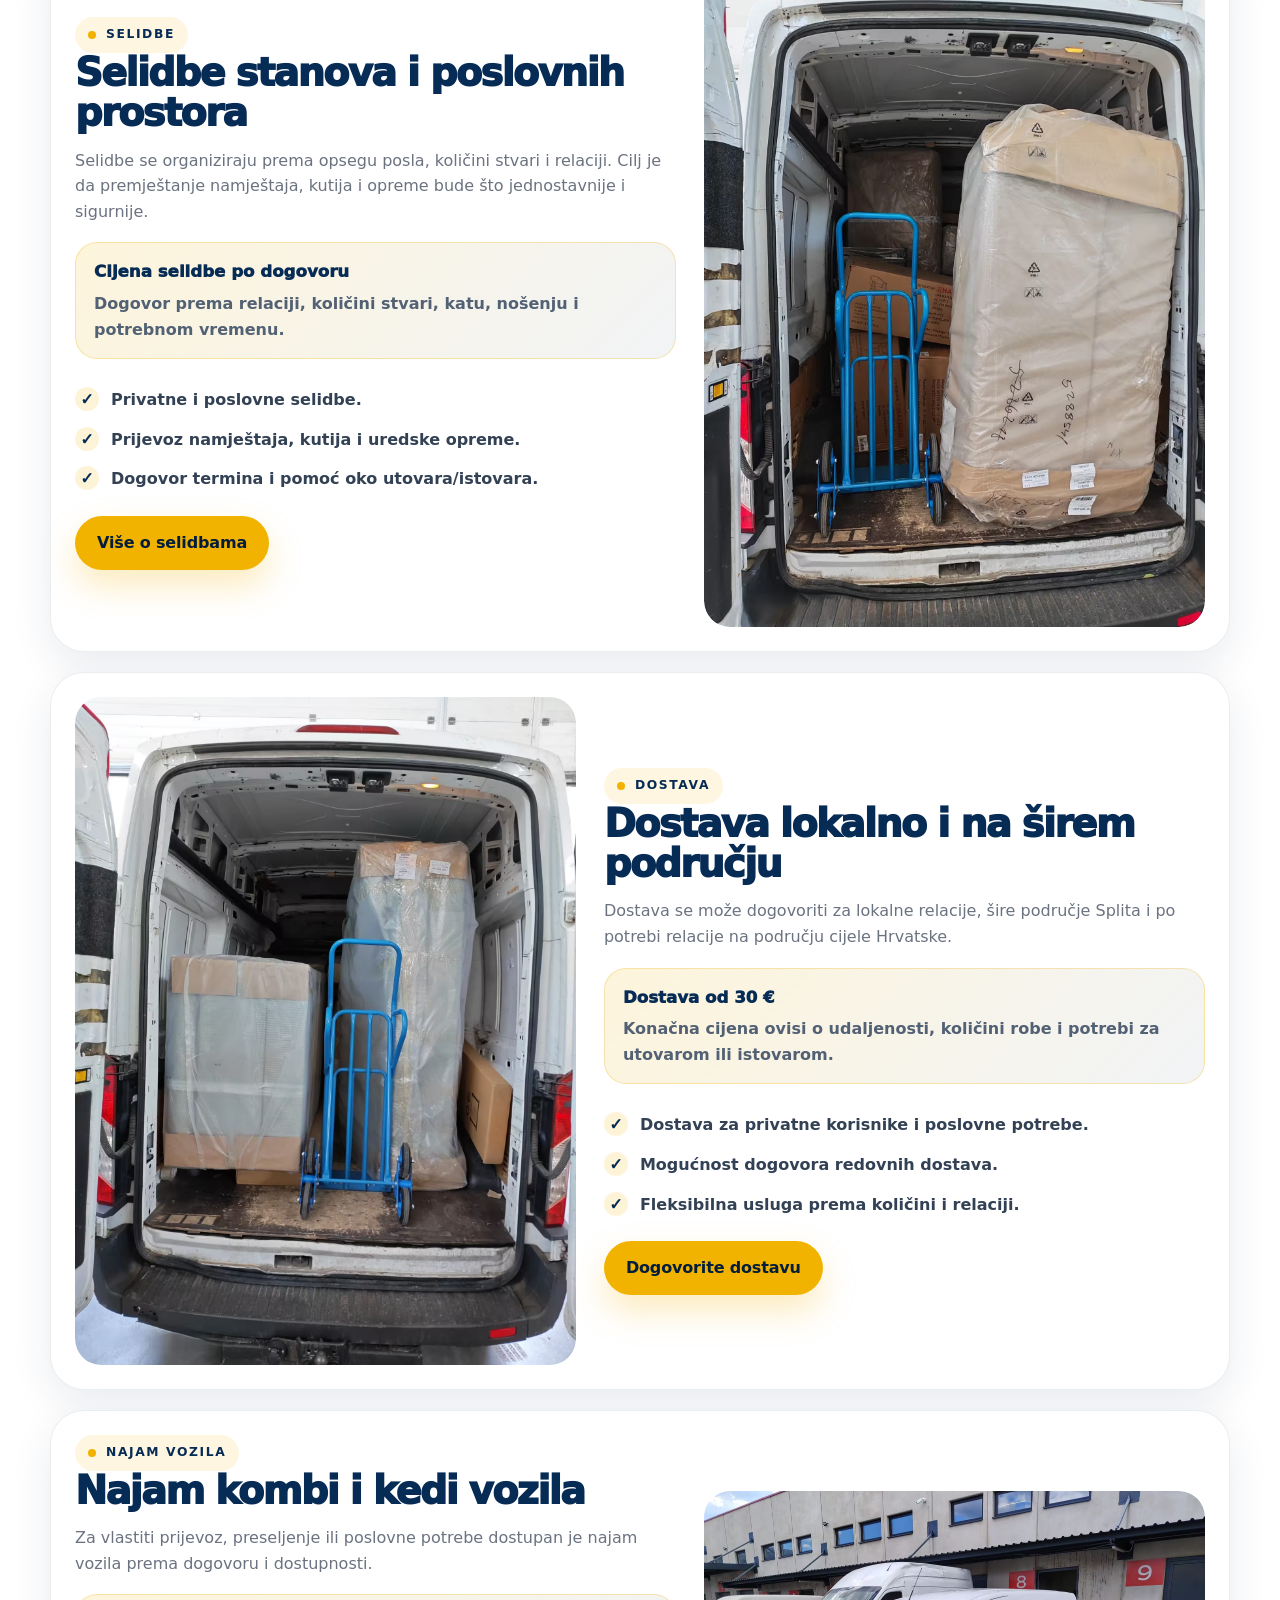
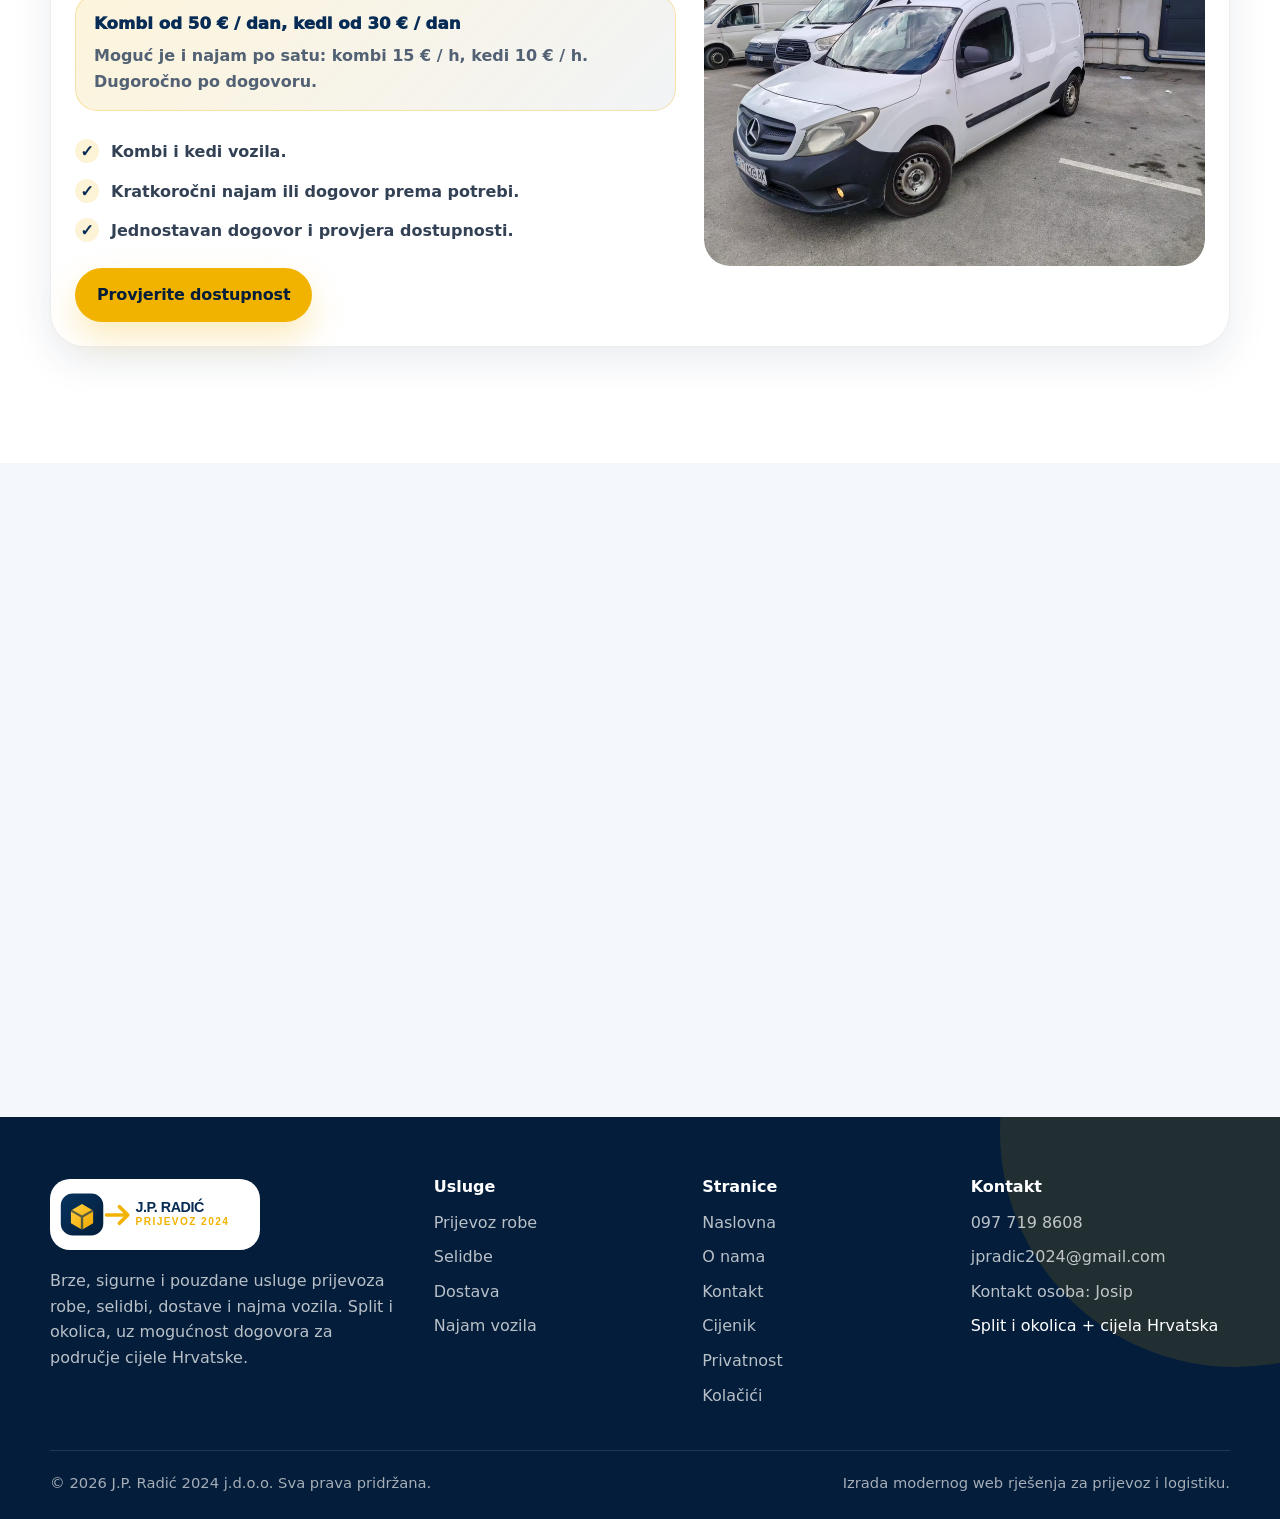
<file: usluge.html>
<!doctype html>
<html lang="hr">
<head>
  <meta charset="utf-8">
  <meta name="viewport" content="width=device-width, initial-scale=1">
  <title>Usluge | Prijevoz robe, selidbe, dostava i najam vozila</title>
  <meta name="description" content="Usluge prijevoza robe, selidbi, dostave od 30 €, utovara i istovara te najma kombi i kedi vozila u Splitu i Hrvatskoj.">
  <meta name="theme-color" content="#062B55">
  <meta property="og:title" content="Usluge | Prijevoz robe, selidbe, dostava i najam vozila">
  <meta property="og:description" content="Usluge prijevoza robe, selidbi, dostave od 30 €, utovara i istovara te najma kombi i kedi vozila u Splitu i Hrvatskoj.">
  <meta property="og:type" content="website">
  <link rel="icon" href="assets/img/favicon.svg" type="image/svg+xml">
  <link rel="preload" href="assets/img/logo.svg" as="image">
  <link rel="stylesheet" href="assets/css/style.css">
  <script type="application/ld+json">
  {
    "@context": "https://schema.org",
    "@type": "LocalBusiness",
    "name": "J.P. Radić 2024 j.d.o.o.",
    "description": "Prijevoz robe, selidbe, dostava i najam vozila u Splitu, okolici i cijeloj Hrvatskoj.",
    "telephone": "+385977198608",
    "email": "jpradic2024@gmail.com",
    "address": {"@type":"PostalAddress","addressLocality":"Split","addressCountry":"HR"},
    "areaServed": ["Split", "Hrvatska"],
    "url": "https://jpradic2024.hr/"
  }
  </script>
</head>
<body>

<a class="skip-link" href="#main">Preskoči na sadržaj</a>
<header class="site-header">
  <div class="container navbar">
    <a class="brand" href="index.html" aria-label="J.P. Radić 2024 - početna"><img src="assets/img/logo.svg" alt="J.P. Radić 2024 logo"></a>
    <nav class="desktop-nav" aria-label="Glavna navigacija"><a href="index.html" class="">Naslovna</a><a href="usluge.html" class="active">Usluge</a><a href="selidbe.html" class="">Selidbe</a><a href="najam-vozila.html" class="">Najam vozila</a><a href="cijenik.html" class="">Cijenik</a><a href="o-nama.html" class="">O nama</a><a href="kontakt.html" class="">Kontakt</a></nav>
    <div class="nav-actions">
      <a class="btn btn-primary" href="tel:+385977198608"><svg viewBox="0 0 24 24" fill="none"><path d="M22 16.9v3a2 2 0 0 1-2.18 2 19.8 19.8 0 0 1-8.63-3.07 19.5 19.5 0 0 1-6-6A19.8 19.8 0 0 1 2.1 4.18 2 2 0 0 1 4.1 2h3a2 2 0 0 1 2 1.72c.13.95.35 1.88.66 2.77a2 2 0 0 1-.45 2.11L8.04 9.88a16 16 0 0 0 6.08 6.08l1.28-1.27a2 2 0 0 1 2.11-.45c.89.31 1.82.53 2.77.66A2 2 0 0 1 22 16.9z" stroke="currentColor" stroke-width="2.2" stroke-linecap="round" stroke-linejoin="round"/></svg> Nazovite odmah</a>
      <button class="menu-btn" aria-label="Otvori izbornik" aria-expanded="false"><span></span><span></span><span></span></button>
    </div>
  </div>
  <div class="mobile-panel">
    <div class="container">
      <a href="index.html">Naslovna<span>→</span></a><a href="usluge.html">Usluge<span>→</span></a><a href="selidbe.html">Selidbe<span>→</span></a><a href="najam-vozila.html">Najam vozila<span>→</span></a><a href="cijenik.html">Cijenik<span>→</span></a><a href="o-nama.html">O nama<span>→</span></a><a href="kontakt.html">Kontakt<span>→</span></a>
      <div class="mobile-cta">
        <a class="btn btn-primary" href="tel:+385977198608">Nazovite odmah</a>
        <a class="btn btn-secondary" href="kontakt.html">Pošaljite upit</a>
      </div>
    </div>
  </div>
</header>

<main id="main">

<section class="page-hero">
  <div class="container page-hero-grid">
    <div class="reveal">
<span class="eyebrow">Kompletna usluga prijevoza</span>
      <h1>Usluge prilagođene privatnim i poslovnim korisnicima</h1>
      <p class="lead">Prijevoz robe, selidbe, dostava od 30 €, utovar i istovar te najam vozila uz fleksibilan dogovor prema relaciji, količini robe i opsegu posla.</p>
    </div>
    <div class="image-frame reveal"><img src="assets/img/photos/kombi-utovar-paketi.avif" alt="Kombi s robom i paketima spremnim za prijevoz"></div>
  </div>
</section>
<section class="section">
  <div class="container">
    <article class="service-detail reveal" id="prijevoz-robe">
      <div class="service-media"><img src="assets/img/photos/kombi-roba-kutije.avif" alt="Prijevoz robe i kutija u kombiju"></div>
      <div><span class="eyebrow">Prijevoz robe</span><h2>Siguran prijevoz robe</h2><p>Organiziramo prijevoz robe za privatne i poslovne potrebe. Usluga se dogovara prema vrsti robe, lokaciji preuzimanja, odredištu i željenom terminu.</p><ul class="list-check"><li>Prijevoz paketa, opreme, namještaja i robe.</li><li>Split, okolica i relacije prema cijeloj Hrvatskoj.</li><li>Mogućnost utovara i istovara prema dogovoru.</li></ul><a class="btn btn-primary" href="kontakt.html">Zatražite ponudu</a></div>
    </article>
    <article class="service-detail reveal" id="selidbe">
      <div class="service-media"><img src="assets/img/photos/kombi-selidba-namjestaj.avif" alt="Selidbe stanova i poslovnih prostora s utovarom"></div>
      <div><span class="eyebrow">Selidbe</span><h2>Selidbe stanova i poslovnih prostora</h2><p>Selidbe se organiziraju prema opsegu posla, količini stvari i relaciji. Cilj je da premještanje namještaja, kutija i opreme bude što jednostavnije i sigurnije.</p><div class="inline-price"><strong>Cijena selidbe po dogovoru</strong><span>Dogovor prema relaciji, količini stvari, katu, nošenju i potrebnom vremenu.</span></div><ul class="list-check"><li>Privatne i poslovne selidbe.</li><li>Prijevoz namještaja, kutija i uredske opreme.</li><li>Dogovor termina i pomoć oko utovara/istovara.</li></ul><a class="btn btn-primary" href="selidbe.html">Više o selidbama</a></div>
    </article>
    <article class="service-detail reveal" id="dostava">
      <div class="service-media"><img src="assets/img/photos/kombi-uredna-dostava.avif" alt="Dostava robe kombijem na području Splita i Hrvatske"></div>
      <div><span class="eyebrow">Dostava</span><h2>Dostava lokalno i na širem području</h2><p>Dostava se može dogovoriti za lokalne relacije, šire područje Splita i po potrebi relacije na području cijele Hrvatske.</p><div class="inline-price"><strong>Dostava od 30 €</strong><span>Konačna cijena ovisi o udaljenosti, količini robe i potrebi za utovarom ili istovarom.</span></div><ul class="list-check"><li>Dostava za privatne korisnike i poslovne potrebe.</li><li>Mogućnost dogovora redovnih dostava.</li><li>Fleksibilna usluga prema količini i relaciji.</li></ul><a class="btn btn-primary" href="kontakt.html">Dogovorite dostavu</a></div>
    </article>
    <article class="service-detail reveal" id="najam">
      <div class="service-media"><img src="assets/img/photos/kedi-vozilo-1.avif" alt="Najam kombi i kedi vozila"></div>
      <div><span class="eyebrow">Najam vozila</span><h2>Najam kombi i kedi vozila</h2><p>Za vlastiti prijevoz, preseljenje ili poslovne potrebe dostupan je najam vozila prema dogovoru i dostupnosti.</p><div class="inline-price"><strong>Kombi od 50 € / dan, kedi od 30 € / dan</strong><span>Moguć je i najam po satu: kombi 15 € / h, kedi 10 € / h. Dugoročno po dogovoru.</span></div><ul class="list-check"><li>Kombi i kedi vozila.</li><li>Kratkoročni najam ili dogovor prema potrebi.</li><li>Jednostavan dogovor i provjera dostupnosti.</li></ul><a class="btn btn-primary" href="najam-vozila.html">Provjerite dostupnost</a></div>
    </article>
  </div>
</section>

<section class="section soft price-section" id="cijene">
  <div class="container">
    <div class="section-head reveal">
      <div><span class="eyebrow">Cjenik</span><h2>Početne cijene i dogovor usluge</h2></div>
    </div>
    <div class="pricing-grid">
      <article class="price-card reveal"><span class="price-label">Dostava</span><h3>Od 30 €</h3><p>Ovisi o udaljenosti, količini robe i tome treba li dodatno uključiti utovar ili istovar.</p></article>
      <article class="price-card reveal"><span class="price-label">Selidbe</span><h3>Po dogovoru</h3><p>Selidba se obračunava prema relaciji, količini stvari, katu, nošenju i ukupnom opsegu posla.</p></article>
      <article class="price-card featured reveal"><span class="price-label">Kombi</span><h3>50 € / dan</h3><p>Najam kombija: 50 € / dan ili 15 € / h. Za dugoročni najam cijena po dogovoru.</p></article>
      <article class="price-card reveal"><span class="price-label">Kedi</span><h3>30 € / dan</h3><p>Najam kedi vozila: 30 € / dan ili 10 € / h. Dugoročni najam se dogovara individualno.</p></article>
    </div>
    <p class="price-disclaimer reveal">Točna cijena potvrđuje se nakon provjere relacije, dostupnosti vozila i dogovorenog opsega usluge.</p>
  </div>
</section>
</main>
<footer class="site-footer">
  <div class="container">
    <div class="footer-grid">
      <div>
        <img class="footer-logo" src="assets/img/logo.svg" alt="J.P. Radić 2024 logo">
        <p style="margin-top:18px">Brze, sigurne i pouzdane usluge prijevoza robe, selidbi, dostave i najma vozila. Split i okolica, uz mogućnost dogovora za područje cijele Hrvatske.</p>
      </div>
      <div>
        <h3>Usluge</h3>
        <div class="footer-links">
          <a href="usluge.html">Prijevoz robe</a>
          <a href="selidbe.html">Selidbe</a>
          <a href="usluge.html#dostava">Dostava</a>
          <a href="najam-vozila.html">Najam vozila</a>
        </div>
      </div>
      <div>
        <h3>Stranice</h3>
        <div class="footer-links">
          <a href="index.html">Naslovna</a>
          <a href="o-nama.html">O nama</a>
          <a href="kontakt.html">Kontakt</a>
          <a href="cijenik.html">Cijenik</a>
          <a href="privatnost.html">Privatnost</a>
          <a href="kolacici.html">Kolačići</a>
        </div>
      </div>
      <div>
        <h3>Kontakt</h3>
        <div class="footer-links">
          <a href="tel:+385977198608">097 719 8608</a>
          <a href="mailto:jpradic2024@gmail.com">jpradic2024@gmail.com</a>
          <a href="kontakt.html">Kontakt osoba: Josip</a>
          <span>Split i okolica + cijela Hrvatska</span>
        </div>
      </div>
    </div>
    <div class="footer-bottom">
      <span>© 2026 J.P. Radić 2024 j.d.o.o. Sva prava pridržana.</span>
      <span>Izrada modernog web rješenja za prijevoz i logistiku.</span>
    </div>
  </div>
</footer>
<div class="sticky-mobile-actions">
  <a href="tel:+385977198608">Poziv</a>
  <a href="https://wa.me/385977198608" target="_blank" rel="noopener">WhatsApp</a>
  <a href="mailto:jpradic2024@gmail.com">E-mail</a>
</div>
<script src="assets/js/main.js"></script>
</body>
</html>
</file>
<file: assets/css/style.css>
:root{
  --navy:#062B55;
  --navy-2:#031D3A;
  --gold:#F2B300;
  --gold-2:#FFD041;
  --ink:#111827;
  --muted:#6B7280;
  --soft:#F4F8FC;
  --line:#E5EEF7;
  --white:#FFFFFF;
  --radius:28px;
  --shadow:0 22px 70px rgba(6,43,85,.14);
  --shadow-soft:0 14px 40px rgba(6,43,85,.09);
  --max:1180px;
}
*{box-sizing:border-box}
html{scroll-behavior:smooth}
body{
  margin:0;
  font-family:Inter, ui-sans-serif, system-ui, -apple-system, BlinkMacSystemFont, "Segoe UI", Arial, sans-serif;
  color:var(--ink);
  background:var(--white);
  line-height:1.6;
  overflow-x:hidden;
}
a{color:inherit;text-decoration:none}
img{max-width:100%;display:block}
button,input,textarea,select{font:inherit}
.skip-link{position:absolute;top:-80px;left:16px;background:var(--navy);color:#fff;padding:12px 16px;border-radius:12px;z-index:9999}.skip-link:focus{top:16px}
.container{width:min(var(--max),calc(100% - 40px));margin-inline:auto}
.eyebrow{display:inline-flex;align-items:center;gap:10px;font-weight:900;letter-spacing:.13em;text-transform:uppercase;font-size:.77rem;color:var(--navy);background:rgba(242,179,0,.12);padding:8px 13px;border-radius:999px}.eyebrow:before{content:"";width:8px;height:8px;border-radius:50%;background:var(--gold)}
h1,h2,h3{line-height:1.05;margin:0;color:var(--navy);letter-spacing:-.045em}h1{font-size:clamp(2.6rem,6vw,5.95rem);font-weight:950}h2{font-size:clamp(2rem,4vw,4rem);font-weight:950}h3{font-size:clamp(1.25rem,2vw,1.75rem);font-weight:900}p{margin:0;color:var(--muted)}
.lead{font-size:clamp(1.03rem,1.4vw,1.22rem);max-width:720px;color:#42526b}.accent{color:var(--gold)}.navy{color:var(--navy)}
.btn{display:inline-flex;align-items:center;justify-content:center;gap:10px;border:0;border-radius:999px;padding:14px 22px;font-weight:900;letter-spacing:-.01em;cursor:pointer;transition:transform .25s ease,box-shadow .25s ease,background .25s ease;white-space:nowrap}.btn:hover{transform:translateY(-2px)}.btn-primary{background:var(--gold);color:var(--navy-2);box-shadow:0 16px 34px rgba(242,179,0,.26)}.btn-primary:hover{box-shadow:0 20px 44px rgba(242,179,0,.36)}.btn-secondary{background:var(--navy);color:#fff;box-shadow:0 16px 34px rgba(6,43,85,.18)}.btn-ghost{background:#fff;color:var(--navy);border:1px solid rgba(6,43,85,.13)}.btn svg{width:18px;height:18px;flex:0 0 18px}.btn.full{width:100%}
.site-header{position:sticky;top:0;z-index:50;background:rgba(255,255,255,.86);backdrop-filter:blur(18px);border-bottom:1px solid rgba(6,43,85,.08)}
.navbar{height:84px;display:flex;align-items:center;justify-content:space-between;gap:20px}.brand{display:flex;align-items:center;gap:12px;min-width:212px}.brand img{width:190px;height:auto}.desktop-nav{display:flex;align-items:center;gap:7px;background:rgba(244,248,252,.82);padding:7px;border-radius:999px}.desktop-nav a{font-size:.93rem;font-weight:850;color:var(--navy);padding:10px 14px;border-radius:999px;transition:background .2s ease,color .2s ease}.desktop-nav a:hover,.desktop-nav a.active{background:#fff;color:var(--navy-2);box-shadow:0 8px 20px rgba(6,43,85,.08)}.nav-actions{display:flex;align-items:center;gap:10px}.menu-btn{display:none;width:48px;height:48px;border:0;border-radius:50%;background:var(--navy);color:#fff;cursor:pointer}.menu-btn span{display:block;width:20px;height:2px;background:#fff;margin:5px auto;border-radius:99px;transition:.25s}.menu-open .menu-btn span:nth-child(1){transform:translateY(7px) rotate(45deg)}.menu-open .menu-btn span:nth-child(2){opacity:0}.menu-open .menu-btn span:nth-child(3){transform:translateY(-7px) rotate(-45deg)}.mobile-panel{display:none;position:fixed;top:84px;left:0;right:0;background:#fff;border-bottom:1px solid var(--line);box-shadow:0 30px 70px rgba(6,43,85,.14);padding:18px 20px 26px}.mobile-panel a{display:flex;align-items:center;justify-content:space-between;padding:15px 2px;border-bottom:1px solid var(--line);font-weight:900;color:var(--navy)}.mobile-panel .mobile-cta{margin-top:18px;display:grid;gap:10px}
.hero{position:relative;isolation:isolate;overflow:hidden;background:radial-gradient(circle at 85% 20%,rgba(242,179,0,.22),transparent 33%),linear-gradient(180deg,#fff 0%,#f7fbff 100%);padding:70px 0 34px}.hero:before{content:"";position:absolute;inset:auto -10% -38% auto;width:560px;height:560px;background:var(--gold);opacity:.1;border-radius:50%;z-index:-1}.hero-grid{display:grid;grid-template-columns:1.02fr .98fr;gap:48px;align-items:center}.hero-copy{padding:28px 0}.hero-copy h1{margin-top:22px}.hero-copy .lead{margin-top:22px}.hero-cta{display:flex;align-items:center;gap:12px;flex-wrap:wrap;margin-top:32px}.hero-card{position:relative;background:#fff;border:1px solid rgba(6,43,85,.08);border-radius:36px;box-shadow:var(--shadow);padding:18px;overflow:hidden}.hero-card img{border-radius:28px}.hero-badge{position:absolute;right:36px;bottom:32px;background:var(--navy);color:#fff;border:4px solid #fff;border-radius:28px;padding:16px 18px;box-shadow:0 16px 35px rgba(3,29,58,.25);font-weight:950;line-height:1.08;text-transform:uppercase;transform:rotate(-3deg)}.hero-badge span{display:block;color:var(--gold)}.quick-stats{display:grid;grid-template-columns:repeat(4,1fr);gap:14px;margin-top:34px}.stat{background:#fff;border:1px solid rgba(6,43,85,.08);border-radius:22px;padding:17px 18px;box-shadow:var(--shadow-soft)}.stat strong{display:block;color:var(--navy);font-size:1rem;line-height:1.15}.stat small{display:block;color:var(--muted);font-weight:700;margin-top:5px}.section{padding:96px 0}.section.soft{background:var(--soft)}.section-head{display:flex;align-items:flex-end;justify-content:space-between;gap:32px;margin-bottom:38px}.section-head .lead{max-width:590px}.cards{display:grid;grid-template-columns:repeat(4,1fr);gap:18px}.service-card,.feature-card,.vehicle-card,.contact-card,.quote-card{background:#fff;border:1px solid rgba(6,43,85,.08);border-radius:var(--radius);box-shadow:var(--shadow-soft);padding:26px;position:relative;overflow:hidden;transition:transform .28s ease,box-shadow .28s ease,border-color .28s ease}.service-card:hover,.feature-card:hover,.vehicle-card:hover,.contact-card:hover{transform:translateY(-6px);box-shadow:var(--shadow);border-color:rgba(242,179,0,.35)}.service-card:after{content:"";position:absolute;right:-36px;top:-36px;width:110px;height:110px;border-radius:50%;background:rgba(242,179,0,.12)}.icon{width:58px;height:58px;border-radius:18px;background:var(--navy);color:var(--gold);display:grid;place-items:center;margin-bottom:22px;box-shadow:0 12px 22px rgba(6,43,85,.17)}.icon svg{width:30px;height:30px}.service-card h3{font-size:1.35rem}.service-card p{margin-top:11px}.card-link{display:inline-flex;align-items:center;gap:7px;margin-top:20px;font-weight:950;color:var(--navy)}.card-link span{color:var(--gold);font-size:1.1em}.split{display:grid;grid-template-columns:1fr 1fr;gap:48px;align-items:center}.image-frame{border-radius:36px;background:#fff;box-shadow:var(--shadow);padding:14px;border:1px solid rgba(6,43,85,.08);position:relative}.image-frame img{border-radius:26px}.floating-note{position:absolute;left:-18px;bottom:28px;background:var(--navy);color:#fff;border-radius:22px;padding:16px 18px;box-shadow:0 18px 38px rgba(3,29,58,.25);font-weight:900}.floating-note strong{color:var(--gold)}.list-check{display:grid;gap:14px;margin:28px 0 0;padding:0;list-style:none}.list-check li{display:flex;gap:12px;align-items:flex-start;color:#334155;font-weight:700}.list-check li:before{content:"✓";display:grid;place-items:center;width:24px;height:24px;flex:0 0 24px;border-radius:50%;background:rgba(242,179,0,.16);color:var(--navy);font-weight:950}.process{display:grid;grid-template-columns:repeat(4,1fr);gap:18px;position:relative}.process:before{content:"";position:absolute;left:10%;right:10%;top:45px;height:3px;background:linear-gradient(90deg,var(--navy),var(--gold));opacity:.25}.step{position:relative;background:#fff;border:1px solid rgba(6,43,85,.08);border-radius:26px;padding:24px;box-shadow:var(--shadow-soft);z-index:1}.step-number{width:46px;height:46px;border-radius:50%;display:grid;place-items:center;background:var(--gold);color:var(--navy);font-weight:950;margin-bottom:18px;box-shadow:0 12px 22px rgba(242,179,0,.2)}.step h3{font-size:1.2rem}.step p{margin-top:9px}.cta-band{border-radius:38px;background:linear-gradient(135deg,var(--navy),var(--navy-2));color:#fff;padding:44px;display:grid;grid-template-columns:1.4fr .6fr;gap:22px;align-items:center;position:relative;overflow:hidden}.cta-band:before{content:"";position:absolute;right:-120px;top:-160px;width:360px;height:360px;border-radius:50%;background:var(--gold);opacity:.22}.cta-band h2{color:#fff}.cta-band p{color:rgba(255,255,255,.78);margin-top:14px}.cta-actions{display:flex;gap:12px;justify-content:flex-end;flex-wrap:wrap;position:relative}.page-hero{padding:76px 0 62px;background:radial-gradient(circle at 88% 15%,rgba(242,179,0,.2),transparent 28%),linear-gradient(180deg,#fff,#f7fbff);overflow:hidden}.page-hero-grid{display:grid;grid-template-columns:1.1fr .9fr;gap:48px;align-items:center}.page-hero h1{font-size:clamp(2.4rem,5vw,5rem)}.page-hero .lead{margin-top:20px}.mini-card-grid{display:grid;grid-template-columns:repeat(3,1fr);gap:16px;margin-top:30px}.mini-card{background:#fff;border:1px solid rgba(6,43,85,.08);border-radius:22px;padding:18px;box-shadow:var(--shadow-soft)}.mini-card strong{display:block;color:var(--navy);font-weight:950}.mini-card span{display:block;color:var(--muted);font-size:.93rem;font-weight:700;margin-top:4px}.service-detail{display:grid;grid-template-columns:1fr 1.2fr;gap:28px;align-items:center;background:#fff;border:1px solid rgba(6,43,85,.08);border-radius:34px;padding:24px;box-shadow:var(--shadow-soft);margin-bottom:20px}.service-detail:nth-child(even){grid-template-columns:1.2fr 1fr}.service-detail:nth-child(even) .service-media{order:2}.service-media{min-height:280px;border-radius:26px;background:#f4f8fc;overflow:hidden}.service-detail h2{font-size:clamp(1.8rem,3vw,3rem)}.service-detail p{margin-top:14px}.service-detail .btn{margin-top:24px}.two-col{display:grid;grid-template-columns:1fr 1fr;gap:20px}.feature-grid{display:grid;grid-template-columns:repeat(3,1fr);gap:18px}.feature-card h3{font-size:1.25rem;margin-top:6px}.feature-card p{margin-top:10px}.vehicle-grid{display:grid;grid-template-columns:repeat(2,1fr);gap:20px}.vehicle-card{padding:0}.vehicle-card img{border-radius:28px 28px 0 0}.vehicle-card-body{padding:26px}.vehicle-meta{display:flex;gap:8px;flex-wrap:wrap;margin-top:18px}.tag{display:inline-flex;align-items:center;border-radius:999px;padding:7px 10px;background:rgba(6,43,85,.07);color:var(--navy);font-size:.85rem;font-weight:900}.contact-grid{display:grid;grid-template-columns:.88fr 1.12fr;gap:28px;align-items:start}.contact-list{display:grid;gap:14px;margin-top:20px}.contact-item{display:flex;gap:14px;align-items:center;background:#fff;border:1px solid rgba(6,43,85,.08);border-radius:22px;padding:16px;box-shadow:var(--shadow-soft)}.contact-item .icon{width:48px;height:48px;border-radius:16px;margin:0;flex:0 0 48px}.contact-item strong{display:block;color:var(--navy);font-weight:950}.contact-item span{display:block;color:var(--muted);font-weight:700}.form-card{background:#fff;border:1px solid rgba(6,43,85,.08);border-radius:34px;padding:28px;box-shadow:var(--shadow)}.form-grid{display:grid;grid-template-columns:1fr 1fr;gap:14px}.field{display:grid;gap:7px}.field.full{grid-column:1/-1}.field label{font-weight:900;color:var(--navy);font-size:.94rem}.field input,.field textarea,.field select{width:100%;border:1px solid #d7e3ef;background:#fbfdff;border-radius:16px;padding:14px 15px;color:var(--ink);outline:none;transition:border-color .2s ease,box-shadow .2s ease}.field input:focus,.field textarea:focus,.field select:focus{border-color:var(--gold);box-shadow:0 0 0 4px rgba(242,179,0,.15)}.field textarea{min-height:130px;resize:vertical}.form-note{font-size:.9rem;color:var(--muted);font-weight:700;margin-top:12px}.site-footer{background:var(--navy-2);color:#fff;padding:62px 0 24px;position:relative;overflow:hidden}.site-footer:before{content:"";position:absolute;right:-190px;top:-220px;width:470px;height:470px;border-radius:50%;background:var(--gold);opacity:.12}.footer-grid{display:grid;grid-template-columns:1.2fr .8fr .8fr .9fr;gap:38px;position:relative}.footer-logo{width:210px;background:#fff;border-radius:20px;padding:8px}.site-footer p,.site-footer a{color:rgba(255,255,255,.72)}.site-footer h3{color:#fff;font-size:1rem;letter-spacing:0;margin-bottom:14px}.footer-links{display:grid;gap:9px}.footer-links a:hover{color:var(--gold)}.footer-bottom{border-top:1px solid rgba(255,255,255,.12);margin-top:42px;padding-top:20px;display:flex;align-items:center;justify-content:space-between;gap:16px;color:rgba(255,255,255,.64);font-size:.92rem;position:relative}.legal-content{max-width:860px}.legal-content h2{font-size:2rem;margin-top:34px}.legal-content p,.legal-content li{color:#43546b}.legal-content ul{padding-left:20px}.intro-loader{position:fixed;inset:0;background:linear-gradient(180deg,#fff,#f3f8fd);display:grid;place-items:center;z-index:9998;transition:opacity .55s ease,visibility .55s ease}.intro-loader.is-hidden{opacity:0;visibility:hidden}.intro-card{width:min(760px,calc(100% - 32px));background:#fff;border:1px solid rgba(6,43,85,.08);box-shadow:var(--shadow);border-radius:34px;padding:32px;position:relative;overflow:hidden}.intro-top{display:flex;justify-content:space-between;align-items:center;gap:20px;margin-bottom:26px}.intro-top img{width:190px}.intro-top span{font-weight:950;color:var(--navy);background:rgba(242,179,0,.16);padding:9px 12px;border-radius:999px}.route-track{position:relative;height:120px;margin-top:4px}.route-line{position:absolute;left:34px;right:34px;top:57px;height:5px;background:linear-gradient(90deg,var(--navy),var(--gold));border-radius:999px;opacity:.85}.route-dot{position:absolute;top:42px;width:34px;height:34px;border-radius:50%;background:#fff;border:8px solid var(--navy);box-shadow:0 8px 20px rgba(6,43,85,.16)}.route-dot.start{left:18px}.route-dot.end{right:18px;border-color:var(--gold)}.route-label{position:absolute;top:84px;font-weight:950;color:var(--navy);font-size:.9rem}.route-label.left{left:0}.route-label.right{right:0}.loader-van{position:absolute;left:22px;top:12px;width:116px;height:72px;animation:driveAcross 2.25s cubic-bezier(.62,.02,.22,1) forwards}.loader-van svg{width:100%;height:100%;filter:drop-shadow(0 12px 12px rgba(6,43,85,.18))}.loader-package{position:absolute;left:18px;top:-6px;width:22px;height:22px;background:var(--gold);border-radius:4px;animation:packageBounce .48s ease-in-out infinite alternate}.loader-progress{height:7px;background:#e7eef7;border-radius:999px;overflow:hidden;margin-top:16px}.loader-progress span{display:block;height:100%;width:0;background:linear-gradient(90deg,var(--navy),var(--gold));border-radius:999px;animation:loadBar 2.2s ease forwards}.skip-intro{position:absolute;right:22px;bottom:18px;border:0;background:transparent;color:var(--muted);font-weight:850;cursor:pointer}.reveal{opacity:0;transform:translateY(22px);transition:opacity .7s ease,transform .7s ease}.reveal.in-view{opacity:1;transform:translateY(0)}.sticky-mobile-actions{display:none;position:fixed;left:12px;right:12px;bottom:12px;z-index:55;background:#fff;border:1px solid rgba(6,43,85,.1);border-radius:999px;padding:8px;box-shadow:0 18px 40px rgba(6,43,85,.18);grid-template-columns:repeat(3,1fr);gap:6px}.sticky-mobile-actions a{display:flex;align-items:center;justify-content:center;gap:6px;font-size:.88rem;font-weight:950;border-radius:999px;padding:10px 8px;background:var(--soft);color:var(--navy)}.sticky-mobile-actions a:first-child{background:var(--gold);color:var(--navy-2)}
/* Real project photos */
.hero-card > img{width:100%;height:560px;object-fit:cover;object-position:center;border-radius:28px}
.image-frame img{width:100%;height:420px;object-fit:cover;object-position:center;border-radius:26px}
.service-media img{width:100%;height:100%;min-height:280px;object-fit:cover;object-position:center;border-radius:26px}
.vehicle-card > img{width:100%;height:320px;object-fit:cover;object-position:center}
.work-gallery{display:grid;grid-template-columns:1.15fr .85fr .85fr;grid-auto-rows:260px;gap:18px}
.work-photo{position:relative;overflow:hidden;border-radius:30px;background:#fff;border:1px solid rgba(6,43,85,.08);box-shadow:var(--shadow-soft)}
.work-photo.large{grid-row:span 2}
.work-photo img{width:100%;height:100%;object-fit:cover;transition:transform .55s ease}
.work-photo:hover img{transform:scale(1.045)}
.work-photo span{position:absolute;left:18px;right:18px;bottom:18px;display:inline-flex;width:max-content;max-width:calc(100% - 36px);background:rgba(3,29,58,.88);color:#fff;border-radius:999px;padding:9px 13px;font-weight:950;box-shadow:0 14px 30px rgba(3,29,58,.22)}
.work-photo span strong{color:var(--gold);margin-right:5px}
.contact-photo{margin-top:22px;border-radius:28px;overflow:hidden;border:1px solid rgba(6,43,85,.08);box-shadow:var(--shadow-soft);background:#fff}
.contact-photo img{width:100%;height:290px;object-fit:cover}

@keyframes driveAcross{0%{transform:translateX(0)}72%{transform:translateX(calc(min(760px,100vw - 32px) - 210px))}100%{transform:translateX(calc(min(760px,100vw - 32px) - 210px)) scale(.96)}}
@keyframes driveAcrossMobile{0%{transform:translateX(0)}72%{transform:translateX(calc(100vw - 165px))}100%{transform:translateX(calc(100vw - 165px)) scale(.96)}}
@keyframes packageBounce{from{transform:translateY(0) rotate(-5deg)}to{transform:translateY(-6px) rotate(4deg)}}
@keyframes loadBar{to{width:100%}}
@media (prefers-reduced-motion:reduce){*,*::before,*::after{animation-duration:.01ms!important;animation-iteration-count:1!important;scroll-behavior:auto!important;transition-duration:.01ms!important}.intro-loader{display:none!important}.reveal{opacity:1;transform:none}}
@media (max-width:1050px){.desktop-nav,.nav-actions .btn{display:none}.menu-btn{display:block}.mobile-panel{display:block;transform:translateY(-16px);opacity:0;visibility:hidden;transition:.25s ease}.menu-open .mobile-panel{transform:translateY(0);opacity:1;visibility:visible}.hero-grid,.page-hero-grid,.split,.contact-grid{grid-template-columns:1fr}.quick-stats{grid-template-columns:repeat(2,1fr)}.cards{grid-template-columns:repeat(2,1fr)}.process,.feature-grid{grid-template-columns:repeat(2,1fr)}.service-detail,.service-detail:nth-child(even){grid-template-columns:1fr}.service-detail:nth-child(even) .service-media{order:0}.footer-grid{grid-template-columns:1fr 1fr}.cta-band{grid-template-columns:1fr}.cta-actions{justify-content:flex-start}.hero-card{max-width:720px}.mini-card-grid{grid-template-columns:repeat(2,1fr)}.work-gallery{grid-template-columns:1fr 1fr;grid-auto-rows:240px}.work-photo.large{grid-row:span 1}.hero-card > img{height:480px}}
@media (max-width:720px){.container{width:min(100% - 28px,var(--max))}.navbar{height:76px}.brand img{width:165px}.mobile-panel{top:76px}.hero{padding:42px 0 28px}.section{padding:72px 0}.section-head{display:block}.section-head .lead{margin-top:14px}.cards,.process,.feature-grid,.vehicle-grid,.two-col,.mini-card-grid,.form-grid,.quick-stats{grid-template-columns:1fr}.hero-cta .btn{width:100%}.hero-badge{right:22px;bottom:22px;font-size:.88rem}.floating-note{left:16px;right:16px;bottom:18px}.cta-band{padding:30px 22px;border-radius:30px}.footer-grid{grid-template-columns:1fr}.footer-bottom{display:block}.sticky-mobile-actions{display:grid}.site-footer{padding-bottom:92px}.page-hero{padding:48px 0}.intro-card{padding:22px}.intro-top{display:block}.intro-top img{width:175px;margin-bottom:12px}.route-track{height:116px}.loader-van{width:96px;animation-name:driveAcrossMobile}.route-label{font-size:.8rem}.work-gallery{grid-template-columns:1fr;grid-auto-rows:240px}.hero-card > img,.image-frame img{height:330px}.service-media img{min-height:240px}.vehicle-card > img{height:260px}.contact-photo img{height:230px}}


/* Price sections */
.price-section{position:relative}
.pricing-grid{display:grid;grid-template-columns:repeat(4,1fr);gap:18px}
.pricing-grid.two-prices{grid-template-columns:repeat(2,1fr);max-width:820px;margin-inline:auto}
.price-card{background:#fff;border:1px solid rgba(6,43,85,.09);border-radius:30px;padding:26px;box-shadow:var(--shadow-soft);position:relative;overflow:hidden}
.price-card:before{content:"";position:absolute;right:-48px;top:-48px;width:120px;height:120px;border-radius:50%;background:rgba(242,179,0,.12)}
.price-card.featured{background:linear-gradient(180deg,#fff,#fff8df);border-color:rgba(242,179,0,.45);box-shadow:0 22px 60px rgba(242,179,0,.16)}
.price-label{display:inline-flex;align-items:center;border-radius:999px;background:rgba(6,43,85,.08);color:var(--navy);padding:7px 11px;font-size:.82rem;font-weight:950;text-transform:uppercase;letter-spacing:.08em}
.price-card h3{font-size:clamp(1.7rem,2.8vw,2.75rem);margin-top:14px;color:var(--navy)}
.price-card p{margin-top:12px;color:#42526b;font-weight:650}
.price-disclaimer{margin-top:18px;color:var(--muted);font-size:.94rem;font-weight:800}
.inline-price{margin:18px 0;background:linear-gradient(135deg,rgba(242,179,0,.14),rgba(6,43,85,.055));border:1px solid rgba(242,179,0,.28);border-radius:22px;padding:16px 18px;display:grid;gap:5px}
.inline-price.compact{margin:14px 0 16px}
.inline-price strong{color:var(--navy);font-size:1.04rem;font-weight:950}
.inline-price span{color:#526174;font-weight:750}
.vehicle-price{display:flex;align-items:center;justify-content:space-between;gap:12px;margin-top:16px;background:var(--soft);border:1px solid rgba(6,43,85,.08);border-radius:18px;padding:13px 14px}
.vehicle-price strong{color:var(--navy);font-size:1.18rem;font-weight:950}
.vehicle-price span{color:var(--muted);font-weight:900}
.contact-prices{margin-top:24px;background:#fff;border:1px solid rgba(6,43,85,.08);border-radius:28px;padding:22px;box-shadow:var(--shadow-soft)}
.contact-prices h3{font-size:1.35rem;margin-bottom:14px}
.compact-prices{display:grid;grid-template-columns:1fr 1fr;gap:10px}
.compact-prices div{background:var(--soft);border-radius:18px;padding:12px}
.compact-prices strong{display:block;color:var(--navy);font-weight:950}
.compact-prices span{display:block;color:var(--muted);font-weight:850;font-size:.93rem;margin-top:3px}
.contact-prices p{margin-top:14px;font-size:.94rem;font-weight:750;color:#526174}
@media (max-width:1050px){.pricing-grid{grid-template-columns:repeat(2,1fr)}}
@media (max-width:720px){.pricing-grid,.pricing-grid.two-prices,.compact-prices{grid-template-columns:1fr}.price-card{padding:22px}.vehicle-price{display:grid}.price-disclaimer{font-size:.9rem}}



/* Cijenik page */
.price-actions{display:flex;gap:12px;flex-wrap:wrap;margin-top:24px}
.price-table{background:#fff;border:1px solid rgba(6,43,85,.09);border-radius:30px;box-shadow:var(--shadow-soft);overflow:hidden}
.price-row{display:grid;grid-template-columns:1.05fr .75fr 1.3fr;gap:18px;align-items:center;padding:18px 22px;border-bottom:1px solid var(--line)}
.price-row:last-child{border-bottom:0}
.price-row.head{background:var(--navy);color:#fff;font-weight:950;text-transform:uppercase;letter-spacing:.08em;font-size:.82rem}
.price-row span{color:#42526b;font-weight:750}
.price-row.head span{color:#fff}
.price-row strong{color:var(--navy);font-size:1.08rem;font-weight:950}
@media (max-width:720px){.price-actions .btn{width:100%}.price-row{grid-template-columns:1fr;gap:6px;padding:18px}.price-row.head{display:none}.price-row strong{font-size:1.2rem}}
</file>
